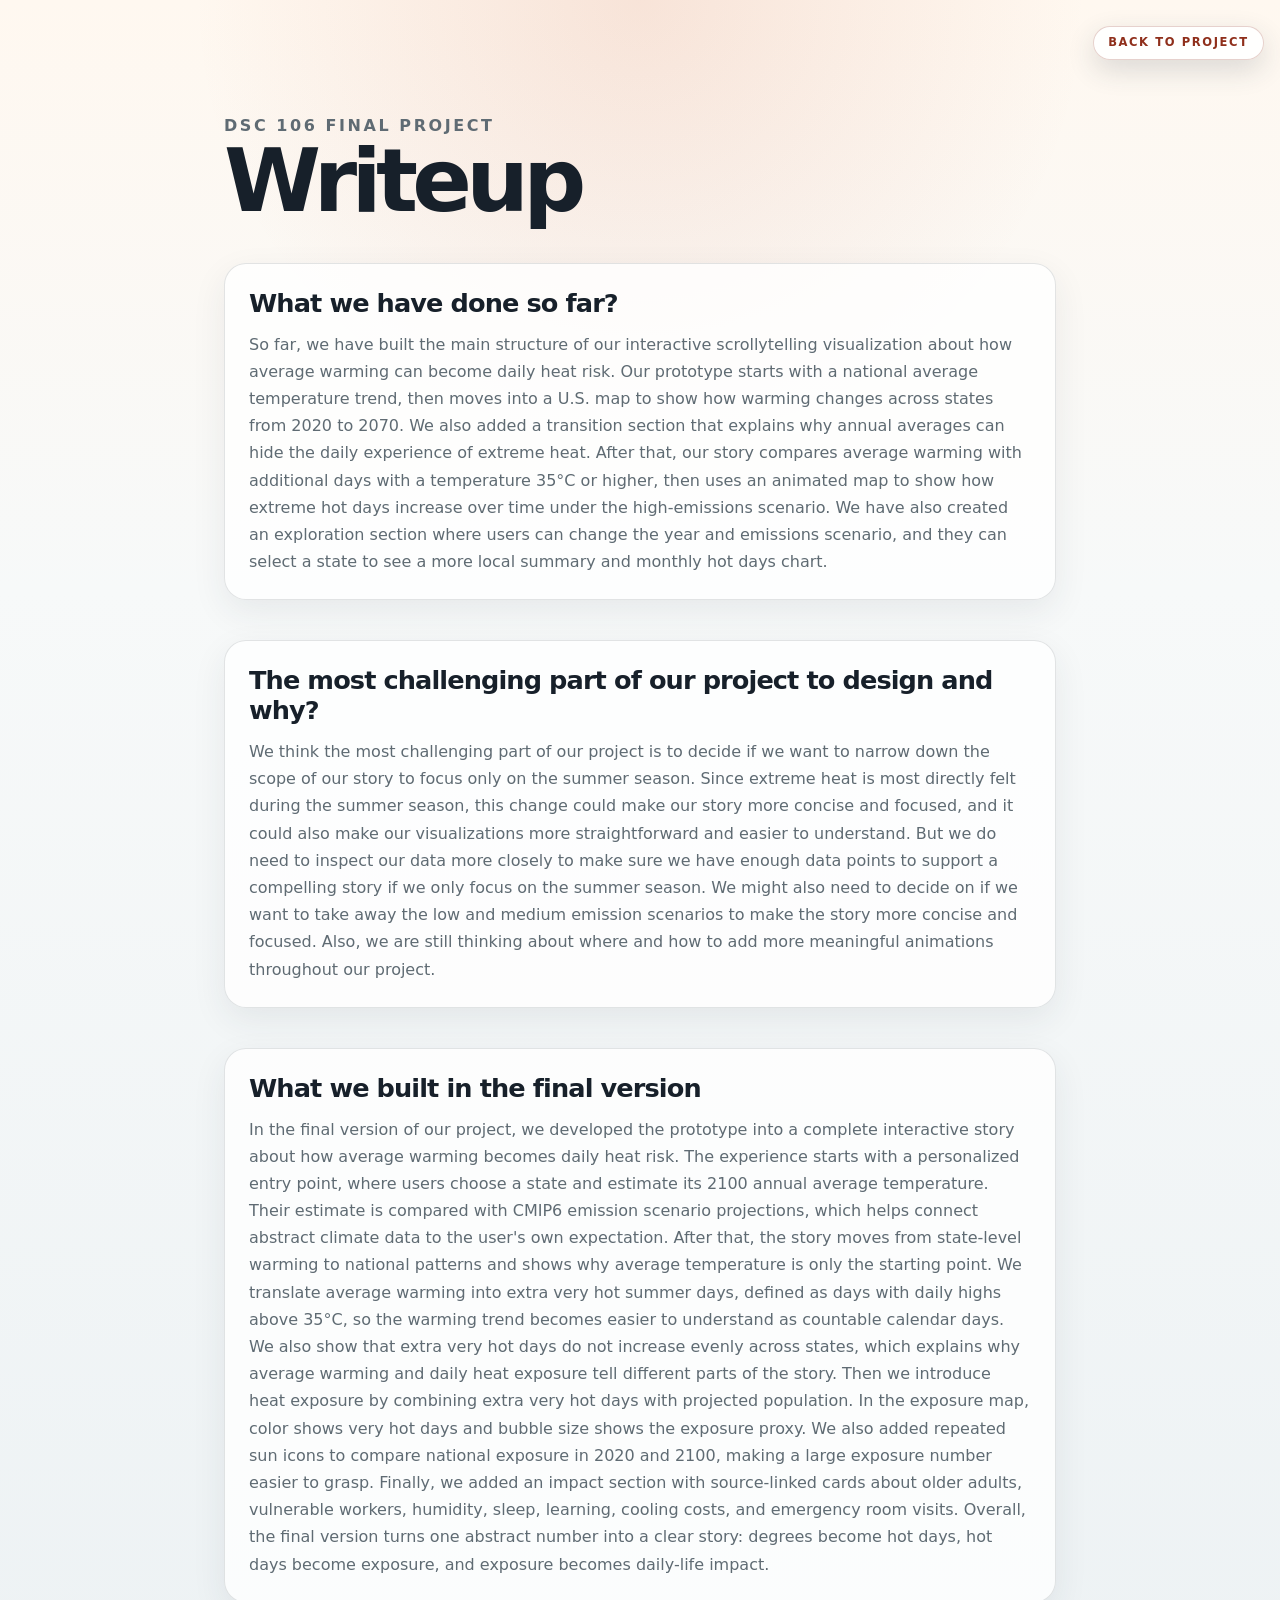
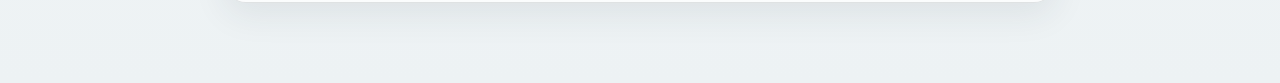
<file: writeup.html>
<!DOCTYPE html>
<html lang="en">
<head>
  <meta charset="UTF-8" />
  <meta name="viewport" content="width=device-width, initial-scale=1.0" />
  <title>Initial Prototype Writeup · When Average Warming Becomes Daily Risk</title>
  <link rel="stylesheet" href="style.css" />
</head>
<body class="writeup-page">
  <a class="writeup-link" href="index.html">Back to Project</a>

  <main class="writeup-container">
    <p class="eyebrow">DSC 106 Final Project</p>
    <h1>Writeup</h1>

    <section>
      <h2>What we have done so far?</h2>
      <p>
        So far, we have built the main structure of our interactive scrollytelling visualization about how average warming can become daily heat risk.
        Our prototype starts with a national average temperature trend, then moves into a U.S. map to show how warming changes across states from 2020 to 2070.
        We also added a transition section that explains why annual averages can hide the daily experience of extreme heat.
        After that, our story compares average warming with additional days with a temperature 35°C or higher, then uses an animated map to show how extreme hot days increase over time under the high-emissions scenario.
        We have also created an exploration section where users can change the year and emissions scenario, and they can select a state to see a more local summary and monthly hot days chart.
      </p>
    </section>

    <section>
      <h2>The most challenging part of our project to design and why?</h2>
      <p>
        We think the most challenging part of our project is to decide if we want to narrow down the scope of our story to focus only on the summer season.
        Since extreme heat is most directly felt during the summer season, this change could make our story more concise and focused, and it could also make our visualizations more straightforward and easier to understand.
        But we do need to inspect our data more closely to make sure we have enough data points to support a compelling story if we only focus on the summer season.
        We might also need to decide on if we want to take away the low and medium emission scenarios to make the story more concise and focused.
        Also, we are still thinking about where and how to add more meaningful animations throughout our project. 
      </p>
    </section>

    <section>
      <h2>What we built in the final version</h2>
      <p>
        In the final version of our project, we developed the prototype into a complete interactive story about how average warming becomes daily heat risk.
        The experience starts with a personalized entry point, where users choose a state and estimate its 2100 annual average temperature.
        Their estimate is compared with CMIP6 emission scenario projections, which helps connect abstract climate data to the user's own expectation.
        After that, the story moves from state-level warming to national patterns and shows why average temperature is only the starting point.
        We translate average warming into extra very hot summer days, defined as days with daily highs above 35°C, so the warming trend becomes easier to understand as countable calendar days.
        We also show that extra very hot days do not increase evenly across states, which explains why average warming and daily heat exposure tell different parts of the story.
        Then we introduce heat exposure by combining extra very hot days with projected population.
        In the exposure map, color shows very hot days and bubble size shows the exposure proxy.
        We also added repeated sun icons to compare national exposure in 2020 and 2100, making a large exposure number easier to grasp.
        Finally, we added an impact section with source-linked cards about older adults, vulnerable workers, humidity, sleep, learning, cooling costs, and emergency room visits.
        Overall, the final version turns one abstract number into a clear story: degrees become hot days, hot days become exposure, and exposure becomes daily-life impact.
      </p>
    </section>

  </main>
</body>
</html>
</file>
<file: style.css>
* {
  box-sizing: border-box;
}

:root {
  --bg: #edf2f4;
  --bg-soft: #f7f9f9;
  --card: rgba(255, 255, 255, 0.94);
  --text: #17202a;
  --muted: #5f6b73;
  --border: rgba(23, 32, 42, 0.12);
  --accent: #c4512c;
  --accent-dark: #8f2f1b;
  --accent-soft: rgba(196, 81, 44, 0.12);
  --heat-soft: #fff3df;
  --shadow: rgba(40, 55, 70, 0.12);
}

html {
  scroll-behavior: smooth;
}

body {
  margin: 0;
  font-family: system-ui, -apple-system, BlinkMacSystemFont, "Segoe UI", sans-serif;
  color: var(--text);
  background:
    radial-gradient(circle at 15% 10%, rgba(136, 178, 196, 0.18), transparent 30rem),
    linear-gradient(180deg, #fff8f0 0%, var(--bg-soft) 26%, var(--bg) 100%);
}

a {
  color: var(--accent-dark);
}

.writeup-link {
  position: fixed;
  top: 1.6rem;
  right: 2rem;
  z-index: 100;
  padding: 0.55rem 0.9rem;
  border: 1px solid rgba(143, 47, 27, 0.18);
  border-radius: 999px;
  background: rgba(255, 255, 255, 0.62);
  color: var(--accent-dark);
  font-size: 0.72rem;
  font-weight: 900;
  letter-spacing: 0.14em;
  text-transform: uppercase;
  text-decoration: none;
  backdrop-filter: blur(10px);
  box-shadow: 0 8px 24px rgba(40, 55, 70, 0.08);
  transition: background 0.2s ease, transform 0.2s ease, box-shadow 0.2s ease;
}

.writeup-link:hover {
  background: rgba(255, 255, 255, 0.9);
  transform: translateY(-1px);
  box-shadow: 0 12px 30px rgba(40, 55, 70, 0.12);
}

@media (max-width: 680px) {
  .writeup-link {
    top: 1rem;
    right: 1rem;
    padding: 0.45rem 0.75rem;
    font-size: 0.65rem;
  }
}

.hero-section {
  min-height: 100vh;
  display: grid;
  place-items: center;
  padding: 4rem 8vw;
  text-align: center;
  background:
    radial-gradient(circle at 50% 42%, rgba(196, 81, 44, 0.12), transparent 26rem),
    linear-gradient(180deg, #fff8f0 0%, #ffeadb 100%);
}

.hero-inner {
  max-width: 1050px;
}

.eyebrow {
  margin: 0 0 0.65rem;
  color: var(--accent-dark);
  font-size: 0.72rem;
  font-weight: 900;
  letter-spacing: 0.16em;
  text-transform: uppercase;
}

.hero-section h1 {
  margin: 0;
  color: var(--text);
  font-size: clamp(3rem, 7vw, 6rem);
  line-height: 0.98;
  letter-spacing: -0.065em;
}

.subtitle {
  max-width: 760px;
  margin: 1.6rem auto 0;
  color: var(--muted);
  font-size: clamp(1rem, 1.5vw, 1.35rem);
  line-height: 1.55;
}

.scroll-cue {
  margin-top: 4rem;
  color: #888;
  font-size: 0.85rem;
  letter-spacing: 0.25em;
  text-transform: uppercase;
}

.scrolly {
  display: grid;
  grid-template-columns: minmax(540px, 58%) minmax(360px, 42%);
  gap: 2rem;
  max-width: 1380px;
  margin: 0 auto;
  padding: 2rem 4vw 5rem;
  align-items: start;
}

.graphic {
  position: sticky;
  top: 1.25rem;
  height: calc(100vh - 2.5rem);
  align-self: start;
}

.sticky-viz {
  height: 100%;
  min-height: 0;
  display: grid;
  grid-template-rows: auto minmax(360px, 1fr) auto;
  gap: 0.55rem;
  overflow: hidden;
  padding: 0.85rem;
  border: 1px solid var(--border);
  border-radius: 24px;
  background: var(--card);
  box-shadow: 0 18px 48px var(--shadow);
  backdrop-filter: blur(12px);
}

.viz-header {
  display: flex;
  justify-content: space-between;
  gap: 1rem;
  align-items: flex-start;
}

.viz-title-block {
  min-width: 0;
}

.viz-header h2 {
  margin: 0;
  color: var(--text);
  font-size: clamp(1.05rem, 1.45vw, 1.45rem);
  line-height: 1.08;
  letter-spacing: -0.045em;
}

#chart-subtitle {
  max-width: 680px;
  margin: 0.3rem 0 0;
  color: var(--muted);
  font-size: 0.78rem;
  line-height: 1.32;
}

.chart-wrap {
  position: relative;
  min-height: 0;
  height: 100%;
  display: grid;
  place-items: stretch;
}

#main-chart {
  width: 100%;
  height: 100%;
  min-height: 420px;
  display: block;
}

.map-year-overlay {
  position: absolute;
  top: 0.8rem;
  right: 1.1rem;
  z-index: 5;
  padding: 0.2rem 0.55rem;
  border-radius: 12px;
  background: rgba(255, 255, 255, 0.78);
  color: var(--text);
  font-size: clamp(2rem, 4vw, 3.2rem);
  font-weight: 900;
  line-height: 1;
  letter-spacing: -0.06em;
  pointer-events: none;
  opacity: 0;
  transition: opacity 0.2s ease, transform 0.2s ease;
}

.map-year-overlay.is-visible {
  opacity: 0.92;
}

.map-year-overlay.is-animating {
  transform: scale(1.02);
}

.state {
  stroke: #ffffff;
  stroke-width: 0.8;
  cursor: pointer;
  transition: opacity 0.15s ease, stroke-width 0.15s ease;
}

.state:hover {
  stroke: #17202a;
  stroke-width: 1.6;
}

.state.highlighted {
  stroke: rgba(23, 32, 42, 0.38);
  stroke-width: 1.1;
}

.state.selected {
  stroke: #17202a;
  stroke-width: 2.4;
}

.axis path,
.axis line {
  stroke: rgba(23, 32, 42, 0.22);
}

.axis text {
  fill: var(--muted);
  font-size: 11px;
}

.grid-line {
  stroke: rgba(23, 32, 42, 0.08);
  shape-rendering: crispEdges;
}

.line-label {
  font-size: 12px;
  font-weight: 800;
  fill: var(--text);
}

.legend-row {
  display: flex;
  align-items: center;
  gap: 0.65rem;
  flex-wrap: wrap;
}

.placeholder-legend {
  min-width: 200px;
  padding: 0.38rem 0.6rem;
  border-radius: 999px;
  background: white;
  border: 1px solid var(--border);
  color: var(--muted);
  font-size: 0.72rem;
  font-family: ui-monospace, SFMono-Regular, Menlo, Monaco, Consolas, "Liberation Mono", monospace;
}

#legend svg {
  display: block;
}

.legend-caption {
  color: var(--muted);
  font-size: 0.78rem;
  font-weight: 700;
}

#map-note {
  margin: 0;
  color: var(--muted);
  font-size: 0.75rem;
}

.tooltip {
  position: fixed;
  z-index: 1000;
  max-width: 260px;
  padding: 0.75rem 0.85rem;
  border-radius: 14px;
  background: rgba(23, 32, 42, 0.94);
  color: white;
  box-shadow: 0 12px 32px rgba(23, 32, 42, 0.28);
  pointer-events: none;
  font-size: 0.82rem;
  line-height: 1.35;
}

.tooltip h3 {
  margin: 0 0 0.35rem;
  font-size: 0.95rem;
  color: white;
}

.tooltip p {
  margin: 0.16rem 0;
  color: rgba(255, 255, 255, 0.86);
}

.tooltip strong {
  color: #ffd0ba;
}

.controls {
  display: none;
  gap: 0.55rem;
  flex-wrap: wrap;
  justify-content: flex-end;
  min-width: 270px;
}

body.explore-mode .controls {
  display: grid;
  grid-template-columns: repeat(2, minmax(165px, 1fr));
  gap: 0.55rem 0.65rem;
  min-width: 410px;
  max-width: 440px;
  align-items: stretch;
}

body.explore-mode .controls label {
  display: grid;
  gap: 0.22rem;
  padding: 0.42rem 0.5rem;
  border: 1px solid rgba(196, 81, 44, 0.12);
  border-radius: 16px;
  background: rgba(255,255,255,0.82);
}

body.explore-mode .controls label:nth-child(2) {
  align-content: start;
}

body.explore-mode .controls select,
body.explore-mode .controls input[type="range"] {
  max-width: none;
  width: 100%;
}

body.explore-mode .controls #year-label {
  display: inline-block;
  margin-left: 0.18rem;
  font-size: 0.96rem;
  font-weight: 900;
}

body.explore-mode .bubble-toggle-label .bubble-toggle-control {
  min-height: 38px;
}

.controls label {
  display: grid;
  gap: 0.18rem;
  color: var(--muted);
  font-size: 0.68rem;
  font-weight: 800;
}

select,
input[type="range"] {
  max-width: 170px;
}

select {
  padding: 0.34rem 0.5rem;
  border: 1px solid var(--border);
  border-radius: 10px;
  background: white;
  color: var(--text);
  font: inherit;
}

input[type="range"] {
  accent-color: var(--accent);
}

#year-label {
  color: var(--text);
  font-size: 0.82rem;
}

.story {
  min-height: 100vh;
}

.step {
  min-height: 88vh;
  display: flex;
  flex-direction: column;
  justify-content: center;
  padding: 4vh 1rem;
  opacity: 0.25;
  transform: translateY(0.45rem);
  transition: opacity 0.35s ease, transform 0.35s ease;
}

.step.is-active {
  opacity: 1;
  transform: translateY(0);
}

.step-number {
  margin: 0 0 0.75rem;
  color: var(--accent-dark);
  font-size: 0.72rem;
  font-weight: 900;
  letter-spacing: 0.16em;
  text-transform: uppercase;
}

.step h2 {
  max-width: 560px;
  margin: 0 0 0.9rem;
  color: var(--text);
  font-size: clamp(2rem, 3.2vw, 3.15rem);
  line-height: 1.03;
  letter-spacing: -0.058em;
}

.step p:not(.step-number) {
  max-width: 510px;
  margin: 0;
  color: var(--muted);
  font-size: clamp(1rem, 1.08vw, 1.12rem);
  line-height: 1.65;
}

body.text-break-active .scrolly {
  display: block;
  max-width: none;
  padding: 0;
}

body.text-break-active .graphic {
  display: none;
}

body.text-break-active .story {
  width: 100%;
  min-height: 100vh;
}

body.text-break-active .story .step {
  visibility: hidden;
}

body.text-break-active .story .step.is-active.text-only-step {
  visibility: visible;
  min-height: 100vh;
  width: min(980px, 88vw);
  margin: 0 auto;
  padding: 0;
  display: flex;
  align-items: center;
  justify-content: center;
  text-align: center;
  opacity: 1;
  transform: none;
}

body.text-break-active .step.is-active.text-only-step .step-number {
  margin-bottom: 1rem;
}

body.text-break-active .step.is-active.text-only-step h2 {
  max-width: 920px;
  margin-left: auto;
  margin-right: auto;
  font-size: clamp(2.8rem, 6vw, 5.2rem);
  line-height: 1.02;
}

body.text-break-active .step.is-active.text-only-step p:not(.step-number) {
  max-width: 760px;
  margin-left: auto;
  margin-right: auto;
  font-size: clamp(1.05rem, 1.55vw, 1.35rem);
  line-height: 1.7;
}

.text-break-svg-title {
  fill: var(--text);
  font-weight: 900;
  letter-spacing: -0.055em;
}

.text-break-svg-body {
  fill: var(--muted);
  font-weight: 500;
}

.impact-placeholder-box {
  fill: rgba(255, 255, 255, 0.88);
  stroke: rgba(143, 47, 27, 0.25);
  stroke-width: 2;
  stroke-dasharray: 7 6;
}

.sticky-viz.step-pulse {
  animation: softPulse 0.55s ease;
}

@keyframes softPulse {
  0% {
    box-shadow: 0 18px 48px var(--shadow);
    transform: scale(1);
  }

  45% {
    box-shadow: 0 22px 58px rgba(196, 81, 44, 0.2);
    transform: scale(1.004);
  }

  100% {
    box-shadow: 0 18px 48px var(--shadow);
    transform: scale(1);
  }
}

.detail-section {
  max-width: 1320px;
  margin: 0 auto;
  padding: 4rem 4vw 5rem;
}

.section-header {
  max-width: 820px;
  margin: 0 auto 1.8rem;
  text-align: center;
}

.section-header h2 {
  margin: 0;
  color: var(--text);
  font-size: clamp(2.1rem, 4.4vw, 4rem);
  line-height: 0.98;
  letter-spacing: -0.06em;
}

.section-header p {
  margin: 1rem auto 0;
  color: var(--muted);
  font-size: 1.02rem;
  line-height: 1.55;
}

.state-picker-row {
  max-width: 420px;
  margin: -0.8rem auto 1.4rem;
  display: grid;
  gap: 0.4rem;
  text-align: left;
}

.state-picker-row label {
  color: var(--accent-dark);
  font-size: 0.72rem;
  font-weight: 900;
  letter-spacing: 0.14em;
  text-transform: uppercase;
}

#state-picker {
  width: 100%;
  max-width: none;
  padding: 0.75rem 0.85rem;
  border: 1px solid var(--border);
  border-radius: 14px;
  background: white;
  color: var(--text);
  font: inherit;
  font-weight: 700;
  box-shadow: 0 8px 24px rgba(40, 55, 70, 0.08);
}

.detail-grid {
  display: grid;
  grid-template-columns: minmax(0, 1.05fr) minmax(320px, 0.8fr);
  gap: 1rem;
  align-items: stretch;
}

.selected-state-panel {
  min-height: 360px;
  padding: 1.35rem;
  border-radius: 22px;
  background:
    radial-gradient(circle at 50% 20%, rgba(196, 81, 44, 0.12), transparent 18rem),
    white;
  border: 1px solid var(--border);
  box-shadow: 0 14px 38px var(--shadow);
  display: flex;
  flex-direction: column;
  justify-content: center;
}

.selected-state-panel h3 {
  margin: 0 0 0.75rem;
  font-size: clamp(2rem, 4vw, 4rem);
  line-height: 0.98;
  letter-spacing: -0.06em;
  color: var(--text);
}

.selected-state-panel p:not(.eyebrow) {
  max-width: 720px;
  color: var(--muted);
  font-size: 1.05rem;
  line-height: 1.65;
}

.snapshot-metrics {
  display: grid;
  grid-template-columns: repeat(3, minmax(0, 1fr));
  gap: 0.85rem;
  margin-top: 1.25rem;
}

.snapshot-metrics div {
  padding: 0.9rem;
  border-radius: 16px;
  background: var(--heat-soft);
  border: 1px solid rgba(196, 81, 44, 0.16);
}

.snapshot-metrics span {
  display: block;
  margin-bottom: 0.25rem;
  color: var(--muted);
  font-size: 0.72rem;
  font-weight: 800;
  text-transform: uppercase;
  letter-spacing: 0.08em;
}

.snapshot-metrics strong {
  color: var(--accent-dark);
  font-size: 0.95rem;
}

.daily-card {
  padding: 1.35rem;
  border-radius: 22px;
  background: white;
  border: 1px solid var(--border);
  box-shadow: 0 14px 38px var(--shadow);
}

.daily-card h3 {
  margin: 0 0 0.75rem;
  font-size: 1.55rem;
  line-height: 1.1;
  letter-spacing: -0.035em;
}

.daily-card p:not(.eyebrow) {
  color: var(--muted);
  line-height: 1.6;
}

.stat-row {
  display: flex;
  justify-content: space-between;
  gap: 1rem;
  padding: 0.85rem 0;
  border-top: 1px solid var(--border);
  color: var(--muted);
}

.stat-row strong {
  color: var(--accent-dark);
  text-align: right;
}

.monthly-panel {
  display: grid;
  grid-template-columns: minmax(260px, 0.62fr) minmax(0, 1.38fr);
  gap: 1rem;
  margin-top: 0.9rem;
  padding: 0.9rem;
  border: 1px solid var(--border);
  border-radius: 24px;
  background: rgba(255, 255, 255, 0.68);
}

.monthly-panel h3 {
  margin: 0 0 0.7rem;
  font-size: 1.45rem;
  line-height: 1.05;
  letter-spacing: -0.04em;
}

.monthly-panel p:not(.eyebrow) {
  color: var(--muted);
  line-height: 1.55;
}

.monthly-chart-card {
  min-height: 260px;
  padding: 0.75rem;
  border-radius: 22px;
  background: white;
  border: 1px solid var(--border);
  box-shadow: 0 10px 28px rgba(40, 55, 70, 0.08);
}

#monthly-chart {
  width: 100%;
  height: 100%;
  min-height: 240px;
  display: block;
}

.month-bar {
  fill: var(--accent);
  opacity: 0.82;
}

.month-bar:hover {
  opacity: 1;
}

.monthly-empty-text {
  fill: var(--muted);
  font-size: 14px;
  text-anchor: middle;
}

.closing {
  padding: 5rem 8vw 6rem;
  background: #17202a;
  color: white;
}

.closing .eyebrow {
  color: #ffb18f;
}

.closing h2 {
  max-width: 980px;
  margin: 0 0 1.2rem;
  font-size: clamp(2.2rem, 4.6vw, 4.5rem);
  line-height: 1.02;
  letter-spacing: -0.055em;
}

.closing p:not(.eyebrow) {
  max-width: 780px;
  color: #e8e8e8;
  font-size: 1.15rem;
  line-height: 1.6;
}

footer {
  padding: 2.4rem 8vw;
  text-align: center;
  color: var(--muted);
  font-size: 0.86rem;
  background: #f7f9f9;
}

footer p {
  margin: 0;
}

@media (max-width: 1050px) {
  .scrolly,
  .detail-grid,
  .monthly-panel {
    grid-template-columns: 1fr;
  }

  .graphic {
    position: relative;
    top: auto;
    height: auto;
  }

  .sticky-viz {
    min-height: 620px;
  }

  .step {
    min-height: 72vh;
  }

  .selected-state-panel {
    min-height: 280px;
  }
}

@media (max-width: 680px) {
  .hero-section {
    padding: 3rem 1.2rem;
  }

  .hero-section h1 {
    font-size: clamp(2.4rem, 13vw, 4.2rem);
  }

  .scrolly,
  .detail-section {
    padding-left: 1rem;
    padding-right: 1rem;
  }

  .viz-header {
    display: block;
  }

  .controls {
    margin-top: 0.9rem;
    justify-content: flex-start;
  }

  body.explore-mode .controls {
    display: grid;
    grid-template-columns: 1fr;
    min-width: 0;
    max-width: 100%;
  }

  .sticky-viz {
    min-height: 560px;
    padding: 0.75rem;
    border-radius: 18px;
  }

  #main-chart {
    min-height: 360px;
  }

  .state-picker-row {
    margin-top: 0;
  }

  .snapshot-metrics {
    grid-template-columns: 1fr;
  }

  .monthly-chart-card {
    min-height: 240px;
  }
}

/* add summary for line plots */
.trend-summary {
  position: absolute;         
  top: 0.5rem;
  left: 0.5rem;
  z-index: 4;
  display: none;               
  flex-direction: column;
  padding: 0.5rem 0.75rem;
  border-radius: 10px;
  background: var(--heat-soft);
  border: 1px solid rgba(196, 81, 44, 0.18);
  box-shadow: 0 4px 12px rgba(40, 55, 70, 0.08);
  opacity: 0;
  transform: translateY(4px);
  transition: opacity 0.4s ease, transform 0.4s ease;
  pointer-events: none;
}

.trend-summary.is-active {
  display: flex;             
}

.trend-summary.is-visible {
  opacity: 1;
  transform: translateY(0);
}

.trend-summary.is-active.is-visible {
  opacity: 1;
  transform: translateY(0);
}

.trend-summary-label {
  margin: 0 0 0.25rem;
  color: var(--accent-dark);
  font-size: 0.85rem;
  font-weight: 900;
  letter-spacing: 0.12em;
  text-transform: uppercase;
}

.trend-summary-rows {
  display: flex;
  flex-direction: column;
  gap: 0.1rem;
}

.trend-summary-row {
  display: flex;
  align-items: center;
  gap: 0.45rem;
  font-size: 0.8rem;
  line-height: 1.3;
  white-space: nowrap;        
}

.trend-summary-row .dot {
  width: 7px;
  height: 7px;
  border-radius: 50%;
  flex-shrink: 0;
}

.trend-summary-row .name {
  color: var(--text);
  font-weight: 600;
}

.trend-summary-row .value {
  font-weight: 800;
  font-variant-numeric: tabular-nums;
}


.hover-line {
  stroke: rgba(23, 32, 42, 0.4);
  stroke-width: 1;
  stroke-dasharray: 3 3;
  pointer-events: none;
}

.hover-dot {
  stroke: white;
  stroke-width: 2;
  pointer-events: none;
}

body.no-tooltip .tooltip {
  display: none !important;
}

body.no-tooltip:not(.explore-mode) .state {
  pointer-events: none;        
}

/* step8impact */
.impact-fill {
  position: absolute;
  inset: 0;
  display: flex;
  padding: 0.5rem;
  box-sizing: border-box;
}
 
.impact-viz-content {
  width: 100%;
  height: 100%;
  font-family: system-ui, -apple-system, sans-serif;
  color: var(--text);
  display: flex;
  flex-direction: column;
  gap: 0.6rem;
  box-sizing: border-box;
}
 
/* ---------- Rows container ---------- */
.impact-viz-rows {
  flex: 1 1 auto;
  display: flex;
  flex-direction: column;
  justify-content: space-between;
  gap: 0.22rem;
  min-height: 0;
}

/* ---------- One row per impact ---------- */
.impact-viz-row {
  display: grid;
  grid-template-columns: 34px 1fr;
  gap: 0.72rem;
  padding: 0.38rem 0;
  border-top: 1px solid var(--border);
}

.impact-viz-row:first-child {
  border-top: none;
  padding-top: 0.15rem;
}

.ivr-head {
  display: flex;
  align-items: baseline;
  gap: 0.65rem;
  margin-bottom: 0.12rem;
  flex-wrap: wrap;
}

.ivr-label {
  font-size: 0.64rem;
  letter-spacing: 0.16em;
  font-weight: 800;
  color: var(--muted);
  min-width: 100px;
}

.ivr-stat {
  font-size: 1.05rem;
  font-weight: 800;
  color: var(--text);
  letter-spacing: -0.02em;
}

.ivr-unit {
  font-size: 0.7rem;
  font-weight: 500;
  color: var(--muted);
  margin-left: 0.15rem;
}

.ivr-desc {
  margin: 0.1rem 0 0.18rem;
  font-size: 0.78rem;
  line-height: 1.32;
  color: var(--muted);
}

.ivr-cite {
  margin: 0;
  font-size: 0.64rem;
  font-style: italic;
  color: #a0a8ad;
}

/* ---------- Equity kicker ---------- */
.impact-viz-equity {
  flex: 0 0 auto;
  padding: 0.5rem 0.75rem;
  background: #fbf7f4;
  border-left: 3px solid var(--accent-dark);
  border-radius: 0 8px 8px 0;
}

.ive-tag {
  display: block;
  font-size: 0.58rem;
  letter-spacing: 0.16em;
  font-weight: 800;
  color: var(--accent-dark);
  margin-bottom: 0.22rem;
}

.impact-viz-equity p {
  margin: 0;
  font-size: 0.72rem;
  line-height: 1.35;
  color: var(--text);
  font-weight: 500;
}





.writeup-page {
  background:
    radial-gradient(circle at 50% 0%, rgba(196, 81, 44, 0.12), transparent 28rem),
    linear-gradient(180deg, #fff8f0 0%, var(--bg-soft) 35%, var(--bg) 100%);
}

.writeup-container {
  max-width: 880px;
  margin: 0 auto;
  padding: 7rem 1.5rem 5rem;
}

.writeup-container h1 {
  margin: 0 0 2rem;
  color: var(--text);
  font-size: clamp(3rem, 7vw, 5.5rem);
  line-height: 0.95;
  letter-spacing: -0.065em;
}

.writeup-container section {
  margin-top: 2.5rem;
  padding: 1.5rem;
  border: 1px solid var(--border);
  border-radius: 22px;
  background: rgba(255, 255, 255, 0.78);
  box-shadow: 0 12px 34px rgba(40, 55, 70, 0.08);
}

.writeup-container h2 {
  margin: 0 0 0.8rem;
  color: var(--text);
  font-size: 1.6rem;
  letter-spacing: -0.035em;
}

.writeup-container p {
  margin: 0;
  color: var(--muted);
  font-size: 1rem;
  line-height: 1.7;
}
.line-annotation-label {
  paint-order: stroke;
  stroke: rgba(255, 255, 255, 0.82);
  stroke-width: 3px;
  stroke-linejoin: round;
}

.baseline-label {
  paint-order: stroke;
  stroke: rgba(255, 255, 255, 0.85);
  stroke-width: 3px;
  stroke-linejoin: round;
}

.tooltip .tooltip-muted {
  color: rgba(255, 255, 255, 0.68);
  font-size: 0.74rem;
}

/* Plot 01 polish: compact card + cleaner caption */
.trend-summary {
  top: 0.75rem;
  left: 0.85rem;
  width: min(310px, calc(100% - 1.7rem));
  padding: 0.62rem 0.78rem;
  border-radius: 16px;
  background: rgba(255, 247, 235, 0.92);
  border: 1px solid rgba(196, 81, 44, 0.16);
  box-shadow: 0 10px 24px rgba(40, 55, 70, 0.10);
  backdrop-filter: blur(8px);
}
.trend-summary-label {
  margin-bottom: 0.32rem;
  font-size: 0.72rem;
  letter-spacing: 0.13em;
}
.trend-summary-rows {
  gap: 0.02rem;
}
.trend-summary-row {
  display: grid;
  grid-template-columns: 9px 1fr auto;
  gap: 0.42rem;
  font-size: 0.75rem;
  line-height: 1.25;
}
.trend-summary-row .dot {
  width: 7px;
  height: 7px;
  align-self: center;
}
.trend-summary-row .name {
  overflow: hidden;
  text-overflow: ellipsis;
  white-space: nowrap;
}
.trend-summary-row .value {
  font-weight: 900;
  white-space: nowrap;
}

.line-caption {
  width: 100%;
  padding: 0.55rem 0.75rem;
  border-radius: 999px;
  background: rgba(255, 255, 255, 0.78);
  border: 1px solid rgba(23, 32, 42, 0.10);
  color: var(--muted);
  box-shadow: 0 6px 18px rgba(40,55,70,0.06);
}
.line-caption .legend-caption {
  font-family: system-ui, -apple-system, BlinkMacSystemFont, "Segoe UI", sans-serif;
  font-size: 0.72rem;
  line-height: 1.3;
  font-weight: 700;
  color: #65717a;
}

.animated-exposure-legend {
  display: flex;
  flex-direction: column;
  gap: 0.32rem;
  border-radius: 20px;
  padding: 0.62rem 0.82rem;
}

.animated-exposure-legend svg {
  width: 320px;
  max-width: 100%;
  height: 52px;
}

.animated-exposure-legend .legend-caption {
  font-size: 0.72rem;
}


/* Intro expectation gate */
body.intro-locked {
  overflow: hidden;
  height: 100vh;
  overscroll-behavior: none;
}

.hero-section {
  padding-top: 2.2rem;
  padding-bottom: 2rem;
}

.hero-inner {
  max-width: 1120px;
}

.hero-section h1 {
  font-size: clamp(2.65rem, 6.1vw, 5.45rem);
}

.hero-section .subtitle {
  margin-top: 1.05rem;
}

.expectation-intro {
  width: min(980px, 92vw);
  margin: 1.6rem auto 0;
  padding: 1rem;
  border: 1px solid rgba(143, 47, 27, 0.16);
  border-radius: 26px;
  background: rgba(255, 255, 255, 0.62);
  box-shadow: 0 14px 36px rgba(40, 55, 70, 0.10);
  backdrop-filter: blur(12px);
}

.expectation-prompt {
  margin: 0 0 0.85rem;
  color: var(--text);
  font-size: clamp(1rem, 1.3vw, 1.2rem);
  font-weight: 800;
  letter-spacing: -0.02em;
}

.expectation-form {
  display: grid;
  grid-template-columns: repeat(2, minmax(220px, 1fr));
  gap: 0.85rem;
}

.expectation-field {
  position: relative;
  display: grid;
  gap: 0.35rem;
  text-align: left;
}

.expectation-field span {
  color: var(--accent-dark);
  font-size: 0.72rem;
  font-weight: 900;
  letter-spacing: 0.12em;
  text-transform: uppercase;
}

.expectation-field input {
  width: 100%;
  min-height: 3.25rem;
  padding: 0.85rem 1rem;
  border: 1px solid rgba(23, 32, 42, 0.16);
  border-radius: 16px;
  background: rgba(255, 255, 255, 0.92);
  color: var(--text);
  font: inherit;
  font-size: 1rem;
  box-shadow: inset 0 1px 0 rgba(255, 255, 255, 0.8);
  outline: none;
  transition: border-color 0.18s ease, box-shadow 0.18s ease, transform 0.18s ease;
}

.expectation-field input:focus {
  border-color: rgba(196, 81, 44, 0.46);
  box-shadow: 0 0 0 4px rgba(196, 81, 44, 0.11);
}

.expectation-field input.is-invalid {
  border-color: rgba(143, 47, 27, 0.65);
  box-shadow: 0 0 0 4px rgba(196, 81, 44, 0.13);
}

.state-suggestions {
  position: absolute;
  left: 0;
  right: 0;
  top: calc(100% + 0.35rem);
  z-index: 30;
  display: none;
  max-height: 15.5rem;
  overflow-y: auto;
  overflow-x: hidden;
  overscroll-behavior: contain;
  -webkit-overflow-scrolling: touch;
  padding: 0.35rem;
  border: 1px solid rgba(23, 32, 42, 0.14);
  border-radius: 16px;
  background: rgba(255, 255, 255, 0.98);
  box-shadow: 0 18px 34px rgba(40, 55, 70, 0.16);
}

.state-suggestions::-webkit-scrollbar {
  width: 8px;
}

.state-suggestions::-webkit-scrollbar-thumb {
  background: rgba(143, 47, 27, 0.28);
  border-radius: 999px;
}

.state-suggestions.is-open {
  display: grid;
  gap: 0.18rem;
}

.state-suggestion-item {
  width: 100%;
  padding: 0.72rem 0.85rem;
  border: 0;
  border-radius: 12px;
  background: transparent;
  color: var(--text);
  font: inherit;
  font-size: 0.95rem;
  font-weight: 750;
  text-align: left;
  cursor: pointer;
}

.state-suggestion-item:hover,
.state-suggestion-item:focus-visible {
  background: rgba(196, 81, 44, 0.10);
  outline: none;
}

.intro-form-note {
  min-height: 1.1rem;
  margin: 0.72rem 0 0;
  color: #7e878d;
  font-size: 0.88rem;
}

.intro-locked-cue {
  margin-top: 1.55rem;
}

body.intro-complete .intro-locked-cue {
  color: #888;
}

.expectation-result {
  min-height: 100vh;
  max-width: 1380px;
  margin: 0 auto;
  padding: clamp(2rem, 5vh, 4rem) 4vw;
  box-sizing: border-box;
  display: flex;
  align-items: center;
  justify-content: center;
}

.expectation-result[hidden] {
  display: none;
}

.expectation-result-card {
  width: 100%;
  display: grid;
  grid-template-columns: minmax(360px, 1.08fr) minmax(380px, 0.92fr);
  gap: 1.2rem;
  align-items: stretch;
  padding: clamp(1.6rem, 3vw, 2.4rem);
  border: 1px solid rgba(143, 47, 27, 0.16);
  border-radius: 28px;
  background: rgba(255, 255, 255, 0.9);
  box-shadow: 0 18px 46px rgba(40, 55, 70, 0.11);
}

.expectation-result-copy {
  display: flex;
  flex-direction: column;
  justify-content: center;
  min-height: min(54vh, 520px);
}

.expectation-result-copy h2 {
  max-width: 780px;
  margin: 0;
  color: var(--text);
  font-size: clamp(2rem, 3.2vw, 3.2rem);
  line-height: 1.03;
  letter-spacing: -0.058em;
}

.expectation-result-copy p:not(.eyebrow) {
  max-width: 760px;
  margin: 1rem 0 0;
  color: var(--muted);
  font-size: 1.02rem;
  line-height: 1.62;
}

.expectation-result-values {
  display: grid;
  grid-template-columns: repeat(2, minmax(0, 1fr));
  gap: 0.75rem;
}

.expectation-value-card {
  display: grid;
  align-content: center;
  min-height: 96px;
  padding: 0.85rem;
  border: 1px solid rgba(23, 32, 42, 0.10);
  border-radius: 20px;
  background: rgba(247, 249, 249, 0.86);
}

.expectation-value-card.is-closest {
  border-color: rgba(196, 81, 44, 0.35);
  background: rgba(255, 243, 223, 0.95);
  box-shadow: inset 0 0 0 1px rgba(196, 81, 44, 0.08);
}

.expectation-value-card span {
  color: var(--muted);
  font-size: 0.7rem;
  font-weight: 900;
  letter-spacing: 0.12em;
  text-transform: uppercase;
}

.expectation-value-card strong {
  margin-top: 0.22rem;
  color: var(--text);
  font-size: clamp(1.35rem, 2vw, 2rem);
  letter-spacing: -0.04em;
}

.expectation-value-card small {
  margin-top: 0.2rem;
  color: var(--muted);
  font-size: 0.78rem;
  line-height: 1.25;
}

@media (max-width: 860px) {
  .expectation-form,
  .expectation-result-card,
  .expectation-result-values {
    grid-template-columns: 1fr;
  }

  .hero-section {
    min-height: auto;
    padding-top: 4.5rem;
    padding-bottom: 3rem;
  }
}

/* State change expectation follow-up */
.state-change-result {
  min-height: 100vh;
  display: grid;
  place-items: center;
  padding: clamp(2.5rem, 6vw, 5rem) clamp(1.2rem, 4vw, 4rem);
  background:
    radial-gradient(circle at 18% 15%, rgba(255, 229, 205, 0.62), transparent 32%),
    linear-gradient(180deg, #fffaf5 0%, #f5efe7 100%);
}

.state-change-result[hidden] {
  display: none;
}

.state-change-card {
  width: min(1160px, 100%);
  min-height: min(760px, calc(100vh - 5rem));
  display: grid;
  grid-template-rows: auto 1fr auto;
  gap: clamp(1rem, 2.2vw, 1.8rem);
  padding: clamp(1.4rem, 3vw, 2.4rem);
  border: 1px solid rgba(23, 32, 42, 0.11);
  border-radius: 34px;
  background: rgba(255, 255, 255, 0.80);
  box-shadow: 0 28px 90px rgba(86, 55, 32, 0.12);
}

.state-change-copy {
  max-width: 980px;
}

.state-change-copy h2 {
  margin: 0.25rem 0 0.65rem;
  font-size: clamp(2rem, 4.6vw, 4.4rem);
  line-height: 0.97;
  letter-spacing: -0.06em;
  color: #17202a;
}

.state-change-copy p:not(.eyebrow) {
  max-width: 850px;
  margin: 0;
  color: #5f6b73;
  font-size: clamp(1rem, 1.55vw, 1.22rem);
  line-height: 1.55;
}

.state-change-blocks {
  display: grid;
  grid-template-columns: repeat(2, minmax(0, 1fr));
  gap: clamp(1rem, 2vw, 1.6rem);
  align-items: stretch;
}

.state-change-state-card {
  position: relative;
  display: grid;
  grid-template-rows: auto auto 1fr;
  min-height: 355px;
  padding: clamp(1.1rem, 2vw, 1.65rem);
  border-radius: 28px;
  border: 1px solid rgba(23, 32, 42, 0.10);
  background: rgba(255, 255, 255, 0.78);
  overflow: hidden;
}

.state-change-state-card.is-top {
  border-color: rgba(196, 81, 44, 0.34);
  box-shadow: inset 0 0 0 1px rgba(196, 81, 44, 0.14);
}

.state-change-state-card.is-selected {
  border-color: rgba(79, 143, 192, 0.30);
}

.state-change-card-header {
  display: flex;
  align-items: flex-start;
  justify-content: space-between;
  gap: 1rem;
}

.state-change-card-header span {
  display: inline-flex;
  padding: 0.35rem 0.62rem;
  border-radius: 999px;
  background: rgba(23, 32, 42, 0.07);
  color: #5f6b73;
  font-size: 0.72rem;
  font-weight: 900;
  letter-spacing: 0.07em;
  text-transform: uppercase;
}

.state-change-card-header h3 {
  margin: 0.45rem 0 0;
  color: #17202a;
  font-size: clamp(1.55rem, 3vw, 2.65rem);
  line-height: 1;
  letter-spacing: -0.055em;
}

.state-change-year-pill {
  flex: 0 0 auto;
  min-width: 72px;
  padding: 0.55rem 0.7rem;
  border-radius: 18px;
  background: #17202a;
  color: #fffaf5;
  text-align: center;
  font-size: 1.1rem;
  font-weight: 900;
}

.state-change-value-row {
  display: flex;
  align-items: baseline;
  gap: 0.4rem;
  margin-top: 1.05rem;
}

.state-change-value-row strong {
  color: #c4512c;
  font-size: clamp(2.5rem, 5.2vw, 4.8rem);
  line-height: 0.9;
  letter-spacing: -0.07em;
}

.state-change-value-row small {
  color: #5f6b73;
  font-weight: 800;
}

.state-change-tiles {
  align-self: end;
  display: grid;
  grid-template-columns: repeat(10, 1fr);
  gap: 7px;
  margin-top: 1.1rem;
}

.state-change-tiles span {
  aspect-ratio: 1;
  border-radius: 6px;
  background: #f0e8df;
  border: 1px solid rgba(23, 32, 42, 0.06);
  transition: background-color 220ms ease, opacity 220ms ease, transform 220ms ease;
}

.state-change-tiles span.is-filled {
  background: #c4512c;
  opacity: 0.88;
  transform: translateY(-1px);
}

.state-change-state-note {
  margin-top: 0.75rem;
  color: #6d767d;
  font-size: 0.88rem;
  line-height: 1.45;
}

.state-change-note {
  margin: 0;
  color: #7a858d;
  font-size: 0.9rem;
  font-style: italic;
  text-align: center;
}

@media (max-width: 860px) {
  .state-change-blocks {
    grid-template-columns: 1fr;
  }

  .state-change-card {
    min-height: auto;
  }
}

/* State-change follow-up: state-shape map cards */
.state-change-blocks {
  display: grid;
  grid-template-columns: 1fr;
  gap: clamp(0.9rem, 1.8vw, 1.35rem);
  align-items: stretch;
}

.state-change-controls {
  display: flex;
  align-items: center;
  gap: 1rem;
  padding: 0.75rem 0.9rem;
  border-radius: 22px;
  background: rgba(255, 255, 255, 0.70);
  border: 1px solid rgba(23, 32, 42, 0.10);
}

.state-change-play-toggle {
  appearance: none;
  border: 0;
  border-radius: 999px;
  padding: 0.72rem 1.15rem;
  background: #17202a;
  color: #fffaf5;
  font-weight: 900;
  letter-spacing: 0.02em;
  cursor: pointer;
  min-width: 92px;
}

.state-change-slider-wrap {
  display: grid;
  grid-template-columns: 1fr;
  gap: 0.42rem;
  flex: 1;
  min-width: 280px;
  color: #5f6b73;
  font-size: 0.9rem;
  font-weight: 900;
}

.state-change-slider-top {
  display: flex;
  align-items: center;
  justify-content: space-between;
  gap: 0.9rem;
}

.state-change-slider-label {
  letter-spacing: 0.04em;
  text-transform: uppercase;
}

.state-change-year-output {
  min-width: 4.4rem;
  padding: 0.28rem 0.72rem;
  border-radius: 999px;
  background: rgba(196, 81, 44, 0.12);
  color: #8f2f1b;
  font-size: 0.95rem;
  font-weight: 950;
  text-align: center;
}

.state-change-slider-wrap input[type="range"] {
  width: 100%;
  height: 0.55rem;
  accent-color: #c4512c;
  cursor: pointer;
}

.state-change-slider-wrap input[type="range"]:disabled {
  opacity: 0.42;
  cursor: not-allowed;
}

.state-change-slider-ticks {
  display: flex;
  justify-content: space-between;
  color: #9a8b7a;
  font-size: 0.72rem;
  font-weight: 800;
  padding: 0 0.1rem;
}

.state-change-slider-help {
  color: #7a858d;
  font-size: 0.86rem;
  font-style: italic;
  white-space: nowrap;
}

.state-change-map-cards {
  display: grid;
  grid-template-columns: repeat(2, minmax(0, 1fr));
  gap: clamp(1rem, 2vw, 1.6rem);
  align-items: stretch;
}

.state-change-state-card.state-shape-card {
  min-height: 430px;
  grid-template-rows: auto minmax(190px, 1fr) auto auto;
}

.state-shape-stage {
  position: relative;
  display: grid;
  place-items: center;
  margin: 0.8rem 0 0.6rem;
  min-height: 205px;
  border-radius: 24px;
  background:
    radial-gradient(circle at 40% 35%, rgba(255,255,255,0.90), transparent 35%),
    rgba(245, 239, 231, 0.72);
  border: 1px solid rgba(23, 32, 42, 0.08);
  overflow: hidden;
}

.state-shape-svg {
  width: 100%;
  height: 100%;
  min-height: 190px;
}

.state-shape-path {
  filter: drop-shadow(0 14px 22px rgba(86, 55, 32, 0.16));
  transition: fill 260ms ease;
}

.state-shape-card .state-change-value-row {
  margin-top: 0.35rem;
}

@media (max-width: 860px) {
  .state-change-map-cards {
    grid-template-columns: 1fr;
  }

  .state-change-controls {
    flex-wrap: wrap;
  }

  .state-change-slider-wrap {
    width: 100%;
    min-width: 0;
  }

  .state-change-slider-help {
    white-space: normal;
  }
}

/* Transition from personalized state check to national Plot 01 */
.us-transition {
  min-height: 62vh;
  display: grid;
  place-items: center;
  padding: clamp(3.2rem, 7vw, 6rem) 8vw;
  background:
    radial-gradient(circle at 50% 48%, rgba(196, 81, 44, 0.12), transparent 24rem),
    linear-gradient(180deg, #f5efe7 0%, #fff8f0 62%, rgba(247, 249, 249, 0.98) 100%);
  text-align: center;
}

.us-transition-inner {
  width: min(960px, 100%);
}

.us-transition h2 {
  margin: 0;
  color: #17202a;
  font-size: clamp(2.4rem, 6vw, 5.8rem);
  line-height: 0.95;
  letter-spacing: -0.07em;
}

.us-transition p:not(.eyebrow) {
  max-width: 760px;
  margin: 1.05rem auto 0;
  color: #5f6b73;
  font-size: clamp(1rem, 1.55vw, 1.28rem);
  line-height: 1.55;
}

.state-change-continue {
  justify-self: center;
  appearance: none;
  margin-top: 0.25rem;
  border: 0;
  border-radius: 999px;
  padding: 0.82rem 1.35rem;
  background: #17202a;
  color: #fffaf5;
  font: inherit;
  font-size: 0.82rem;
  font-weight: 950;
  letter-spacing: 0.14em;
  text-transform: uppercase;
  cursor: pointer;
  box-shadow: 0 14px 28px rgba(23, 32, 42, 0.16);
  transition: transform 0.18s ease, box-shadow 0.18s ease, background 0.18s ease;
}

.state-change-continue:hover,
.state-change-continue:focus-visible {
  transform: translateY(-1px);
  background: #243241;
  box-shadow: 0 18px 34px rgba(23, 32, 42, 0.20);
  outline: none;
}

@media (max-width: 860px) {
  .us-transition {
    min-height: 54vh;
    padding-inline: 1.4rem;
  }
}


/* Immersive intro/results refinement: reduce heavy card surfaces */
.expectation-result {
  max-width: none;
  padding: clamp(2rem, 5vh, 4rem) 7vw;
  background:
    radial-gradient(circle at 75% 20%, rgba(196, 81, 44, 0.10), transparent 30rem),
    linear-gradient(180deg, #ffeadb 0%, #fff8f0 56%, #f5efe7 100%);
}

.expectation-result-card {
  width: min(1260px, 100%);
  padding: 0;
  border: 0;
  border-radius: 0;
  background: transparent;
  box-shadow: none;
  align-items: center;
}

.expectation-result-copy {
  min-height: auto;
  padding: clamp(1.25rem, 2.4vw, 2rem);
  border-radius: 28px;
  background: rgba(255, 248, 240, 0.58);
  border: 1px solid rgba(143, 47, 27, 0.12);
  backdrop-filter: blur(12px);
}

.expectation-result-values {
  align-content: center;
}

.expectation-value-card {
  background: rgba(255, 248, 240, 0.48);
  border-color: rgba(143, 47, 27, 0.10);
  box-shadow: none;
  backdrop-filter: blur(10px);
}

.expectation-value-card.is-closest {
  background: rgba(255, 234, 219, 0.66);
  border-color: rgba(196, 81, 44, 0.32);
}

.state-change-result {
  background:
    radial-gradient(circle at 22% 20%, rgba(196, 81, 44, 0.12), transparent 32rem),
    radial-gradient(circle at 82% 72%, rgba(136, 178, 196, 0.14), transparent 28rem),
    linear-gradient(180deg, #f5efe7 0%, #fff8f0 72%, #f7f9f9 100%);
}

.state-change-card {
  width: min(1240px, 100%);
  min-height: min(820px, calc(100vh - 4rem));
  padding: clamp(1rem, 2.4vw, 2rem) 0;
  border: 0;
  border-radius: 0;
  background: transparent;
  box-shadow: none;
}

.state-change-copy {
  max-width: 980px;
  padding: clamp(1.15rem, 2.2vw, 1.75rem);
  border-radius: 28px;
  background: rgba(255, 248, 240, 0.56);
  border: 1px solid rgba(143, 47, 27, 0.12);
  backdrop-filter: blur(12px);
}

.state-change-controls {
  justify-self: start;
  background: rgba(255, 248, 240, 0.54);
  border-color: rgba(143, 47, 27, 0.10);
  backdrop-filter: blur(10px);
}

.state-change-state-card.state-shape-card {
  background: rgba(255, 248, 240, 0.42);
  border-color: rgba(143, 47, 27, 0.10);
  box-shadow: none;
  backdrop-filter: blur(10px);
}

.state-shape-stage {
  background:
    radial-gradient(circle at 40% 35%, rgba(255,248,240,0.86), transparent 35%),
    rgba(245, 239, 231, 0.42);
}

.state-change-note {
  padding: 0.25rem 0.5rem;
}

.state-change-continue {
  display: none !important;
}

.us-transition {
  min-height: 58vh;
  background:
    radial-gradient(circle at 50% 48%, rgba(196, 81, 44, 0.12), transparent 24rem),
    linear-gradient(180deg, #fff8f0 0%, rgba(247, 249, 249, 0.98) 100%);
}

.us-transition-inner {
  width: min(980px, 100%);
}

.us-transition p:not(.eyebrow) {
  background: rgba(255, 248, 240, 0.52);
  border: 1px solid rgba(143, 47, 27, 0.10);
  border-radius: 999px;
  padding: 0.9rem 1.15rem;
  backdrop-filter: blur(10px);
}

/* Improved state-change playback slider */
.state-change-slider-wrap input[type="range"] {
  appearance: none;
  -webkit-appearance: none;
  height: 0.75rem;
  border-radius: 999px;
  background: linear-gradient(90deg, rgba(196,81,44,0.28), rgba(196,81,44,0.10));
  border: 1px solid rgba(143,47,27,0.16);
  padding: 0;
}

.state-change-slider-wrap input[type="range"]::-webkit-slider-thumb {
  -webkit-appearance: none;
  appearance: none;
  width: 1.15rem;
  height: 1.15rem;
  border-radius: 50%;
  background: #c4512c;
  border: 3px solid #fff8f0;
  box-shadow: 0 0.18rem 0.6rem rgba(143,47,27,0.28);
}

.state-change-slider-wrap input[type="range"]::-moz-range-thumb {
  width: 1.15rem;
  height: 1.15rem;
  border-radius: 50%;
  background: #c4512c;
  border: 3px solid #fff8f0;
  box-shadow: 0 0.18rem 0.6rem rgba(143,47,27,0.28);
}

.state-change-slider-wrap input[type="range"]:disabled {
  opacity: 0.55;
  cursor: not-allowed;
}

.state-change-slider-wrap input[type="range"]:disabled::-webkit-slider-thumb {
  background: #9a8b7a;
}

.state-change-slider-wrap input[type="range"]:disabled::-moz-range-thumb {
  background: #9a8b7a;
}

/* Align the state-change year pill, slider thumb, and tick labels. */
.state-change-slider-wrap {
  position: relative;
  --state-year-progress-ratio: 0;
}

.state-change-slider-top {
  min-height: 1.6rem;
}

.state-change-year-output {
  position: absolute;
  top: 1.55rem;
  left: calc(0.575rem + (100% - 1.15rem) * var(--state-year-progress-ratio));
  transform: translateX(-50%);
  pointer-events: none;
  z-index: 2;
}

.state-change-slider-wrap input[type="range"] {
  width: calc(100% - 1.15rem);
  margin: 1.55rem 0.575rem 0;
  box-sizing: border-box;
}

.state-change-slider-ticks {
  width: calc(100% - 1.15rem);
  margin: 0.28rem 0.575rem 0;
  padding: 0;
}

/* Final fix: make the state-change slider, year pill, and tick labels share one real width. */
.state-change-controls {
  align-items: center;
}

.state-change-slider-wrap {
  flex: 1 1 560px;
  min-width: 420px;
  display: grid;
  grid-template-columns: 1fr;
  gap: 0.38rem;
  position: relative;
  --state-year-progress-ratio: 0;
}

.state-change-slider-label {
  display: block;
  color: #5f6b73;
  font-size: 0.88rem;
  font-weight: 950;
  letter-spacing: 0.08em;
  text-transform: uppercase;
}

.state-change-slider-body {
  position: relative;
  width: 100%;
  padding-top: 2.05rem;
}

.state-change-year-output {
  position: absolute;
  top: 0;
  left: calc(var(--state-year-progress-ratio) * 100%);
  transform: translateX(-50%);
  min-width: 4.4rem;
  padding: 0.28rem 0.72rem;
  border-radius: 999px;
  background: rgba(196, 81, 44, 0.12);
  color: #8f2f1b;
  font-size: 0.95rem;
  font-weight: 950;
  text-align: center;
  pointer-events: none;
  z-index: 2;
}

.state-change-year-output:first-child {
  transform: translateX(0);
}

.state-change-slider-wrap input[type="range"] {
  display: block;
  width: 100%;
  margin: 0;
  box-sizing: border-box;
}

.state-change-slider-ticks {
  width: 100%;
  display: grid;
  grid-template-columns: repeat(5, 1fr);
  margin: 0.45rem 0 0;
  padding: 0;
  color: #9a8b7a;
  font-size: 0.72rem;
  font-weight: 850;
}

.state-change-slider-ticks span {
  text-align: center;
}

.state-change-slider-ticks span:first-child {
  text-align: left;
}

.state-change-slider-ticks span:last-child {
  text-align: right;
}

.state-change-slider-help {
  color: #7a858d;
  font-size: 0.86rem;
  font-style: italic;
  white-space: normal;
}

@media (max-width: 760px) {
  .state-change-controls {
    align-items: stretch;
    flex-direction: column;
  }
  .state-change-slider-wrap {
    min-width: 0;
    width: 100%;
  }
}

/* Slider alignment final override: remove global input max-width and align pill/ticks to the real range track. */
.state-change-slider-wrap input[type="range"] {
  max-width: none !important;
}

.state-change-slider-body {
  --state-thumb-size: 1.15rem;
  position: relative;
  width: 100%;
  padding-top: 2.15rem;
}

.state-change-slider-body .state-change-year-output {
  position: absolute;
  top: 0;
  left: calc((var(--state-thumb-size) / 2) + (100% - var(--state-thumb-size)) * var(--state-year-progress-ratio));
  transform: translateX(-50%);
  z-index: 3;
}

.state-change-slider-body .state-change-year-output:first-child {
  transform: translateX(-50%);
}

.state-change-slider-body input[type="range"] {
  display: block;
  width: 100% !important;
  max-width: none !important;
  margin: 0 !important;
  box-sizing: border-box;
}

.state-change-slider-body .state-change-slider-ticks {
  width: 100%;
  display: grid;
  grid-template-columns: repeat(5, 1fr);
  margin: 0.55rem 0 0;
  padding: 0 calc(var(--state-thumb-size) / 2);
  box-sizing: border-box;
}

.state-change-slider-body .state-change-slider-ticks span {
  text-align: center;
}

.state-change-slider-body .state-change-slider-ticks span:first-child,
.state-change-slider-body .state-change-slider-ticks span:last-child {
  text-align: center;
}

/* Place the active year beside the YEAR label instead of floating above the slider. */
.state-change-slider-top {
  display: flex !important;
  align-items: center !important;
  gap: 0.75rem !important;
  min-height: 2rem;
}

.state-change-slider-top .state-change-slider-label {
  display: inline-flex !important;
  margin: 0 !important;
}

.state-change-slider-top .state-change-year-output {
  position: static !important;
  left: auto !important;
  top: auto !important;
  transform: none !important;
  min-width: 4.2rem;
  padding: 0.28rem 0.72rem;
  border-radius: 999px;
  background: rgba(196, 81, 44, 0.12);
  color: #8f2f1b;
  font-size: 0.95rem;
  font-weight: 950;
  text-align: center;
}

.state-change-slider-body {
  padding-top: 0 !important;
}

.state-change-slider-body .state-change-year-output {
  display: none !important;
}

/* Final slider alignment: tick labels use the same visual track width as the range input. */
.state-change-slider-wrap input[type="range"] {
  width: 100% !important;
  max-width: none !important;
  margin: 0 !important;
}
.state-change-slider-body {
  width: 100% !important;
  padding-top: 0 !important;
}
.state-change-slider-ticks,
.state-change-slider-body .state-change-slider-ticks {
  display: flex !important;
  justify-content: space-between !important;
  width: 100% !important;
  padding: 0 !important;
  margin: 0.55rem 0 0 !important;
  box-sizing: border-box !important;
}
.state-change-slider-ticks span,
.state-change-slider-body .state-change-slider-ticks span {
  flex: 0 0 auto !important;
  text-align: center !important;
  transform: none !important;
}
.state-change-slider-ticks span:first-child,
.state-change-slider-body .state-change-slider-ticks span:first-child {
  text-align: left !important;
}
.state-change-slider-ticks span:last-child,
.state-change-slider-body .state-change-slider-ticks span:last-child {
  text-align: right !important;
}

/* Keep newly added explanation steps immersive instead of card-like. */
.state-temperature-small-multiples text,
.threshold-explanation-viz text {
  paint-order: stroke;
  stroke: rgba(250, 244, 236, 0.55);
  stroke-width: 2px;
  stroke-linejoin: round;
}
.temp-state-panel path {
  filter: drop-shadow(0 10px 18px rgba(42, 27, 18, 0.10));
}

/* Immersive layout pass: reduce PPT/card feel and let visuals live on the page. */
:root {
  --glass-bg: rgba(255, 248, 240, 0.48);
  --glass-bg-soft: rgba(255, 248, 240, 0.30);
  --glass-border: rgba(143, 47, 27, 0.10);
}

body {
  background:
    radial-gradient(circle at 12% 8%, rgba(196, 81, 44, 0.10), transparent 34rem),
    radial-gradient(circle at 90% 36%, rgba(136, 178, 196, 0.16), transparent 30rem),
    linear-gradient(180deg, #fff8f0 0%, #f7f1ea 36%, #edf2f4 100%);
}

/* Main scrollytelling no longer sits inside a heavy card. */
.scrolly {
  max-width: none;
  width: 100%;
  grid-template-columns: minmax(560px, 61vw) minmax(340px, 39vw);
  gap: clamp(1rem, 2vw, 2rem);
  padding: 0 clamp(1.1rem, 3vw, 3rem) 5rem;
}

.graphic {
  top: 0;
  height: 100vh;
}

.sticky-viz {
  height: 100vh;
  padding: clamp(0.8rem, 1.4vw, 1.35rem);
  border: 0;
  border-radius: 0;
  background: transparent;
  box-shadow: none;
  backdrop-filter: none;
  grid-template-rows: auto minmax(460px, 1fr) auto;
}

.viz-header,
.legend-row {
  width: fit-content;
  max-width: min(980px, 100%);
  padding: 0.82rem 1rem;
  border: 1px solid var(--glass-border);
  border-radius: 22px;
  background: var(--glass-bg);
  backdrop-filter: blur(12px);
  box-shadow: none;
}

.viz-header {
  align-items: flex-start;
}

.chart-wrap {
  border: 0;
  border-radius: 0;
  background: transparent;
  overflow: visible;
}

#main-chart {
  min-height: 520px;
}

.placeholder-legend,
.trend-summary,
.map-year-overlay {
  background: var(--glass-bg);
  border: 1px solid var(--glass-border);
  box-shadow: none;
  backdrop-filter: blur(10px);
}

.placeholder-legend {
  font-family: inherit;
  border-radius: 999px;
}

.trend-summary {
  border-radius: 22px;
}

.story {
  position: relative;
}

.step {
  min-height: 96vh;
  padding: 8vh 0 8vh clamp(0.4rem, 1vw, 1rem);
  opacity: 0.18;
}

.step.is-active {
  opacity: 1;
}

.step-number {
  width: fit-content;
  padding: 0.38rem 0.64rem;
  border-radius: 999px;
  background: rgba(255, 248, 240, 0.34);
  border: 1px solid rgba(143, 47, 27, 0.08);
  backdrop-filter: blur(8px);
}

.step h2 {
  max-width: 620px;
}

.step p:not(.step-number) {
  width: fit-content;
  max-width: 560px;
  padding: 0.9rem 1rem;
  border-radius: 20px;
  background: var(--glass-bg-soft);
  border: 1px solid rgba(143, 47, 27, 0.08);
  backdrop-filter: blur(10px);
}

.step.is-active h2 {
  text-shadow: 0 1px 0 rgba(255, 248, 240, 0.42);
}

/* Intro and personalized sections: keep explanatory text translucent, not boxed like slides. */
.expectation-intro,
.expectation-result-copy,
.state-change-copy,
.us-transition p:not(.eyebrow) {
  background: var(--glass-bg);
  border: 1px solid var(--glass-border);
  box-shadow: none;
  backdrop-filter: blur(12px);
}

.expectation-intro {
  padding: 0.95rem 1rem;
}

.expectation-result-card,
.state-change-card {
  background: transparent !important;
  border: 0 !important;
  box-shadow: none !important;
}

.expectation-value-card {
  min-height: 86px;
  border: 0;
  border-left: 3px solid rgba(143, 47, 27, 0.16);
  border-radius: 0;
  background: transparent;
  backdrop-filter: none;
}

.expectation-value-card.is-closest {
  border-left-color: var(--accent);
  background: rgba(255, 234, 219, 0.36);
  border-radius: 16px;
}

.state-change-state-card.state-shape-card,
.state-shape-stage {
  background: transparent !important;
  border: 0 !important;
  box-shadow: none !important;
  backdrop-filter: none !important;
}

.state-change-map-cards {
  gap: clamp(0.5rem, 1vw, 1rem);
}

.state-change-controls {
  border-radius: 999px;
  background: var(--glass-bg);
  border-color: var(--glass-border);
}

.state-change-play-toggle {
  transition: transform 0.16s ease, background 0.16s ease;
}
.state-change-play-toggle:hover,
.state-change-play-toggle:focus-visible {
  transform: translateY(-1px);
  background: #243241;
}

/* Detail/explore area flatter and more web-like. */
.daily-card,
.monthly-chart-card,
.detail-card,
.explore-card {
  background: var(--glass-bg-soft) !important;
  border-color: var(--glass-border) !important;
  box-shadow: none !important;
  backdrop-filter: blur(10px);
}

/* SVG labels should feel integrated, not boxed. */
.translation-card-viz > rect:first-child {
  opacity: 0.22;
}
.hotday-state-panel text,
.threshold-state-panel text,
.threshold-explanation-viz text,
.state-hotday-small-multiples text {
  paint-order: stroke;
  stroke: rgba(255, 248, 240, 0.62);
  stroke-width: 2.5px;
  stroke-linejoin: round;
}
.hotday-state-panel .mini-state-shape,
.threshold-state-panel path,
.temp-state-panel path {
  filter: drop-shadow(0 12px 20px rgba(42, 27, 18, 0.11));
}

/* Keep controls interactive without dominating the page. */
.controls label,
select {
  background: rgba(255, 248, 240, 0.42);
  border-radius: 12px;
}
select {
  border-color: rgba(143, 47, 27, 0.12);
}
input[type="range"] {
  cursor: pointer;
}

@media (max-width: 980px) {
  .scrolly {
    display: block;
    padding: 0 1rem 4rem;
  }
  .graphic {
    position: sticky;
    top: 0;
    height: 62vh;
    z-index: 1;
  }
  .sticky-viz {
    height: 62vh;
    grid-template-rows: auto 1fr auto;
  }
  .story {
    position: relative;
    z-index: 2;
  }
  .step {
    min-height: 68vh;
  }
}

/* Final state-change slider tick alignment: tick labels line up with the thumb centers. */
.state-change-slider-body {
  --state-thumb-size: 1.15rem;
}
.state-change-slider-body .state-change-slider-ticks {
  display: grid !important;
  grid-template-columns: repeat(5, 1fr) !important;
  width: 100% !important;
  padding: 0 calc(var(--state-thumb-size) / 2) !important;
  margin: 0.55rem 0 0 !important;
  box-sizing: border-box !important;
}
.state-change-slider-body .state-change-slider-ticks span,
.state-change-slider-body .state-change-slider-ticks span:first-child,
.state-change-slider-body .state-change-slider-ticks span:last-child {
  text-align: center !important;
  transform: none !important;
}

/* Final refinement: align state-change slider ticks to the actual range track. */
.state-change-slider-wrap input[type="range"] {
  width: 100% !important;
  max-width: none !important;
  display: block !important;
  margin: 0 !important;
}
.state-change-slider-body {
  position: relative !important;
  width: 100% !important;
  padding-top: 0 !important;
}
.state-change-slider-body .state-change-slider-ticks {
  position: relative !important;
  display: block !important;
  width: 100% !important;
  height: 1.15rem !important;
  padding: 0 !important;
  margin: 0.55rem 0 0 !important;
}
.state-change-slider-body .state-change-slider-ticks span {
  position: absolute !important;
  top: 0 !important;
  width: max-content !important;
  text-align: center !important;
  transform: translateX(-50%) !important;
  font-size: 0.72rem !important;
}
.state-change-slider-body .state-change-slider-ticks span:nth-child(1) { left: 0% !important; transform: translateX(0) !important; }
.state-change-slider-body .state-change-slider-ticks span:nth-child(2) { left: 25% !important; }
.state-change-slider-body .state-change-slider-ticks span:nth-child(3) { left: 50% !important; }
.state-change-slider-body .state-change-slider-ticks span:nth-child(4) { left: 75% !important; }
.state-change-slider-body .state-change-slider-ticks span:nth-child(5) { left: 100% !important; transform: translateX(-100%) !important; }

/* Fine tune: lift Plot 01 legend/notes slightly to reduce crowding. */
.legend-row {
  transform: translateY(-0.45rem);
}

/* Precise state-change slider tick alignment: labels use the same usable track width as the thumb center. */
.state-change-slider-body {
  --state-slider-thumb: 1.15rem;
  position: relative;
}

.state-change-slider-body input[type="range"] {
  width: calc(100% - var(--state-slider-thumb)) !important;
  margin-left: calc(var(--state-slider-thumb) / 2) !important;
  margin-right: calc(var(--state-slider-thumb) / 2) !important;
}

.state-change-slider-body .state-change-slider-ticks {
  position: relative !important;
  display: block !important;
  width: calc(100% - var(--state-slider-thumb)) !important;
  height: 1.1rem !important;
  margin: 0.45rem calc(var(--state-slider-thumb) / 2) 0 !important;
  padding: 0 !important;
}

.state-change-slider-body .state-change-slider-ticks span {
  position: absolute !important;
  top: 0 !important;
  transform: translateX(-50%) !important;
  text-align: center !important;
  white-space: nowrap !important;
}

.state-change-slider-body .state-change-slider-ticks span:nth-child(1) { left: 0% !important; transform: translateX(0) !important; }
.state-change-slider-body .state-change-slider-ticks span:nth-child(2) { left: 25% !important; }
.state-change-slider-body .state-change-slider-ticks span:nth-child(3) { left: 50% !important; }
.state-change-slider-body .state-change-slider-ticks span:nth-child(4) { left: 75% !important; }
.state-change-slider-body .state-change-slider-ticks span:nth-child(5) { left: 100% !important; transform: translateX(-100%) !important; }

/* FINAL: center tick labels exactly under the state-change slider thumb positions. */
.state-change-slider-body {
  width: 100% !important;
  position: relative !important;
  overflow: visible !important;
  --state-slider-thumb: 18px;
}

.state-change-slider-body input#state-change-year-slider[type="range"] {
  width: 100% !important;
  max-width: none !important;
  margin: 0 !important;
  padding: 0 !important;
  box-sizing: border-box !important;
  display: block !important;
}

.state-change-slider-body .state-change-slider-ticks {
  position: relative !important;
  display: block !important;
  width: 100% !important;
  height: 1.25rem !important;
  margin: 0.52rem 0 0 !important;
  padding: 0 !important;
  overflow: visible !important;
  box-sizing: border-box !important;
}

.state-change-slider-body .state-change-slider-ticks span {
  position: absolute !important;
  top: 0 !important;
  width: 3.2rem !important;
  margin-left: -1.6rem !important;
  text-align: center !important;
  transform: none !important;
  white-space: nowrap !important;
  font-variant-numeric: tabular-nums !important;
}

.state-change-slider-body .state-change-slider-ticks span:nth-child(1) { left: 0% !important; }
.state-change-slider-body .state-change-slider-ticks span:nth-child(2) { left: 25% !important; }
.state-change-slider-body .state-change-slider-ticks span:nth-child(3) { left: 50% !important; }
.state-change-slider-body .state-change-slider-ticks span:nth-child(4) { left: 75% !important; }
.state-change-slider-body .state-change-slider-ticks span:nth-child(5) { left: 100% !important; }

/* Robust custom state-change slider: no native range alignment drift. */
.state-change-slider-body {
  position: relative !important;
  width: 100% !important;
  overflow: visible !important;
  padding: 0.15rem 0 0 !important;
}

.state-change-custom-slider {
  --track-h: 0.62rem;
  --thumb: 1.18rem;
  position: relative;
  width: 100%;
  height: 1.35rem;
  cursor: pointer;
  touch-action: none;
  outline: none;
  margin: 0.05rem 0 0;
}

.state-change-custom-slider.is-disabled {
  cursor: default;
  opacity: 0.96;
}

.state-change-custom-track,
.state-change-custom-fill {
  position: absolute;
  left: 0;
  top: 50%;
  height: var(--track-h);
  transform: translateY(-50%);
  border-radius: 999px;
}

.state-change-custom-track {
  width: 100%;
  background: rgba(196, 81, 44, 0.18);
  border: 1px solid rgba(196, 81, 44, 0.18);
}

.state-change-custom-fill {
  width: calc(var(--state-year-progress-ratio, 0) * 100%);
  background: rgba(196, 81, 44, 0.35);
}

.state-change-custom-thumb {
  position: absolute;
  left: calc(var(--state-year-progress-ratio, 0) * 100%);
  top: 50%;
  width: var(--thumb);
  height: var(--thumb);
  border-radius: 999px;
  background: #c4512c;
  border: 3px solid rgba(255, 255, 255, 0.95);
  box-shadow: 0 2px 10px rgba(143, 47, 27, 0.28);
  transform: translate(-50%, -50%);
  transition: left 180ms ease;
}

.state-change-custom-slider:focus-visible .state-change-custom-thumb {
  box-shadow: 0 0 0 4px rgba(196, 81, 44, 0.18), 0 2px 10px rgba(143, 47, 27, 0.28);
}

.state-change-slider-body .state-change-slider-ticks {
  position: relative !important;
  display: block !important;
  width: 100% !important;
  height: 1.25rem !important;
  margin: 0.45rem 0 0 !important;
  padding: 0 !important;
  overflow: visible !important;
}

.state-change-slider-body .state-change-slider-ticks button {
  position: absolute !important;
  top: 0 !important;
  width: 3.4rem !important;
  margin-left: -1.7rem !important;
  padding: 0 !important;
  border: 0 !important;
  background: transparent !important;
  color: #9a8b7f !important;
  font: inherit !important;
  font-size: 0.76rem !important;
  font-weight: 800 !important;
  text-align: center !important;
  cursor: pointer !important;
  white-space: nowrap !important;
  font-variant-numeric: tabular-nums !important;
}

.state-change-slider-body .state-change-slider-ticks button:nth-child(1) { left: 0% !important; }
.state-change-slider-body .state-change-slider-ticks button:nth-child(2) { left: 25% !important; }
.state-change-slider-body .state-change-slider-ticks button:nth-child(3) { left: 50% !important; }
.state-change-slider-body .state-change-slider-ticks button:nth-child(4) { left: 75% !important; }
.state-change-slider-body .state-change-slider-ticks button:nth-child(5) { left: 100% !important; }

.state-change-slider-body .state-change-slider-ticks button:hover,
.state-change-slider-body .state-change-slider-ticks button:focus-visible {
  color: #8f2f1b !important;
  outline: none;
}

/* Move the oval slider control group slightly to the right. */
.state-change-controls {
  transform: translateX(3rem) !important;
}

@media (max-width: 980px) {
  .state-change-controls {
    transform: none !important;
  }
}

/* Fix slider oval positioning: move by layout, not visual transform. */
.state-change-controls {
  transform: none !important;
  margin-left: 3rem !important;
  margin-right: auto !important;
}

@media (max-width: 980px) {
  .state-change-controls {
    transform: none !important;
    margin-left: auto !important;
    margin-right: auto !important;
  }
}

/* Final placement fix: move the slider oval to the right using layout, while keeping 2100 inside the oval. */
.state-change-controls {
  transform: none !important;
  margin-left: clamp(5.5rem, 11vw, 8rem) !important;
  margin-right: auto !important;
  max-width: min(780px, calc(100vw - 3rem)) !important;
  padding: 0.85rem 2.35rem 0.9rem 1rem !important;
  box-sizing: border-box !important;
}

.state-change-slider-wrap {
  flex: 1 1 560px !important;
  min-width: 500px !important;
}

.state-change-slider-body {
  box-sizing: border-box !important;
  padding: 0.15rem 1.8rem 0 !important;
  overflow: visible !important;
}

.state-change-custom-slider,
.state-change-slider-body .state-change-slider-ticks {
  width: 100% !important;
}

@media (max-width: 980px) {
  .state-change-controls {
    margin-left: auto !important;
    margin-right: auto !important;
    padding: 0.85rem 1.35rem 0.9rem 1rem !important;
  }
  .state-change-slider-wrap {
    min-width: 0 !important;
  }
  .state-change-slider-body {
    padding-left: 1.2rem !important;
    padding-right: 1.2rem !important;
  }
}

/* Final slider-oval fix: do not shift it right; make the oval longer so 2100 stays inside. */
.state-change-controls {
  transform: none !important;
  width: min(900px, calc(100vw - 10rem)) !important;
  max-width: 900px !important;
  margin-left: 3rem !important;
  margin-right: auto !important;
  padding: 0.85rem 1.75rem 0.9rem 1rem !important;
  box-sizing: border-box !important;
}

.state-change-slider-wrap {
  flex: 1 1 auto !important;
  min-width: 0 !important;
}

.state-change-slider-body {
  padding: 0.15rem 1.05rem 0 !important;
}

@media (max-width: 980px) {
  .state-change-controls {
    width: calc(100vw - 2rem) !important;
    max-width: calc(100vw - 2rem) !important;
    margin-left: auto !important;
    margin-right: auto !important;
    padding: 0.85rem 1.25rem 0.9rem 1rem !important;
  }
}

/* Final state-change page layout: return slider position and fit the section into one viewport. */
.state-change-result {
  min-height: 100vh !important;
  padding: clamp(1.1rem, 2.2vw, 2rem) clamp(1.2rem, 4vw, 4rem) !important;
  display: grid !important;
  place-items: center !important;
}

.state-change-card {
  width: min(1180px, 100%) !important;
  min-height: auto !important;
  max-height: calc(100vh - 2.2rem) !important;
  display: grid !important;
  grid-template-rows: auto auto 1fr auto !important;
  gap: clamp(0.55rem, 1vw, 0.9rem) !important;
  padding: clamp(1rem, 1.8vw, 1.45rem) clamp(1.1rem, 2.4vw, 2rem) !important;
  overflow: hidden !important;
}

.state-change-copy {
  max-width: 1000px !important;
  padding: 0.65rem 0.85rem !important;
  border-radius: 22px !important;
}

.state-change-copy .eyebrow {
  margin-bottom: 0.4rem !important;
}

.state-change-copy h2 {
  margin: 0.1rem 0 0.45rem !important;
  font-size: clamp(2.35rem, 4.2vw, 4.25rem) !important;
  line-height: 0.96 !important;
}

.state-change-copy p:not(.eyebrow) {
  max-width: 880px !important;
  font-size: clamp(0.96rem, 1.35vw, 1.12rem) !important;
  line-height: 1.42 !important;
}

.state-change-blocks {
  display: grid !important;
  grid-template-columns: 1fr !important;
  grid-template-rows: auto 1fr !important;
  gap: clamp(0.55rem, 1vw, 0.85rem) !important;
  min-height: 0 !important;
}

.state-change-controls {
  width: min(760px, 100%) !important;
  max-width: 760px !important;
  margin: 0 auto !important;
  transform: none !important;
  padding: 0.65rem 1.25rem 0.68rem 0.8rem !important;
  align-self: center !important;
  box-sizing: border-box !important;
}

.state-change-slider-wrap {
  flex: 1 1 auto !important;
  min-width: 0 !important;
}

.state-change-slider-body {
  padding: 0.05rem 0.65rem 0 !important;
}

.state-change-map-cards {
  min-height: 0 !important;
  display: grid !important;
  grid-template-columns: repeat(2, minmax(0, 1fr)) !important;
  gap: clamp(0.75rem, 1.3vw, 1.05rem) !important;
  align-items: stretch !important;
}

.state-change-state-card.state-shape-card {
  min-height: 0 !important;
  grid-template-rows: auto minmax(145px, 1fr) auto auto !important;
  padding: clamp(0.85rem, 1.4vw, 1.15rem) !important;
}

.state-change-card-header h3 {
  font-size: clamp(1.35rem, 2.4vw, 2.1rem) !important;
}

.state-change-card-header span {
  font-size: 0.64rem !important;
  padding: 0.28rem 0.52rem !important;
}

.state-change-year-pill {
  min-width: 58px !important;
  padding: 0.42rem 0.54rem !important;
  font-size: 0.95rem !important;
}

.state-shape-stage {
  min-height: 150px !important;
  margin: 0.45rem 0 0.35rem !important;
}

.state-shape-svg {
  min-height: 145px !important;
}

.state-change-value-row strong {
  font-size: clamp(2rem, 4.1vw, 3.6rem) !important;
}

.state-change-value-row small,
.state-change-state-note,
.state-change-note {
  font-size: 0.76rem !important;
  line-height: 1.28 !important;
}

.state-change-state-note {
  margin-top: 0.4rem !important;
}

.state-change-note {
  margin-top: 0.1rem !important;
}

@media (max-width: 900px), (max-height: 760px) {
  .state-change-card {
    max-height: none !important;
    overflow: visible !important;
  }
  .state-change-result {
    min-height: auto !important;
    padding-top: 1.2rem !important;
    padding-bottom: 1.2rem !important;
  }
  .state-change-map-cards {
    grid-template-columns: 1fr !important;
  }
  .state-change-controls {
    width: min(720px, 100%) !important;
  }
}

/* Final state-change control alignment: keep the oval left-aligned with the page content
   and keep the active year directly beside the YEAR label. */
.state-change-card .state-change-controls {
  width: min(900px, 100%) !important;
  max-width: 900px !important;
  margin-left: 0 !important;
  margin-right: auto !important;
  transform: none !important;
  align-self: start !important;
  justify-self: start !important;
  padding: 0.72rem 1.35rem 0.78rem 0.85rem !important;
}

.state-change-card .state-change-slider-top {
  justify-content: flex-start !important;
  align-items: center !important;
  gap: 0.55rem !important;
  min-height: 1.6rem !important;
  margin-bottom: 0.2rem !important;
}

.state-change-card .state-change-slider-label {
  margin: 0 !important;
  letter-spacing: 0.08em !important;
}

.state-change-card #state-change-year-output,
.state-change-card .state-change-year-output {
  position: static !important;
  left: auto !important;
  right: auto !important;
  top: auto !important;
  transform: none !important;
  min-width: 4.25rem !important;
  padding: 0.26rem 0.72rem !important;
  text-align: center !important;
}

.state-change-card .state-change-slider-body {
  padding: 0.06rem 0.75rem 0 !important;
}

@media (max-width: 900px), (max-height: 760px) {
  .state-change-card .state-change-controls {
    width: 100% !important;
    max-width: 100% !important;
    margin-left: 0 !important;
    margin-right: 0 !important;
  }
}




/* Hero factory-smoke background — toned down so it does not cover the title */
.hero-section {
  position: relative;
  overflow: hidden;
  isolation: isolate;
  background:
    linear-gradient(180deg, #fff8f0 0%, #f6e3d1 58%, #e9c7a3 100%);
}

.hero-emissions-bg {
  position: absolute;
  top: -2.5rem;
  left: -2px;
  right: -2px;
  bottom: -10rem;
  z-index: 0;
  pointer-events: none;
  opacity: 0.16;
  transform: scale(1.08);
  transform-origin: center top;
}

.hero-emissions-bg svg {
  width: 100%;
  height: 100%;
  display: block;
}

.hero-inner {
  position: relative;
  z-index: 2;
}

.hero-section h1,
.hero-section .subtitle,
.hero-section .eyebrow {
  position: relative;
  z-index: 3;
}

.expectation-intro {
  position: relative;
  z-index: 4;
  background: rgba(255, 248, 240, 0.82);
  backdrop-filter: blur(14px);
}

.hero-smoke-canopy,
.hero-plumes,
.hero-factory-silhouette {
  fill: #050606;
}

.hero-smoke-canopy {
  opacity: 0.88;
}

.hero-plumes {
  opacity: 0.78;
}

.hero-factory-silhouette {
  opacity: 0.95;
}

.hero-horizon-lines line {
  stroke: #050606;
  stroke-width: 3;
}

.hero-smoke-contours,
.hero-plume-contours {
  fill: none;
  stroke: rgba(255, 248, 240, 0.95);
  stroke-width: 4.5;
  stroke-linecap: round;
  stroke-linejoin: round;
  opacity: 0.9;
}

.hero-plume-contours {
  stroke-width: 3.5;
  opacity: 0.75;
}

@media (max-width: 860px) {
  .hero-emissions-bg {
    top: -1.5rem;
    left: -2px;
    right: -2px;
    bottom: -7rem;
    opacity: 0.14;
    transform: scale(1.05);
  }
}

/* =========================================================
   FINAL HERO + INTRO DROPDOWN OVERRIDES
   Added after factory-smoke background refinement.
   ========================================================= */

/* Keep the factory/smoke SVG as a soft background layer. */
.hero-section {
  position: relative;
  overflow: hidden;
  isolation: isolate;
  background:
    linear-gradient(180deg, #fff8f0 0%, #f6e3d1 58%, #e9c7a3 100%);
}

.hero-emissions-bg {
  position: absolute;
  top: -2.5rem;
  left: -2px;
  right: -2px;
  bottom: -10rem;
  z-index: 0;
  pointer-events: none;
  opacity: 0.16;
  transform: scale(1.08);
  transform-origin: center top;
}

.hero-emissions-bg svg {
  width: 100%;
  height: 100%;
  display: block;
}

.hero-inner {
  position: relative;
  z-index: 2;
}

.hero-section h1,
.hero-section .subtitle,
.hero-section .eyebrow {
  position: relative;
  z-index: 3;
}

/* Slightly stronger text contrast now that the hero has a background illustration. */
.hero-section .eyebrow {
  color: #9a321e;
  text-shadow: 0 1px 10px rgba(255, 248, 240, 0.75);
}

.hero-section h1 {
  color: #14202c;
  text-shadow: 0 2px 18px rgba(255, 248, 240, 0.72);
}

.hero-section .subtitle {
  color: #53616c;
  text-shadow: 0 1px 10px rgba(255, 248, 240, 0.78);
}

.expectation-intro {
  position: relative;
  z-index: 4;
  overflow: visible;
  background: rgba(255, 248, 240, 0.88);
  border: 1px solid rgba(143, 47, 27, 0.10);
  box-shadow: 0 24px 70px rgba(80, 52, 35, 0.12);
  backdrop-filter: blur(16px);
}

.expectation-form,
.expectation-field {
  overflow: visible;
}

.expectation-prompt {
  color: #17202b;
}

.expectation-field span {
  color: #9a321e;
}

.intro-form-note {
  color: #68747b;
}

.intro-locked-cue,
.scroll-cue {
  color: rgba(70, 78, 84, 0.72);
  text-shadow: 0 1px 8px rgba(255, 248, 240, 0.65);
}

/* State suggestions dropdown with vertical scrollbar */
.state-suggestions {
  position: absolute;
  left: 0;
  right: 0;
  top: calc(100% + 0.35rem);
  z-index: 1000;

  display: none;
  max-height: 230px;
  overflow-y: scroll;
  overflow-x: hidden;

  padding: 0.35rem;
  border: 1px solid rgba(143, 47, 27, 0.14);
  border-radius: 16px;
  background: rgba(255, 255, 255, 0.98);
  box-shadow: 0 18px 34px rgba(40, 55, 70, 0.16);
  backdrop-filter: blur(12px);
}

.state-suggestions.is-open {
  display: block;
}

.state-suggestion-item {
  display: block;
  width: 100%;
  padding: 0.72rem 0.85rem;
  border: 0;
  border-radius: 12px;
  background: transparent;
  color: var(--text);
  font: inherit;
  font-size: 0.95rem;
  font-weight: 750;
  text-align: left;
  cursor: pointer;
}

.state-suggestion-item:hover,
.state-suggestion-item:focus-visible {
  background: rgba(196, 81, 44, 0.10);
  color: var(--accent-dark);
  outline: none;
}

/* Visible scrollbar styling */
.state-suggestions::-webkit-scrollbar {
  width: 8px;
}

.state-suggestions::-webkit-scrollbar-track {
  background: rgba(244, 226, 209, 0.7);
  border-radius: 999px;
}

.state-suggestions::-webkit-scrollbar-thumb {
  background: rgba(143, 47, 27, 0.42);
  border-radius: 999px;
}

.state-suggestions::-webkit-scrollbar-thumb:hover {
  background: rgba(143, 47, 27, 0.65);
}

/* Firefox scrollbar */
.state-suggestions {
  scrollbar-width: thin;
  scrollbar-color: rgba(143, 47, 27, 0.5) rgba(244, 226, 209, 0.7);
}

/* Make sure dropdown is not clipped by parent containers */
.expectation-intro,
.expectation-form,
.expectation-field {
  overflow: visible;
}

.expectation-field {
  position: relative;
}


.state-suggestions {
  overscroll-behavior: contain;
  touch-action: pan-y;
}


/* Forecast check SVG sun decoration */
#expectation-result,
.expectation-result {
  position: relative;
  overflow: hidden;
  isolation: isolate;
}

.forecast-svg-decor {
  position: absolute;
  inset: 0;
  z-index: 0;
  pointer-events: none;
  overflow: hidden;
}

.forecast-svg-decor svg {
  width: 100%;
  height: 100%;
  display: block;
}

#expectation-result > *:not(.forecast-svg-decor),
.expectation-result > *:not(.forecast-svg-decor) {
  position: relative;
  z-index: 1;
}

.forecast-sun-svg {
  opacity: 0.58;
  transform-origin: 1115px 155px;
  animation: forecastSunFloat 9s ease-in-out infinite alternate,
             forecastSunGlow 6s ease-in-out infinite;
}

.forecast-sun-ring-svg {
  fill: none;
  stroke: rgba(196, 81, 44, 0.11);
  stroke-width: 2.2;
  stroke-dasharray: 10 14;
  stroke-linecap: round;
  animation: forecastRingPulse 8s ease-in-out infinite;
}

.forecast-sun-ring-svg.ring-soft {
  stroke: rgba(196, 81, 44, 0.08);
  stroke-width: 1.8;
  stroke-dasharray: 8 18;
}

.forecast-sun-ring-svg.ring-softer {
  stroke: rgba(196, 81, 44, 0.05);
  stroke-width: 1.5;
  stroke-dasharray: 6 20;
}

.forecast-sun-ray-svg {
  stroke: rgba(196, 81, 44, 0.10);
  stroke-width: 2.5;
  stroke-linecap: round;
  animation: forecastRayPulse 7s ease-in-out infinite;
}

.forecast-heat-waves-svg {
  fill: none;
  stroke: rgba(196, 81, 44, 0.08);
  stroke-width: 2.5;
  stroke-linecap: round;
  opacity: 0.42;
  animation: forecastHeatDrift 8s ease-in-out infinite alternate;
}

.forecast-heat-dots-svg {
  fill: rgba(196, 81, 44, 0.16);
  animation: forecastDotFloat 7s ease-in-out infinite alternate;
}

.forecast-lower-glow-svg {
  opacity: 0.7;
}

@keyframes forecastSunFloat {
  from {
    transform: translateX(-860px) translateY(-78px) scale(0.94);
  }

  to {
    transform: translateX(-845px) translateY(-66px) scale(0.98);
  }
}

@keyframes forecastSunGlow {
  0% {
    opacity: 0.50;
    filter: brightness(0.98);
  }

  50% {
    opacity: 0.66;
    filter: brightness(1.05);
  }

  100% {
    opacity: 0.54;
    filter: brightness(1);
  }
}

@keyframes forecastRingPulse {
  0% {
    opacity: 0.45;
    transform: scale(0.985);
  }

  50% {
    opacity: 0.72;
    transform: scale(1.01);
  }

  100% {
    opacity: 0.5;
    transform: scale(0.992);
  }
}

@keyframes forecastRayPulse {
  0% {
    opacity: 0.30;
  }

  50% {
    opacity: 0.55;
  }

  100% {
    opacity: 0.34;
  }
}

@keyframes forecastHeatDrift {
  from {
    transform: translateY(0);
    opacity: 0.48;
  }

  to {
    transform: translateY(-12px);
    opacity: 0.76;
  }
}

@keyframes forecastDotFloat {
  from {
    transform: translateY(0);
    opacity: 0.10;
  }

  to {
    transform: translateY(-10px);
    opacity: 0.22;
  }
}

@media (max-width: 900px) {
  .forecast-sun-svg {
    opacity: 0.55;
    transform: translateX(80px) scale(0.82);
  }

  .forecast-heat-waves-svg,
  .forecast-heat-dots-svg {
    opacity: 0.35;
  }
}

/* =========================
   Expectation result - thermometer version
   ========================= */

.expectation-result-card {
  grid-template-columns: minmax(360px, 1.02fr) minmax(430px, 0.98fr);
  gap: 1.3rem;
}

.expectation-result-values {
  display: block;
}

.thermometer-panel {
  width: 100%;
  height: 100%;
  display: flex;
  flex-direction: column;
  gap: 1rem;
  padding: 0.35rem 0.2rem 0.4rem;
  border: none;
  border-radius: 0;
  background: transparent;
  box-shadow: none;
}

.thermometer-panel-heading {
  color: #5f7284;
  font-size: 0.84rem;
  font-weight: 800;
  letter-spacing: 0.14em;
  text-transform: uppercase;
}

.thermometer-wrap {
  display: grid;
  grid-template-columns: 200px minmax(0, 1fr);
  gap: 1.2rem;
  align-items: center;
}

.thermometer-figure {
  position: relative;
  height: 420px;
  display: flex;
  justify-content: center;
  align-items: flex-end;
}

.thermometer-scale-label {
  position: absolute;
  left: 50%;
  transform: translateX(-50%);
  color: #6a7c8f;
  font-size: 0.8rem;
  font-weight: 800;
  letter-spacing: 0.03em;
}

.thermometer-scale-top {
  top: 0;
}

.thermometer-scale-bottom {
  bottom: 0;
}

.thermometer-meter {
  position: relative;
  width: 120px;
  height: 100%;
}

.thermometer-track {
  position: absolute;
  left: 50%;
  bottom: 46px;
  transform: translateX(-50%);
  width: 30px;
  height: 320px;
  border-radius: 999px;
  border: 2px solid rgba(196, 81, 44, 0.18);
  background: linear-gradient(
    180deg,
    rgba(246, 237, 226, 0.92) 0%,
    rgba(239, 226, 208, 0.96) 100%
  );
  overflow: hidden;
  box-shadow: inset 0 0 0 1px rgba(255, 255, 255, 0.36);
}

.thermometer-projection-band {
  position: absolute;
  left: 4px;
  right: 4px;
  border-radius: 999px;
  background: linear-gradient(
    180deg,
    rgba(132, 177, 82, 0.25) 0%,
    rgba(240, 183, 60, 0.26) 52%,
    rgba(216, 107, 66, 0.26) 100%
  );
}

.thermometer-liquid {
  position: absolute;
  left: 5px;
  right: 5px;
  bottom: 5px;
  min-height: 10px;
  border-radius: 999px;
  background: linear-gradient(
    180deg,
    #ffd96a 0%,
    #ef9b42 55%,
    #cf5a36 100%
  );
}

.thermometer-bulb {
  position: absolute;
  left: 50%;
  bottom: 0;
  width: 78px;
  height: 78px;
  transform: translateX(-50%);
  border-radius: 50%;
  background: rgba(255, 243, 223, 0.98);
  border: 2px solid rgba(196, 81, 44, 0.18);
  box-shadow: 0 8px 20px rgba(40, 55, 70, 0.08);
}

.thermometer-bulb::after {
  content: "";
  position: absolute;
  inset: 12px;
  border-radius: 50%;
  background: radial-gradient(
    circle at 36% 30%,
    #ffe18d 0%,
    #ef9b42 62%,
    #cf5a36 100%
  );
}

.thermometer-projection-tick {
  position: absolute;
  left: 50%;
  width: 44px;
  height: 2px;
  transform: translateX(-50%);
  background: rgba(23, 32, 42, 0.32);
  border-radius: 999px;
  z-index: 3;
}

.thermometer-projection-tick.is-closest {
  width: 52px;
  height: 3px;
  background: #c4512c;
}

.thermometer-user-marker {
  position: absolute;
  right: calc(50% + 20px);
  left: auto;
  transform: translateY(50%);
  display: flex;
  flex-direction: row-reverse;
  align-items: center;
  gap: 0.55rem;
  z-index: 4;
}

.thermometer-user-line {
  display: block;
  width: 24px;
  height: 3px;
  border-radius: 999px;
  background: #17202a;
}

.thermometer-user-bubble {
  min-width: 144px;
  padding: 0.55rem 0.7rem;
  border-radius: 16px;
  background: #fffdf8;
  border: 1px solid rgba(23, 32, 42, 0.10);
  box-shadow: 0 8px 20px rgba(40, 55, 70, 0.08);
  text-align: right;
}

.thermometer-user-bubble span {
  display: block;
  color: #6b7d90;
  font-size: 0.68rem;
  font-weight: 900;
  letter-spacing: 0.11em;
  text-transform: uppercase;
}

.thermometer-user-bubble strong {
  display: block;
  margin-top: 0.12rem;
  color: #17202a;
  font-size: 1.15rem;
  letter-spacing: -0.03em;
}

.thermometer-side {
  display: flex;
  flex-direction: column;
  gap: 0.95rem;
}

.thermometer-you-card {
  padding: 0.15rem 0 0.4rem;
  border-radius: 0;
  border: none;
  background: transparent;
  box-shadow: none;
}

.thermometer-you-card span {
  display: block;
  color: #6b7d90;
  font-size: 0.72rem;
  font-weight: 900;
  letter-spacing: 0.12em;
  text-transform: uppercase;
}

.thermometer-you-card strong {
  display: block;
  margin-top: 0.22rem;
  color: #17202a;
  font-size: 1.9rem;
  letter-spacing: -0.05em;
}

.thermometer-you-card small {
  display: block;
  margin-top: 0.28rem;
  color: #708191;
  font-size: 0.82rem;
  line-height: 1.35;
}

.thermometer-range-note {
  color: #5c6e80;
  font-size: 0.92rem;
  line-height: 1.45;
}

.thermometer-range-note strong {
  color: #17202a;
}

.thermometer-legend {
  display: grid;
  gap: 0.7rem;
}

.thermometer-legend-row {
  display: grid;
  grid-template-columns: 14px minmax(0, 1fr);
  gap: 0.75rem;
  align-items: start;
  padding: 0.62rem 0;
  border-radius: 0;
  background: transparent;
  border: none;
  border-bottom: 1px solid rgba(23, 32, 42, 0.08);
}

.thermometer-legend-row.is-closest {
  padding: 0.7rem 0.8rem;
  border-radius: 14px;
  background: rgba(255, 244, 230, 0.45);
  border: 1px solid rgba(196, 81, 44, 0.18);
}

.thermometer-legend-row:last-child {
  border-bottom: none;
}

.thermometer-swatch {
  width: 14px;
  height: 14px;
  margin-top: 0.18rem;
  border-radius: 50%;
}

.thermometer-swatch.swatch-ssp126 {
  background: #8ab454;
}

.thermometer-swatch.swatch-ssp245 {
  background: #efb23d;
}

.thermometer-swatch.swatch-ssp585 {
  background: #d86b42;
}

.thermometer-legend-copy strong {
  display: block;
  color: #17202a;
  font-size: 0.98rem;
  line-height: 1.2;
}

.thermometer-legend-copy small {
  display: block;
  margin-top: 0.12rem;
  color: #6d7f91;
  font-size: 0.82rem;
  line-height: 1.35;
}

.thermometer-summary {
  margin: 0;
  color: #5d7083;
  font-size: 0.94rem;
  line-height: 1.55;
}

.thermometer-summary strong {
  color: #17202a;
}

/* mobile */
@media (max-width: 980px) {
  .thermometer-wrap {
    grid-template-columns: 1fr;
  }

  .thermometer-figure {
    height: 360px;
  }

  .thermometer-meter {
    width: 150px;
  }

  .thermometer-user-bubble {
    min-width: 132px;
  }
}

@media (max-width: 860px) {
  .expectation-result-card {
    grid-template-columns: 1fr;
  }

  .thermometer-figure {
    height: 330px;
  }

  .thermometer-track {
    height: 250px;
  }

  .thermometer-user-marker {
    right: calc(50% + 14px);
    left: auto;
  }

  .thermometer-user-line {
    width: 18px;
  }

  .thermometer-user-bubble {
    padding: 0.5rem 0.62rem;
  }

  .thermometer-you-card strong {
    font-size: 1.7rem;
  }
}


/* State comparison diverging color legend */
.state-change-footer {
  width: min(980px, 88vw);
  margin: 1.2rem auto 0;
  display: grid;
  grid-template-columns: 1fr;
  justify-items: center;
  align-items: center;
  gap: 0.65rem;
  text-align: center;
}

.state-change-footer .state-change-note {
  margin: 0;
  width: auto;
  text-align: center;
}

.state-change-color-legend {
  display: grid;
  justify-items: center;
  gap: 0.38rem;
  color: #6a7580;
  font-size: 0.78rem;
  font-weight: 750;
}

.state-change-color-legend .legend-title {
  color: #5f6e7b;
  font-size: 0.72rem;
  font-weight: 900;
  letter-spacing: 0.12em;
  text-transform: uppercase;
}

.legend-scale-row {
  display: grid;
  grid-template-columns: auto 340px auto;
  gap: 0.65rem;
  align-items: center;
  white-space: nowrap;
}

.legend-gradient {
  width: 340px;
  height: 12px;
  border-radius: 999px;
  background: linear-gradient(
    90deg,
    #3b6ea8 0%,
    #d8e7f2 28%,
    #fff8f0 50%,
    #f2b18a 72%,
    #b3161b 100%
  );
  box-shadow: inset 0 0 0 1px rgba(23, 32, 42, 0.10);
}

.legend-midpoint {
  text-align: center;
  color: #7a8792;
  font-size: 0.72rem;
  font-weight: 700;
  font-style: italic;
}

@media (max-width: 760px) {
  .state-change-footer {
    align-items: flex-start;
    gap: 0.9rem;
  }

  .legend-scale-row {
    grid-template-columns: 1fr;
    gap: 0.35rem;
  }

  .legend-gradient {
    width: 160px;
  }
}



/* =========================
   State comparison layout fix
   Keep two states side-by-side + prevent map clipping
   ========================= */

/* Make this section slightly more compact so the maps are not pushed into the footer */
.state-change-result {
  min-height: 100vh;
  padding-top: clamp(1.2rem, 2.2vh, 2.2rem);
  padding-bottom: clamp(1.4rem, 2.5vh, 2.4rem);
  overflow: visible;
}

.state-change-card {
  width: min(1120px, 88vw);
  margin-inline: auto;
  overflow: visible;
}

/* Reduce the top card height a little */
.state-change-copy {
  padding: clamp(1rem, 1.8vw, 1.35rem);
  margin-bottom: clamp(0.8rem, 1.6vh, 1.2rem);
}

.state-change-copy h2 {
  font-size: clamp(3rem, 5.8vw, 5.9rem);
  line-height: 0.98;
}

.state-change-copy p {
  max-width: 980px;
  font-size: clamp(1rem, 1.2vw, 1.22rem);
}

/* Make the slider a little more compact */
.state-change-controls {
  width: min(980px, 82vw);
  margin: 0 auto clamp(1.05rem, 2vh, 1.45rem);
  padding: clamp(0.75rem, 1.3vw, 1rem);
  overflow: visible;
}

/* Force the two state cards to stay left-right instead of stacking */
.state-change-map-cards {
  width: min(1040px, 88vw);
  margin: 0 auto;
  display: grid !important;
  grid-template-columns: minmax(0, 1fr) minmax(0, 1fr) !important;
  gap: clamp(1.4rem, 5vw, 4.5rem);
  align-items: start;
  overflow: visible;
}

/* Make each card flexible and prevent internal clipping */
.state-change-state-card,
.state-shape-card {
  min-width: 0;
  overflow: visible;
}

/* Give map shapes enough vertical room */
.state-shape-stage {
  height: clamp(180px, 22vh, 245px);
  min-height: 180px;
  display: flex;
  align-items: center;
  justify-content: center;
  overflow: visible;
}

.state-shape-svg {
  width: min(100%, 340px);
  height: 100%;
  overflow: visible;
  display: block;
}

/* Make the year pill stay near the state card, not too far outside */
.state-change-year-pill {
  transform: none;
}

/* Keep values visible below the shapes */
.state-change-value-row {
  margin-top: clamp(0.25rem, 0.8vh, 0.7rem);
}

/* Put the legend clearly below both state maps */
.state-change-footer {
  width: min(1040px, 88vw);
  margin: clamp(1rem, 2vh, 1.5rem) auto 0;
  display: grid;
  grid-template-columns: 1fr;
  justify-items: center;
  align-items: center;
  gap: 0.65rem;
  text-align: center;
  position: relative;
  z-index: 3;
}

/* Longer legend */
.legend-scale-row {
  display: grid;
  grid-template-columns: auto minmax(260px, 360px) auto;
  gap: 0.7rem;
  align-items: center;
  white-space: nowrap;
}

.legend-gradient {
  width: 100%;
  height: 12px;
  border-radius: 999px;
}

/* Important: override any earlier mobile rule that stacks the cards */
@media (max-width: 900px) {
  .state-change-map-cards {
    grid-template-columns: minmax(0, 1fr) minmax(0, 1fr) !important;
    gap: 1.2rem;
  }

  .state-change-copy h2 {
    font-size: clamp(2.35rem, 8vw, 4.6rem);
  }

  .state-shape-stage {
    height: 175px;
    min-height: 175px;
  }

  .state-change-state-card h3 {
    font-size: clamp(1.4rem, 4vw, 2rem);
  }

  .legend-scale-row {
    grid-template-columns: auto minmax(200px, 280px) auto;
  }
}

@media (max-width: 620px) {
  .state-change-card {
    width: 94vw;
  }

  .state-change-map-cards {
    width: 94vw;
    gap: 0.8rem;
  }

  .state-shape-stage {
    height: 155px;
    min-height: 155px;
  }

  .state-change-value-row strong {
    font-size: clamp(2rem, 9vw, 3rem);
  }

  .state-change-state-note {
    display: none;
  }

  .legend-scale-row {
    grid-template-columns: 1fr;
    justify-items: center;
  }

  .legend-gradient {
    width: 240px;
  }
}
/* =========================================================
   FINAL FIX — state comparison layout
   Fixes map/value clipping and keeps the two state maps side-by-side.
   Add this at the very end of style.css.
   ========================================================= */

.state-change-result {
  min-height: 100vh !important;
  height: auto !important;
  padding: clamp(1.4rem, 3vh, 2.6rem) clamp(1.2rem, 4vw, 4rem) clamp(2rem, 4vh, 3rem) !important;
  display: block !important;
  overflow: visible !important;
}

.state-change-card {
  width: min(1180px, 90vw) !important;
  max-width: 1180px !important;
  min-height: auto !important;
  max-height: none !important;
  height: auto !important;
  margin: 0 auto !important;
  padding: 0 !important;
  display: flex !important;
  flex-direction: column !important;
  gap: clamp(0.95rem, 1.8vh, 1.35rem) !important;
  overflow: visible !important;
  background: transparent !important;
  border: 0 !important;
  box-shadow: none !important;
}

.state-change-copy {
  width: min(1000px, 100%) !important;
  max-width: 1000px !important;
  margin: 0 !important;
  padding: clamp(0.9rem, 1.6vw, 1.25rem) clamp(1rem, 2vw, 1.35rem) !important;
  border-radius: 24px !important;
}

.state-change-copy h2 {
  margin: 0.1rem 0 0.45rem !important;
  font-size: clamp(2.6rem, 4.8vw, 4.7rem) !important;
  line-height: 0.98 !important;
}

.state-change-copy p:not(.eyebrow) {
  max-width: 980px !important;
  font-size: clamp(0.98rem, 1.25vw, 1.12rem) !important;
  line-height: 1.45 !important;
}

.state-change-blocks {
  width: 100% !important;
  min-height: 0 !important;
  display: flex !important;
  flex-direction: column !important;
  gap: clamp(0.9rem, 1.7vh, 1.25rem) !important;
  overflow: visible !important;
}

.state-change-controls {
  width: min(900px, 100%) !important;
  max-width: 900px !important;
  margin: 0 auto !important;
  padding: 0.72rem 1.35rem 0.78rem 0.85rem !important;
  align-self: center !important;
  justify-self: center !important;
  overflow: visible !important;
  transform: none !important;
}

.state-change-map-cards {
  width: min(1080px, 100%) !important;
  margin: 0 auto !important;
  display: grid !important;
  grid-template-columns: minmax(0, 1fr) minmax(0, 1fr) !important;
  gap: clamp(1.4rem, 5vw, 4.6rem) !important;
  align-items: start !important;
  overflow: visible !important;
}

.state-change-state-card,
.state-change-state-card.state-shape-card,
.state-shape-card {
  min-width: 0 !important;
  min-height: 0 !important;
  height: auto !important;
  padding: clamp(0.9rem, 1.5vw, 1.2rem) !important;
  display: grid !important;
  grid-template-rows: auto clamp(210px, 26vh, 285px) auto auto !important;
  overflow: visible !important;
  background: transparent !important;
  border: 0 !important;
  box-shadow: none !important;
  backdrop-filter: none !important;
}

.state-change-card-header {
  position: relative !important;
  z-index: 2 !important;
}

.state-change-card-header h3 {
  font-size: clamp(1.65rem, 2.7vw, 2.5rem) !important;
  line-height: 1 !important;
}

.state-change-year-pill {
  position: relative !important;
  z-index: 2 !important;
  min-width: 60px !important;
  padding: 0.42rem 0.58rem !important;
  font-size: 0.98rem !important;
  transform: none !important;
}

.state-shape-stage {
  position: relative !important;
  height: auto !important;
  min-height: 0 !important;
  margin: 0.45rem 0 0.25rem !important;
  display: grid !important;
  place-items: center !important;
  overflow: visible !important;
  background: transparent !important;
  border: 0 !important;
  box-shadow: none !important;
}

.state-shape-svg {
  width: min(100%, 360px) !important;
  height: 100% !important;
  min-height: 0 !important;
  max-height: 285px !important;
  display: block !important;
  overflow: visible !important;
}

.state-change-value-row {
  position: relative !important;
  z-index: 2 !important;
  margin: 0.15rem 0 0 !important;
  display: flex !important;
  align-items: baseline !important;
  gap: 0.4rem !important;
}

.state-change-value-row strong {
  font-size: clamp(2.7rem, 5.3vw, 4.7rem) !important;
  line-height: 0.9 !important;
}

.state-change-value-row small {
  font-size: clamp(0.68rem, 1vw, 0.86rem) !important;
  white-space: nowrap !important;
}

.state-change-state-note {
  margin: 0.35rem 0 0 !important;
  font-size: 0.78rem !important;
  line-height: 1.28 !important;
}

.state-change-footer {
  width: min(1080px, 100%) !important;
  margin: clamp(1.25rem, 2vh, 1.8rem) auto 0 !important;
  display: grid !important;
  justify-items: center !important;
  gap: 0.55rem !important;
  text-align: center !important;
  position: relative !important;
  z-index: 5 !important;
  clear: both !important;
}

.state-change-footer .state-change-note {
  margin: 0 !important;
  padding: 0 !important;
  font-size: 0.78rem !important;
  line-height: 1.25 !important;
}

.state-change-color-legend {
  justify-items: center !important;
}

.legend-scale-row {
  display: grid !important;
  grid-template-columns: auto minmax(300px, 420px) auto !important;
  gap: 0.7rem !important;
  align-items: center !important;
  white-space: nowrap !important;
}

.legend-gradient {
  width: 100% !important;
  height: 12px !important;
  border-radius: 999px !important;
}

.legend-midpoint {
  margin-top: 0.05rem !important;
}

/* Keep side-by-side even at browser zoom / narrower widths. */
@media (max-width: 900px), (max-height: 760px) {
  .state-change-result {
    min-height: auto !important;
    padding-top: 1.2rem !important;
    padding-bottom: 1.7rem !important;
    overflow: visible !important;
  }

  .state-change-card {
    width: min(1180px, 94vw) !important;
    max-height: none !important;
    overflow: visible !important;
  }

  .state-change-copy h2 {
    font-size: clamp(2.25rem, 6vw, 4rem) !important;
  }

  .state-change-map-cards {
    grid-template-columns: minmax(0, 1fr) minmax(0, 1fr) !important;
    gap: clamp(0.9rem, 3vw, 2rem) !important;
  }

  .state-change-state-card,
  .state-change-state-card.state-shape-card {
    grid-template-rows: auto clamp(165px, 24vh, 235px) auto auto !important;
    padding: 0.75rem !important;
  }

  .state-shape-svg {
    max-height: 235px !important;
  }

  .state-change-value-row strong {
    font-size: clamp(2.1rem, 6vw, 3.5rem) !important;
  }

  .state-change-state-note {
    display: none !important;
  }

  .legend-scale-row {
    grid-template-columns: auto minmax(220px, 330px) auto !important;
  }
}

@media (max-width: 620px) {
  .state-change-card {
    width: 96vw !important;
  }

  .state-change-map-cards {
    width: 100% !important;
    gap: 0.65rem !important;
  }

  .state-change-card-header span {
    font-size: 0.55rem !important;
  }

  .state-change-card-header h3 {
    font-size: clamp(1.2rem, 5vw, 1.65rem) !important;
  }

  .state-change-state-card,
  .state-change-state-card.state-shape-card {
    grid-template-rows: auto 145px auto !important;
  }

  .state-change-state-note {
    display: none !important;
  }

  .legend-scale-row {
    grid-template-columns: 1fr !important;
    justify-items: center !important;
    gap: 0.35rem !important;
  }

  .legend-gradient {
    width: 250px !important;
  }
}

/* =========================================================
   CLEAN THERMOMETER FINAL OVERRIDES
   Use only one main liquid fill for user's expectation.
   Low / Medium / High projections are shown as colored ticks.
   ========================================================= */

/* Remove the added scale title that made the thermometer crowded. */
.thermometer-figure::before {
  content: none !important;
}

/* Make top/bottom numbers read as quiet axis labels. */
.thermometer-scale-label {
  color: rgba(95, 114, 132, 0.62) !important;
  font-size: 0.70rem !important;
  font-weight: 850 !important;
  letter-spacing: 0.035em !important;
  z-index: 6 !important;
}

.thermometer-scale-label::after {
  content: none !important;
}

.thermometer-scale-top {
  top: 0.10rem !important;
}

.thermometer-scale-bottom {
  bottom: 0.12rem !important;
}

/* Clean neutral thermometer tube. */
.thermometer-track {
  left: 50% !important;
  bottom: 46px !important;
  transform: translateX(-50%) !important;
  width: 30px !important;
  border-radius: 999px !important;
  border: 2px solid rgba(225, 182, 155, 0.56) !important;
  background: rgba(255, 250, 245, 0.68) !important;
  box-shadow: inset 0 0 0 1px rgba(255, 255, 255, 0.35) !important;
  overflow: hidden !important;
}

/* Remove the second projection color block inside the tube. */
.thermometer-projection-band {
  opacity: 0 !important;
  background: transparent !important;
  box-shadow: none !important;
}

/* One main liquid fill = user expectation. */
.thermometer-liquid {
  left: 7px !important;
  right: 7px !important;
  bottom: 5px !important;
  min-height: 9px !important;
  border-radius: 999px !important;
  opacity: 0.95 !important;
  background: linear-gradient(
    0deg,
    #ffd96a 0%,
    #f0a545 52%,
    #da6c3e 100%
  ) !important;
  box-shadow: 0 0 10px rgba(230, 142, 62, 0.18) !important;
}

/* Keep bulb as the same single user-expectation encoding. */
.thermometer-bulb {
  border: 2px solid rgba(225, 182, 155, 0.56) !important;
  background: rgba(255, 243, 223, 0.98) !important;
  box-shadow: 0 6px 18px rgba(240, 168, 70, 0.16) !important;
}

.thermometer-bulb::after {
  inset: 12px !important;
  background: radial-gradient(
    circle at 35% 30%,
    #ffd971 0%,
    #f0a846 55%,
    #da6d3f 100%
  ) !important;
}

/* Projection ticks: low lower, medium middle, high upper.
   Supports both possible JS class styles: tick-ssp126 and plain ordered ticks. */
.thermometer-projection-tick {
  width: 42px !important;
  height: 3px !important;
  border-radius: 999px !important;
  opacity: 0.95 !important;
  box-shadow: none !important;
  z-index: 5 !important;
}

.thermometer-projection-tick.tick-ssp126,
.thermometer-meter > .thermometer-projection-tick:nth-of-type(2) {
  background: #8ab454 !important;
}

.thermometer-projection-tick.tick-ssp245,
.thermometer-meter > .thermometer-projection-tick:nth-of-type(3) {
  background: #efb23d !important;
}

.thermometer-projection-tick.tick-ssp585,
.thermometer-meter > .thermometer-projection-tick:nth-of-type(4) {
  background: #d86b42 !important;
}

.thermometer-projection-tick.is-closest {
  width: 54px !important;
  height: 5px !important;
  opacity: 1 !important;
  box-shadow: 0 0 0 3px rgba(216, 107, 66, 0.10) !important;
}

/* Keep the user marker visually separate from scenario ticks. */
.thermometer-user-marker {
  z-index: 7 !important;
}

.thermometer-user-line {
  width: 28px !important;
  height: 3px !important;
  border-radius: 999px !important;
  background: #17202a !important;
}

.thermometer-user-bubble {
  background: rgba(255, 255, 255, 0.86) !important;
  border: 1px solid rgba(223, 214, 202, 0.95) !important;
  box-shadow: 0 8px 20px rgba(20, 27, 35, 0.06) !important;
}

/* Reduce visual crowding on the forecast comparison page. */
.thermometer-panel {
  background: transparent !important;
  border: none !important;
  box-shadow: none !important;
}

.thermometer-panel-heading {
  margin-bottom: 0.35rem !important;
}

.thermometer-summary {
  margin-top: 0.35rem !important;
  line-height: 1.55 !important;
}


/* =========================================================
   Transition page typography fix
   Fix crowded large headline spacing
   ========================================================= */

.us-transition h2,
.transition-panel h2,
section.us-transition h2 {
  max-width: 1120px !important;
  margin: 0 auto 1.25rem !important;
  font-size: clamp(4rem, 6.4vw, 6.6rem) !important;
  line-height: 1.12 !important;
  letter-spacing: -0.055em !important;
  text-wrap: balance;
}

.us-transition p:not(.eyebrow),
.transition-panel p:not(.eyebrow),
section.us-transition p:not(.eyebrow) {
  max-width: 980px !important;
  margin: 0 auto !important;
  padding: 1rem 1.45rem !important;
  line-height: 1.6 !important;
}

.us-transition .eyebrow,
.transition-panel .eyebrow,
section.us-transition .eyebrow {
  margin-bottom: 0.9rem !important;
}

@media (max-width: 900px) {
  .us-transition h2,
  .transition-panel h2,
  section.us-transition h2 {
    font-size: clamp(3.1rem, 8vw, 5rem) !important;
    line-height: 1.14 !important;
    letter-spacing: -0.045em !important;
  }
}

/* =========================================================
   Plot 01 summary fix — keep the original card style, just smaller
   This restores the "Aligned baseline temperature" box as a compact
   floating card instead of a horizontal strip.
   ========================================================= */

.chart-wrap {
  position: relative !important;
  padding-top: 0 !important;
}

.trend-summary {
  position: absolute !important;
  top: 0.62rem !important;
  left: 0.72rem !important;
  right: auto !important;
  bottom: auto !important;
  z-index: 8 !important;

  width: min(250px, calc(100% - 1.5rem)) !important;
  max-width: 250px !important;
  min-width: 0 !important;

  display: none !important;
  flex-direction: column !important;
  align-items: stretch !important;
  gap: 0.18rem !important;

  padding: 0.48rem 0.62rem !important;
  border-radius: 15px !important;
  background: rgba(255, 247, 235, 0.90) !important;
  border: 1px solid rgba(196, 81, 44, 0.14) !important;
  box-shadow: 0 8px 20px rgba(40, 55, 70, 0.08) !important;
  backdrop-filter: blur(8px) !important;

  opacity: 0 !important;
  transform: translateY(4px) !important;
  pointer-events: none !important;
}

.trend-summary.is-active {
  display: flex !important;
}

.trend-summary.is-visible,
.trend-summary.is-active.is-visible {
  opacity: 1 !important;
  transform: translateY(0) !important;
}

.trend-summary-label {
  margin: 0 0 0.18rem !important;
  color: var(--accent-dark) !important;
  font-size: 0.62rem !important;
  line-height: 1.1 !important;
  font-weight: 950 !important;
  letter-spacing: 0.13em !important;
  text-transform: uppercase !important;
  white-space: normal !important;
}

.trend-summary-rows {
  display: grid !important;
  grid-template-columns: 1fr !important;
  gap: 0.06rem !important;
}

.trend-summary-row {
  display: grid !important;
  grid-template-columns: 8px minmax(0, 1fr) auto !important;
  align-items: center !important;
  gap: 0.36rem !important;
  padding: 0 !important;
  font-size: 0.66rem !important;
  line-height: 1.18 !important;
  white-space: nowrap !important;
}

.trend-summary-row .dot {
  width: 6px !important;
  height: 6px !important;
  margin: 0 !important;
  border-radius: 50% !important;
  align-self: center !important;
}

.trend-summary-row .name {
  color: var(--text) !important;
  font-weight: 750 !important;
  overflow: hidden !important;
  text-overflow: ellipsis !important;
  white-space: nowrap !important;
}

.trend-summary-row .value {
  color: inherit !important;
  font-weight: 950 !important;
  font-size: 0.66rem !important;
  font-variant-numeric: tabular-nums !important;
  white-space: nowrap !important;
}

@media (max-width: 760px) {
  .trend-summary {
    width: min(220px, calc(100% - 1.2rem)) !important;
    max-width: 220px !important;
    top: 0.5rem !important;
    left: 0.55rem !important;
    padding: 0.42rem 0.52rem !important;
  }

  .trend-summary-row {
    font-size: 0.62rem !important;
  }
}


.impact-viz-content--sources {
  width: min(1380px, 94vw);
  margin: 0 auto;
}

.impact-viz-main {
  display: grid;
  grid-template-columns: minmax(560px, 1.08fr) minmax(360px, 0.82fr);
  gap: clamp(2rem, 5vw, 5.5rem);
  align-items: center;
}

.impact-viz-left {
  min-width: 0;
}

.impact-viz-right {
  min-width: 0;
}

.impact-list-title {
  margin: 0.35rem 0 0.35rem;
  font-size: clamp(1.7rem, 3vw, 2.45rem);
  line-height: 0.98;
  letter-spacing: -0.055em;
  color: var(--ink);
}

.impact-list-subtitle {
  margin: 0;
  color: var(--muted);
  font-size: 1rem;
}

.impact-right-title {
  margin: 1rem 0 1rem;
  font-size: clamp(2.4rem, 5vw, 4.7rem);
  line-height: 0.96;
  letter-spacing: -0.065em;
  color: var(--ink);
}

.impact-right-copy {
  margin: 0 0 1.25rem;
  padding: 1.15rem 1.25rem;
  border: 1px solid rgba(143, 47, 27, 0.12);
  border-radius: 1.25rem;
  background: rgba(255, 248, 240, 0.58);
  color: var(--muted);
  font-size: 1.05rem;
  line-height: 1.55;
}

.impact-source-links {
  display: grid;
  gap: 0.85rem;
}

.impact-source-card {
  display: block;
  padding: 1rem 1.1rem;
  border: 1px solid rgba(143, 47, 27, 0.14);
  border-radius: 1rem;
  background: rgba(255, 255, 255, 0.62);
  color: var(--ink);
  text-decoration: none;
  box-shadow: 0 12px 34px rgba(23, 32, 42, 0.045);
  transition: transform 160ms ease, border-color 160ms ease, background 160ms ease;
}

.impact-source-card:hover {
  transform: translateY(-2px);
  border-color: rgba(196, 81, 44, 0.42);
  background: rgba(255, 248, 240, 0.92);
}

.impact-source-kicker {
  display: block;
  margin-bottom: 0.35rem;
  color: var(--rust);
  font-size: 0.72rem;
  font-weight: 900;
  letter-spacing: 0.16em;
}

.impact-source-card strong {
  display: block;
  font-size: 1.05rem;
  line-height: 1.2;
}

.impact-source-card small {
  display: block;
  margin-top: 0.28rem;
  color: var(--muted);
  font-size: 0.82rem;
  line-height: 1.35;
}

@media (max-width: 980px) {
  .impact-viz-main {
    grid-template-columns: 1fr;
  }

  .impact-viz-right {
    margin-top: 1.5rem;
  }
}


/* =========================================================
   Impact step source cards on right story panel
   ========================================================= */

.step--impact-sources {
  padding-bottom: 2rem;
}

.step--impact-sources h2 {
  margin-bottom: 0.95rem;
}

.step--impact-sources > p {
  margin-bottom: 1.35rem;
}

.impact-source-links {
  display: grid;
  gap: 0.75rem;
  margin-top: 1rem;
}

.impact-source-card {
  display: block;
  padding: 0.95rem 1.05rem;
  border-radius: 1rem;
  border: 1px solid rgba(143, 47, 27, 0.14);
  background: rgba(255, 255, 255, 0.68);
  color: var(--ink);
  text-decoration: none;
  box-shadow: 0 12px 32px rgba(23, 32, 42, 0.045);
  transition:
    transform 160ms ease,
    border-color 160ms ease,
    background 160ms ease,
    box-shadow 160ms ease;
}

.impact-source-card:hover {
  transform: translateY(-2px);
  border-color: rgba(196, 81, 44, 0.42);
  background: rgba(255, 248, 240, 0.94);
  box-shadow: 0 16px 38px rgba(23, 32, 42, 0.07);
}

.impact-source-card span {
  display: block;
  margin-bottom: 0.35rem;
  color: var(--rust);
  font-size: 0.72rem;
  font-weight: 900;
  letter-spacing: 0.15em;
  text-transform: uppercase;
}

.impact-source-card strong {
  display: block;
  color: var(--ink);
  font-size: 1.05rem;
  line-height: 1.2;
}

.impact-source-card small {
  display: block;
  margin-top: 0.3rem;
  color: var(--muted);
  font-size: 0.82rem;
  line-height: 1.35;
}

/* Keep the impact left-side list compact and inside the chart area. */
.impact-fill--clean {
  width: 100%;
  height: 100%;
  display: block;
}

.impact-clean-content {
  width: min(780px, 92%);
  margin: 0 auto;
  padding: clamp(1rem, 2.4vh, 2rem) 0;
}

.impact-clean-rows {
  display: grid;
  gap: 0;
}

.impact-clean-rows .impact-viz-row {
  display: grid;
  grid-template-columns: 2.7rem 1fr;
  gap: 1.15rem;
  padding: 0.95rem 0;
  border-bottom: 1px solid rgba(23, 32, 42, 0.11);
}

.impact-clean-rows .ivr-num {
  color: var(--ink);
  font-size: 1.05rem;
  font-weight: 500;
}

.impact-clean-rows .ivr-head {
  display: flex;
  align-items: baseline;
  gap: 1.25rem;
  flex-wrap: wrap;
}

.impact-clean-rows .ivr-label {
  min-width: 8.5rem;
  color: var(--muted);
  font-size: 0.78rem;
  font-weight: 900;
  letter-spacing: 0.18em;
}

.impact-clean-rows .ivr-stat {
  color: var(--ink);
  font-size: 1.28rem;
  font-weight: 900;
}

.impact-clean-rows .ivr-unit {
  color: var(--muted);
  font-size: 0.82rem;
  font-weight: 800;
}

.impact-clean-rows .ivr-desc {
  margin: 0.38rem 0 0;
  color: var(--muted);
  font-size: 0.95rem;
  line-height: 1.5;
}

.impact-clean-rows .ivr-cite {
  margin: 0.38rem 0 0;
  color: rgba(95, 107, 115, 0.72);
  font-size: 0.78rem;
  font-style: italic;
}



/* =========================================================
   STEP 08 — impact page sizing fix
   Make both left impact list and right source cards smaller
   ========================================================= */


.impact-fill--clean {
  width: 100%;
  height: 100%;
  display: block;
}

.impact-clean-content {
  width: min(700px, 90%);
  margin: 0 auto;
  padding: 0.75rem 0 1.1rem;
}


.chart-wrap .title-block {
  max-width: 520px;
}

.chart-wrap .title-block .kicker {
  font-size: 0.78rem;
  letter-spacing: 0.16em;
}

.chart-wrap .title-block h3,
.chart-wrap .title-block h2 {
  font-size: clamp(1.7rem, 2.1vw, 2.35rem);
  line-height: 1.08;
  margin-bottom: 0.35rem;
}

.chart-wrap .title-block p {
  font-size: 0.96rem;
  line-height: 1.45;
}


.impact-clean-rows {
  display: grid;
  gap: 0;
}

.impact-clean-rows .impact-viz-row {
  display: grid;
  grid-template-columns: 2.35rem 1fr;
  gap: 0.95rem;
  padding: 0.82rem 0;
  border-bottom: 1px solid rgba(23, 32, 42, 0.11);
}

.impact-clean-rows .ivr-num {
  color: var(--ink);
  font-size: 0.98rem;
  font-weight: 600;
}

.impact-clean-rows .ivr-head {
  display: flex;
  align-items: baseline;
  gap: 1rem;
  flex-wrap: wrap;
}

.impact-clean-rows .ivr-label {
  min-width: 7.5rem;
  color: var(--muted);
  font-size: 0.76rem;
  font-weight: 900;
  letter-spacing: 0.16em;
}

.impact-clean-rows .ivr-stat {
  color: var(--ink);
  font-size: 1.05rem;
  font-weight: 900;
}

.impact-clean-rows .ivr-unit {
  color: var(--muted);
  font-size: 0.78rem;
  font-weight: 800;
}

.impact-clean-rows .ivr-desc {
  margin: 0.28rem 0 0;
  color: var(--muted);
  font-size: 0.9rem;
  line-height: 1.5;
  max-width: 94%;
}

.impact-clean-rows .ivr-cite {
  margin: 0.28rem 0 0;
  color: rgba(95, 107, 115, 0.72);
  font-size: 0.74rem;
  line-height: 1.35;
  font-style: italic;
}


.impact-equity-callout {
  margin-top: 1rem;
  padding: 0.95rem 1rem;
  border-left: 3px solid rgba(143, 47, 27, 0.9);
  background: rgba(255, 248, 240, 0.72);
  border-radius: 0.8rem;
}

.impact-equity-title {
  font-size: 0.76rem;
  letter-spacing: 0.16em;
  font-weight: 900;
  color: var(--rust);
  margin-bottom: 0.45rem;
}

.impact-equity-body {
  margin: 0;
  font-size: 0.92rem;
  line-height: 1.5;
  color: var(--ink);
}


.impact-chip-row {
  display: flex;
  align-items: center;
  gap: 0.7rem;
  flex-wrap: wrap;
  margin-top: 0.95rem;
}

.impact-chip {
  padding: 0.58rem 0.95rem;
  border-radius: 999px;
  border: 1px solid rgba(143, 47, 27, 0.14);
  background: rgba(255, 255, 255, 0.58);
  font-size: 0.88rem;
  font-weight: 700;
  color: var(--muted);
}

.impact-list-subtitle {
  font-size: 0.88rem;
  color: var(--muted);
}


.step--impact-sources {
  padding-bottom: 1.5rem;
}

.step--impact-sources .step-number {
  font-size: 0.8rem;
  letter-spacing: 0.16em;
  margin-bottom: 0.7rem;
}

.step--impact-sources h2 {
  font-size: clamp(2rem, 3.2vw, 3.05rem);
  line-height: 0.98;
  max-width: 520px;
  margin-bottom: 0.85rem;
}

.step--impact-sources > p {
  font-size: 0.98rem;
  line-height: 1.5;
  max-width: 530px;
  margin-bottom: 1rem;
}


.impact-source-links {
  display: grid;
  gap: 0.72rem;
  max-width: 560px;
}

.impact-source-card {
  display: block;
  padding: 0.9rem 1rem;
  border-radius: 1rem;
  border: 1px solid rgba(143, 47, 27, 0.12);
  background: rgba(255, 255, 255, 0.7);
  color: var(--ink);
  text-decoration: none;
  box-shadow: 0 10px 26px rgba(23, 32, 42, 0.04);
  transition:
    transform 160ms ease,
    border-color 160ms ease,
    background 160ms ease,
    box-shadow 160ms ease;
}

.impact-source-card:hover {
  transform: translateY(-2px);
  border-color: rgba(196, 81, 44, 0.35);
  background: rgba(255, 248, 240, 0.95);
  box-shadow: 0 14px 32px rgba(23, 32, 42, 0.06);
}

.impact-source-card span {
  display: block;
  margin-bottom: 0.28rem;
  color: var(--rust);
  font-size: 0.7rem;
  font-weight: 900;
  letter-spacing: 0.15em;
  text-transform: uppercase;
}

.impact-source-card strong {
  display: block;
  color: var(--ink);
  font-size: 0.98rem;
  line-height: 1.2;
}

.impact-source-card small {
  display: block;
  margin-top: 0.24rem;
  color: var(--muted);
  font-size: 0.8rem;
  line-height: 1.35;
}


@media (min-width: 1400px) {
  .impact-clean-content {
    width: min(660px, 88%);
  }

  .step--impact-sources h2 {
    font-size: 2.75rem;
    max-width: 500px;
  }

  .impact-source-links {
    max-width: 520px;
  }
}


@media (max-width: 1280px) {
  .impact-clean-content {
    width: min(640px, 88%);
  }

  .impact-clean-rows .ivr-desc {
    max-width: 100%;
  }

  .step--impact-sources h2 {
    font-size: 2.45rem;
    max-width: 470px;
  }

  .impact-source-links {
    max-width: 500px;
  }
}


/* =========================================================
   Final Step 08 impact layout and source-card sizing overrides
   ========================================================= */

/* Keep the impact visualization inside the left chart area. */
.impact-fill,
.impact-fill--clean {
  position: absolute !important;
  inset: 0 !important;
  display: block !important;
  width: 100% !important;
  height: 100% !important;
  padding: 0 !important;
  overflow: hidden !important;
  box-sizing: border-box !important;
}

.impact-viz-content,
.impact-clean-content {
  width: min(660px, 90%) !important;
  height: 100% !important;
  margin: 0 auto !important;
  padding: clamp(0.45rem, 1.2vh, 0.9rem) 0 0.8rem !important;
  display: flex !important;
  flex-direction: column !important;
  justify-content: center !important;
  gap: clamp(0.45rem, 1vh, 0.75rem) !important;
  box-sizing: border-box !important;
}

/* Compact the left-side title card for the impact step. */
.viz-header:has(+ .chart-wrap .impact-fill),
.viz-header:has(+ .chart-wrap .impact-fill--clean) {
  max-width: min(560px, 95%) !important;
  padding: 0.65rem 0.85rem !important;
  border-radius: 18px !important;
}

.viz-header:has(+ .chart-wrap .impact-fill) h2,
.viz-header:has(+ .chart-wrap .impact-fill--clean) h2 {
  font-size: clamp(1.05rem, 1.45vw, 1.55rem) !important;
  line-height: 1.08 !important;
  letter-spacing: -0.045em !important;
}

.viz-header:has(+ .chart-wrap .impact-fill) #chart-subtitle,
.viz-header:has(+ .chart-wrap .impact-fill--clean) #chart-subtitle {
  font-size: 0.76rem !important;
  line-height: 1.25 !important;
  margin-top: 0.22rem !important;
}

/* Compact the four impact rows. */
.impact-viz-rows,
.impact-clean-rows {
  display: flex !important;
  flex-direction: column !important;
  justify-content: center !important;
  gap: 0 !important;
  min-height: 0 !important;
  flex: 0 1 auto !important;
}

.impact-viz-row,
.impact-clean-rows .impact-viz-row {
  display: grid !important;
  grid-template-columns: 2.05rem minmax(0, 1fr) !important;
  gap: 0.75rem !important;
  padding: clamp(0.45rem, 1vh, 0.72rem) 0 !important;
  border-top: 0 !important;
  border-bottom: 1px solid rgba(23, 32, 42, 0.11) !important;
}

.impact-viz-row:first-child,
.impact-clean-rows .impact-viz-row:first-child {
  padding-top: 0 !important;
}

.impact-viz-row:last-child,
.impact-clean-rows .impact-viz-row:last-child {
  border-bottom: 0 !important;
}

.ivr-num,
.impact-clean-rows .ivr-num {
  color: var(--text) !important;
  font-size: 0.82rem !important;
  line-height: 1.2 !important;
  font-weight: 600 !important;
}

.ivr-head,
.impact-clean-rows .ivr-head {
  display: flex !important;
  align-items: baseline !important;
  gap: 0.72rem !important;
  margin: 0 0 0.18rem !important;
  flex-wrap: wrap !important;
}

.ivr-label,
.impact-clean-rows .ivr-label {
  min-width: 7.2rem !important;
  color: var(--muted) !important;
  font-size: 0.62rem !important;
  line-height: 1.2 !important;
  font-weight: 900 !important;
  letter-spacing: 0.16em !important;
}

.ivr-stat,
.impact-clean-rows .ivr-stat {
  color: var(--text) !important;
  font-size: clamp(0.9rem, 1.25vw, 1.1rem) !important;
  line-height: 1.1 !important;
  font-weight: 900 !important;
  letter-spacing: -0.035em !important;
}

.ivr-unit,
.impact-clean-rows .ivr-unit {
  color: var(--muted) !important;
  font-size: 0.64rem !important;
  line-height: 1.2 !important;
  font-weight: 800 !important;
}

.ivr-desc,
.impact-clean-rows .ivr-desc {
  max-width: 96% !important;
  margin: 0 !important;
  color: var(--muted) !important;
  font-size: clamp(0.72rem, 0.95vw, 0.84rem) !important;
  line-height: 1.38 !important;
}

.ivr-cite,
.impact-clean-rows .ivr-cite {
  margin: 0.18rem 0 0 !important;
  color: rgba(95, 107, 115, 0.72) !important;
  font-size: 0.64rem !important;
  line-height: 1.25 !important;
  font-style: italic !important;
}

.impact-viz-equity,
.impact-equity-callout {
  flex: 0 0 auto !important;
  margin-top: 0.45rem !important;
  padding: 0.62rem 0.8rem !important;
  border-left: 3px solid rgba(143, 47, 27, 0.9) !important;
  border-radius: 0 12px 12px 0 !important;
  background: rgba(255, 248, 240, 0.72) !important;
}

.ive-tag,
.impact-equity-title {
  display: block !important;
  margin: 0 0 0.28rem !important;
  color: var(--accent-dark) !important;
  font-size: 0.62rem !important;
  line-height: 1.2 !important;
  font-weight: 900 !important;
  letter-spacing: 0.15em !important;
  text-transform: uppercase !important;
}

.impact-viz-equity p,
.impact-equity-body {
  margin: 0 !important;
  color: var(--text) !important;
  font-size: 0.72rem !important;
  line-height: 1.35 !important;
  font-weight: 600 !important;
}

.impact-chip-row {
  margin-top: 0.55rem !important;
  display: flex !important;
  align-items: center !important;
  flex-wrap: wrap !important;
  gap: 0.45rem !important;
}

.impact-chip {
  padding: 0.45rem 0.75rem !important;
  border-radius: 999px !important;
  border: 1px solid rgba(143, 47, 27, 0.14) !important;
  background: rgba(255, 255, 255, 0.62) !important;
  color: var(--muted) !important;
  font-size: 0.72rem !important;
  line-height: 1.2 !important;
  font-weight: 800 !important;
}

/* Right-side source cards in the story column. */
.step--impact-sources {
  min-height: 96vh !important;
  justify-content: center !important;
  padding-top: 5vh !important;
  padding-bottom: 5vh !important;
}

.step--impact-sources .step-number {
  margin-bottom: 0.55rem !important;
  font-size: 0.68rem !important;
  letter-spacing: 0.15em !important;
}

.step--impact-sources h2 {
  max-width: 500px !important;
  margin-bottom: 0.7rem !important;
  font-size: clamp(1.95rem, 3vw, 2.85rem) !important;
  line-height: 0.98 !important;
  letter-spacing: -0.06em !important;
}

.step--impact-sources > p:not(.step-number) {
  max-width: 500px !important;
  width: auto !important;
  margin-bottom: 0.85rem !important;
  padding: 0.75rem 0.9rem !important;
  border-radius: 16px !important;
  font-size: 0.88rem !important;
  line-height: 1.45 !important;
}

.impact-source-links {
  display: grid !important;
  gap: 0.55rem !important;
  width: min(500px, 100%) !important;
  max-width: 500px !important;
  margin-top: 0.7rem !important;
}

.impact-source-card {
  display: block !important;
  padding: 0.68rem 0.82rem !important;
  border-radius: 0.82rem !important;
  border: 1px solid rgba(143, 47, 27, 0.12) !important;
  background: rgba(255, 255, 255, 0.72) !important;
  color: var(--text) !important;
  text-decoration: none !important;
  box-shadow: 0 8px 20px rgba(23, 32, 42, 0.035) !important;
  transition: transform 160ms ease, border-color 160ms ease, background 160ms ease, box-shadow 160ms ease !important;
}

.impact-source-card:hover,
.impact-source-card:focus-visible {
  transform: translateY(-1px) !important;
  border-color: rgba(196, 81, 44, 0.36) !important;
  background: rgba(255, 248, 240, 0.94) !important;
  box-shadow: 0 12px 26px rgba(23, 32, 42, 0.055) !important;
  outline: none !important;
}

.impact-source-card span {
  display: block !important;
  margin-bottom: 0.2rem !important;
  color: var(--accent-dark) !important;
  font-size: 0.58rem !important;
  line-height: 1.2 !important;
  font-weight: 900 !important;
  letter-spacing: 0.16em !important;
  text-transform: uppercase !important;
}

.impact-source-card strong {
  display: block !important;
  color: var(--text) !important;
  font-size: 0.86rem !important;
  line-height: 1.18 !important;
  font-weight: 900 !important;
}

.impact-source-card small {
  display: block !important;
  margin-top: 0.2rem !important;
  color: var(--muted) !important;
  font-size: 0.7rem !important;
  line-height: 1.25 !important;
}

/* White-to-red heat scale for summer 35C+ day maps. */
.hotday-legend-gradient,
.legend-gradient.hotday-legend-gradient,
#legend .hotday-legend-gradient,
.state-hotday-legend .legend-gradient {
  background: linear-gradient(90deg, #fffaf2 0%, #f9d29d 35%, #ef7f4f 70%, #990026 100%) !important;
}

@media (min-width: 1400px) {
  .impact-viz-content,
  .impact-clean-content {
    width: min(620px, 88%) !important;
  }

  .step--impact-sources h2 {
    font-size: 2.55rem !important;
    max-width: 460px !important;
  }

  .impact-source-links {
    max-width: 460px !important;
  }
}

@media (max-width: 1280px) {
  .impact-viz-content,
  .impact-clean-content {
    width: min(620px, 90%) !important;
  }

  .step--impact-sources h2 {
    font-size: 2.25rem !important;
    max-width: 440px !important;
  }

  .impact-source-links {
    max-width: 440px !important;
  }

  .impact-source-card {
    padding: 0.6rem 0.72rem !important;
  }
}

@media (max-height: 760px) {
  .viz-header:has(+ .chart-wrap .impact-fill),
  .viz-header:has(+ .chart-wrap .impact-fill--clean) {
    padding: 0.5rem 0.72rem !important;
  }

  .impact-viz-content,
  .impact-clean-content {
    justify-content: flex-start !important;
    padding-top: 0.25rem !important;
  }

  .impact-viz-row,
  .impact-clean-rows .impact-viz-row {
    padding: 0.38rem 0 !important;
  }

  .ivr-desc,
  .impact-clean-rows .ivr-desc {
    font-size: 0.7rem !important;
    line-height: 1.3 !important;
  }

  .ivr-cite,
  .impact-clean-rows .ivr-cite {
    font-size: 0.6rem !important;
  }

  .impact-source-links {
    gap: 0.45rem !important;
  }

  .impact-source-card {
    padding: 0.54rem 0.68rem !important;
  }
}

@media (max-width: 980px) {
  .impact-viz-content,
  .impact-clean-content {
    width: min(680px, 94%) !important;
    height: auto !important;
  }

  .step--impact-sources h2,
  .step--impact-sources > p:not(.step-number),
  .impact-source-links {
    max-width: 100% !important;
  }
}


/* Final Step 08 source-card design */
.impact-chip-row {
  display: none !important;
}

.step--impact-sources {
  min-height: 96vh !important;
  justify-content: center !important;
  padding-top: 4vh !important;
  padding-bottom: 4vh !important;
}

.step--impact-sources .step-number {
  width: fit-content !important;
  margin: 0 0 0.65rem !important;
  padding: 0.32rem 0.68rem !important;
  border: 1px solid rgba(143, 47, 27, 0.12) !important;
  border-radius: 999px !important;
  background: rgba(255, 248, 240, 0.68) !important;
  color: var(--accent-dark) !important;
  font-size: 0.66rem !important;
  font-weight: 950 !important;
  letter-spacing: 0.16em !important;
}

.step--impact-sources h2 {
  max-width: 500px !important;
  margin: 0 0 0.8rem !important;
  font-size: clamp(2.05rem, 3vw, 3rem) !important;
  line-height: 0.98 !important;
  letter-spacing: -0.06em !important;
}

.step--impact-sources .impact-source-intro {
  max-width: 500px !important;
  margin: 0 0 0.95rem !important;
  padding: 0.78rem 0.95rem !important;
  border: 1px solid rgba(143, 47, 27, 0.10) !important;
  border-radius: 16px !important;
  background: rgba(255, 248, 240, 0.56) !important;
  color: var(--muted) !important;
  font-size: 0.88rem !important;
  line-height: 1.45 !important;
}

.impact-source-links {
  display: grid !important;
  width: min(500px, 100%) !important;
  max-width: 500px !important;
  gap: 0.62rem !important;
  margin-top: 0 !important;
}

.impact-source-card {
  --source-color: #8f2f1b;
  --source-soft: rgba(143, 47, 27, 0.08);
  --source-logo: "SOURCE";
  position: relative !important;
  isolation: isolate !important;
  display: block !important;
  min-height: 4.75rem !important;
  padding: 0.68rem 7.4rem 0.68rem 0.86rem !important;
  overflow: hidden !important;
  border-radius: 1rem !important;
  border: 1px solid color-mix(in srgb, var(--source-color) 28%, transparent) !important;
  background:
    linear-gradient(90deg, rgba(255,255,255,0.92) 0%, rgba(255,255,255,0.78) 62%, var(--source-soft) 100%) !important;
  color: var(--text) !important;
  text-decoration: none !important;
  box-shadow: 0 8px 22px rgba(23, 32, 42, 0.045) !important;
  transition: transform 160ms ease, border-color 160ms ease, box-shadow 160ms ease, background 160ms ease !important;
}

.impact-source-card::before {
  content: "";
  position: absolute;
  top: 0;
  bottom: 0;
  right: 0;
  width: 34%;
  z-index: -1;
  background:
    radial-gradient(circle at 70% 50%, color-mix(in srgb, var(--source-color) 20%, transparent), transparent 62%);
}

.impact-source-card::after {
  content: var(--source-logo);
  position: absolute;
  right: 0.8rem;
  top: 50%;
  transform: translateY(-50%);
  max-width: 6.1rem;
  color: color-mix(in srgb, var(--source-color) 72%, white 12%);
  font-size: 1.05rem;
  line-height: 0.9;
  font-weight: 950;
  letter-spacing: -0.04em;
  text-align: right;
  opacity: 0.34;
  pointer-events: none;
}

.impact-source-card:hover,
.impact-source-card:focus-visible {
  transform: translateY(-1px) !important;
  border-color: color-mix(in srgb, var(--source-color) 48%, transparent) !important;
  box-shadow: 0 14px 28px rgba(23, 32, 42, 0.075) !important;
  outline: none !important;
}

.impact-source-card span {
  display: block !important;
  margin-bottom: 0.22rem !important;
  color: var(--source-color) !important;
  font-size: 0.58rem !important;
  line-height: 1.2 !important;
  font-weight: 950 !important;
  letter-spacing: 0.16em !important;
  text-transform: uppercase !important;
}

.impact-source-card strong {
  display: block !important;
  color: var(--text) !important;
  font-size: 0.9rem !important;
  line-height: 1.16 !important;
  font-weight: 950 !important;
}

.impact-source-card small {
  display: block !important;
  max-width: 100% !important;
  margin-top: 0.24rem !important;
  color: var(--muted) !important;
  font-size: 0.69rem !important;
  line-height: 1.25 !important;
}

.source-oneearth {
  --source-color: #007ca8;
  --source-soft: rgba(0, 124, 168, 0.11);
  --source-logo: "One\A Earth";
}

.source-aea {
  --source-color: #8f3342;
  --source-soft: rgba(143, 51, 66, 0.11);
  --source-logo: "AEA";
}

.source-eia {
  --source-color: #0076a8;
  --source-soft: rgba(0, 118, 168, 0.11);
  --source-logo: "eia";
}

.source-ucsd {
  --source-color: #182b49;
  --source-soft: rgba(24, 43, 73, 0.10);
  --source-logo: "UCSD\A Today";
}

.source-who {
  --source-color: #1d5fae;
  --source-soft: rgba(29, 95, 174, 0.11);
  --source-logo: "WHO";
}

.chart-wrap:has(.impact-fill--clean) + #legend,
.sticky-viz:has(.impact-fill--clean) #legend {
  display: none !important;
}

@media (max-width: 1280px) {
  .step--impact-sources h2 {
    max-width: 440px !important;
    font-size: 2.35rem !important;
  }

  .step--impact-sources .impact-source-intro,
  .impact-source-links {
    max-width: 440px !important;
  }

  .impact-source-card {
    padding-right: 6.4rem !important;
  }

  .impact-source-card::after {
    max-width: 5.2rem;
    font-size: 0.95rem;
  }
}

@media (max-height: 760px) {
  .impact-source-links {
    gap: 0.44rem !important;
  }

  .impact-source-card {
    min-height: 4.1rem !important;
    padding-top: 0.5rem !important;
    padding-bottom: 0.5rem !important;
  }

  .impact-source-card strong {
    font-size: 0.82rem !important;
  }

  .impact-source-card small {
    font-size: 0.64rem !important;
  }
}

@media (max-width: 980px) {
  .step--impact-sources h2,
  .step--impact-sources .impact-source-intro,
  .impact-source-links {
    max-width: 100% !important;
  }
}

/* =========================================================
   Final Step 08 impact layout refinement
   ========================================================= */

.chart-wrap:has(.impact-fill--clean) .legend-row,
.sticky-viz:has(.impact-fill--clean) .legend-row,
.chart-wrap:has(.impact-fill--clean) #map-note,
.sticky-viz:has(.impact-fill--clean) #map-note {
  display: none !important;
}

.impact-clean-content {
  width: min(840px, 94%) !important;
  padding: 0.9rem 0 1.25rem !important;
}

.impact-clean-rows .impact-viz-row {
  grid-template-columns: 2.6rem 1fr !important;
  gap: 1.15rem !important;
  padding: 0.92rem 0 !important;
}

.impact-clean-rows .ivr-num {
  font-size: 1.05rem !important;
}

.impact-clean-rows .ivr-label {
  min-width: 9.1rem !important;
  font-size: 0.82rem !important;
  letter-spacing: 0.17em !important;
}

.impact-clean-rows .ivr-stat {
  font-size: 1.34rem !important;
  line-height: 1.05 !important;
}

.impact-clean-rows .ivr-unit {
  font-size: 0.82rem !important;
}

.impact-clean-rows .ivr-desc {
  max-width: 96% !important;
  font-size: 0.96rem !important;
  line-height: 1.46 !important;
}

.impact-clean-rows .ivr-cite {
  font-size: 0.78rem !important;
}

.impact-equity-callout {
  margin-top: 1.15rem !important;
  padding: 1.05rem 1.15rem !important;
}

.impact-equity-title {
  font-size: 0.82rem !important;
}

.impact-equity-body {
  font-size: 0.98rem !important;
  line-height: 1.5 !important;
}

.step--impact-sources {
  padding-top: 3.2vh !important;
  padding-bottom: 3.2vh !important;
}

.step--impact-sources h2 {
  max-width: 520px !important;
  font-size: clamp(2.35rem, 3.35vw, 3.25rem) !important;
}

.step--impact-sources .impact-source-intro {
  max-width: 520px !important;
}

.impact-source-links {
  width: min(520px, 100%) !important;
  max-width: 520px !important;
}

@media (max-width: 1280px) {
  .impact-clean-content {
    width: min(780px, 94%) !important;
  }

  .impact-clean-rows .ivr-desc {
    font-size: 0.92rem !important;
  }

  .step--impact-sources h2 {
    max-width: 470px !important;
    font-size: 2.55rem !important;
  }

  .step--impact-sources .impact-source-intro,
  .impact-source-links {
    max-width: 470px !important;
  }
}

@media (max-height: 760px) {
  .impact-clean-rows .impact-viz-row {
    padding: 0.72rem 0 !important;
  }

  .impact-clean-rows .ivr-desc {
    font-size: 0.86rem !important;
    line-height: 1.38 !important;
  }

  .impact-clean-rows .ivr-stat {
    font-size: 1.16rem !important;
  }

  .impact-equity-callout {
    padding: 0.85rem 1rem !important;
  }

  .impact-equity-body {
    font-size: 0.9rem !important;
  }
}


/* Step 08: combined impact view (common-knowledge + sourced examples) */
.impact-fill--dual {
  padding: 0.62rem;
}

.impact-dual {
  width: 100%;
  height: 100%;
  display: grid;
  grid-template-rows: auto 1fr auto;
  gap: 0.65rem;
  color: var(--text);
}

.impact-dual-head {
  display: grid;
  grid-template-columns: minmax(0, 1fr) minmax(260px, 0.85fr);
  gap: 0.8rem;
  align-items: end;
  padding: 0.78rem 0.85rem;
  border: 1px solid rgba(143, 47, 27, 0.14);
  border-radius: 20px;
  background: rgba(255, 248, 240, 0.88);
}

.impact-dual-kicker {
  margin: 0 0 0.28rem;
  color: var(--accent-dark);
  font-size: 0.66rem;
  font-weight: 950;
  letter-spacing: 0.16em;
  text-transform: uppercase;
}

.impact-dual-head h3 {
  margin: 0;
  color: var(--text);
  font-size: clamp(1.05rem, 1.7vw, 1.5rem);
  line-height: 1.06;
  letter-spacing: -0.04em;
}

.impact-dual-head p:not(.impact-dual-kicker) {
  margin: 0;
  color: var(--muted);
  font-size: 0.74rem;
  line-height: 1.38;
}

.impact-dual-grid {
  min-height: 0;
  display: grid;
  grid-template-columns: repeat(2, minmax(0, 1fr));
  gap: 0.68rem;
}

.impact-dual-panel {
  min-height: 0;
  display: grid;
  grid-template-rows: auto 1fr;
  gap: 0.48rem;
  padding: 0.7rem;
  border: 1px solid rgba(23, 32, 42, 0.10);
  border-radius: 20px;
  background: rgba(255, 255, 255, 0.84);
  box-shadow: 0 8px 24px rgba(40, 55, 70, 0.06);
}

.impact-section-head {
  display: grid;
  gap: 0.16rem;
}

.impact-section-kicker {
  color: var(--accent-dark);
  font-size: 0.6rem;
  font-weight: 950;
  letter-spacing: 0.14em;
  text-transform: uppercase;
}

.impact-section-head h4 {
  margin: 0;
  font-size: 1rem;
  line-height: 1.04;
  letter-spacing: -0.03em;
}

.impact-section-head p {
  margin: 0;
  color: var(--muted);
  font-size: 0.69rem;
  line-height: 1.34;
}

.impact-context-list,
.impact-source-list {
  min-height: 0;
  display: grid;
  gap: 0.42rem;
}

.impact-context-list {
  grid-template-rows: repeat(4, minmax(0, 1fr));
}

.impact-source-list {
  grid-template-rows: repeat(4, minmax(0, 1fr));
}

.impact-context-row,
.impact-source-row {
  min-height: 0;
  display: grid;
  gap: 0.48rem;
  padding: 0.48rem 0.52rem;
  border-radius: 16px;
  border: 1px solid rgba(23, 32, 42, 0.08);
  background: rgba(247, 249, 249, 0.78);
}

.impact-context-row {
  grid-template-columns: 28px minmax(0, 1fr);
  align-items: start;
}

.impact-context-num {
  color: var(--text);
  font-size: 0.68rem;
  font-weight: 900;
  line-height: 1.25;
  padding-top: 0.05rem;
}

.impact-context-body,
.impact-source-main {
  min-width: 0;
}

.impact-context-head,
.impact-source-head {
  display: flex;
  align-items: baseline;
  justify-content: space-between;
  gap: 0.55rem;
  flex-wrap: wrap;
}

.impact-context-head span,
.impact-source-head span {
  color: var(--muted);
  font-size: 0.6rem;
  font-weight: 950;
  letter-spacing: 0.14em;
  text-transform: uppercase;
}

.impact-context-head strong,
.impact-source-head strong {
  color: var(--text);
  font-size: 0.88rem;
  line-height: 1;
  letter-spacing: -0.03em;
}

.impact-context-head small,
.impact-source-head small {
  color: var(--muted);
  font-size: 0.6rem;
  font-weight: 850;
}

.impact-context-desc,
.impact-source-desc {
  margin: 0.16rem 0 0;
  color: var(--muted);
  font-size: 0.68rem;
  line-height: 1.3;
}

.impact-context-cite,
.impact-source-cite {
  margin: 0.14rem 0 0;
  color: #8b959b;
  font-size: 0.58rem;
  font-style: italic;
  line-height: 1.22;
}

.impact-source-row {
  grid-template-columns: minmax(0, 1fr) minmax(138px, 0.52fr);
  align-items: stretch;
}

.impact-source-link {
  display: grid;
  align-content: center;
  gap: 0.08rem;
  padding: 0.45rem 0.55rem;
  border-radius: 14px;
  border: 1px solid rgba(196, 81, 44, 0.14);
  background: linear-gradient(90deg, rgba(255,255,255,0.96), rgba(196,81,44,0.08));
  color: var(--text);
  text-decoration: none;
  transition: transform 0.18s ease, box-shadow 0.18s ease, border-color 0.18s ease;
}

.impact-source-link:hover,
.impact-source-link:focus-visible {
  transform: translateY(-1px);
  border-color: rgba(196, 81, 44, 0.30);
  box-shadow: 0 10px 22px rgba(40, 55, 70, 0.10);
  outline: none;
}

.impact-source-link span {
  color: var(--accent-dark);
  font-size: 0.56rem;
  font-weight: 950;
  letter-spacing: 0.12em;
  text-transform: uppercase;
}

.impact-source-link strong {
  color: var(--text);
  font-size: 0.74rem;
  line-height: 1.08;
}

.impact-source-link small {
  color: var(--muted);
  font-size: 0.58rem;
  line-height: 1.18;
}

.impact-dual-note {
  padding: 0.62rem 0.8rem;
  border-radius: 18px;
  background: #fbf7f4;
  border-left: 3px solid var(--accent-dark);
}

.impact-dual-note span {
  display: block;
  margin-bottom: 0.22rem;
  color: var(--accent-dark);
  font-size: 0.58rem;
  font-weight: 950;
  letter-spacing: 0.16em;
  text-transform: uppercase;
}

.impact-dual-note p {
  margin: 0;
  color: var(--text);
  font-size: 0.72rem;
  line-height: 1.36;
}

@media (max-width: 1100px) {
  .impact-dual-grid,
  .impact-dual-head {
    grid-template-columns: 1fr;
  }
}

@media (max-height: 860px) {
  .impact-fill--dual {
    padding: 0.52rem;
  }

  .impact-dual {
    gap: 0.52rem;
  }

  .impact-dual-head {
    padding: 0.68rem 0.75rem;
  }

  .impact-dual-panel {
    padding: 0.58rem;
  }

  .impact-context-row,
  .impact-source-row {
    padding: 0.42rem 0.46rem;
  }

  .impact-context-desc,
  .impact-source-desc {
    font-size: 0.65rem;
    line-height: 1.24;
  }

  .impact-context-cite,
  .impact-source-cite,
  .impact-source-link small {
    font-size: 0.55rem;
  }

  .impact-dual-note p {
    font-size: 0.68rem;
  }
}


/* Step 08 compact two-column impact layout */
.impact-fill--color-columns {
  padding: 0.62rem;
}

.impact-columns-viz {
  width: 100%;
  height: 100%;
  min-height: 0;
  display: grid;
  grid-template-columns: repeat(2, minmax(0, 1fr));
  grid-template-rows: minmax(0, 1fr) auto;
  gap: 0.68rem;
  color: var(--text);
}

.impact-column {
  min-height: 0;
  display: grid;
  grid-template-rows: auto minmax(0, 1fr);
  gap: 0.58rem;
  padding: 0.72rem;
  border-radius: 22px;
  border: 1px solid rgba(23, 32, 42, 0.10);
  box-shadow: 0 10px 28px rgba(40, 55, 70, 0.07);
  overflow: hidden;
}

.impact-column--context {
  background:
    linear-gradient(180deg, rgba(255, 246, 235, 0.98), rgba(255, 255, 255, 0.88));
  border-color: rgba(196, 81, 44, 0.20);
}

.impact-column--source {
  background:
    linear-gradient(180deg, rgba(235, 247, 252, 0.98), rgba(255, 255, 255, 0.88));
  border-color: rgba(79, 143, 192, 0.22);
}

.impact-column-head span {
  display: inline-flex;
  margin-bottom: 0.22rem;
  padding: 0.22rem 0.48rem;
  border-radius: 999px;
  font-size: 0.56rem;
  font-weight: 950;
  letter-spacing: 0.14em;
  text-transform: uppercase;
}

.impact-column--context .impact-column-head span {
  color: #8f2f1b;
  background: rgba(196, 81, 44, 0.11);
}

.impact-column--source .impact-column-head span {
  color: #176f9f;
  background: rgba(79, 143, 192, 0.13);
}

.impact-column-head h3 {
  margin: 0;
  font-size: clamp(1rem, 1.6vw, 1.35rem);
  line-height: 1.02;
  letter-spacing: -0.04em;
}

.impact-column-head p {
  margin: 0.24rem 0 0;
  color: var(--muted);
  font-size: 0.68rem;
  line-height: 1.32;
}

.impact-column-list {
  min-height: 0;
  display: grid;
  grid-template-rows: repeat(4, minmax(0, 1fr));
  gap: 0.42rem;
}

.impact-mini-card {
  min-height: 0;
  display: grid;
  grid-template-columns: 28px minmax(0, 1fr);
  gap: 0.48rem;
  align-items: start;
  padding: 0.48rem 0.54rem;
  border-radius: 16px;
  text-decoration: none;
  color: var(--text);
  overflow: hidden;
  transition: transform 0.16s ease, box-shadow 0.16s ease, border-color 0.16s ease;
}

.impact-mini-card--context {
  background: rgba(255, 255, 255, 0.72);
  border: 1px solid rgba(196, 81, 44, 0.15);
}

.impact-mini-card--source {
  background: rgba(255, 255, 255, 0.78);
  border: 1px solid rgba(79, 143, 192, 0.18);
}

.impact-mini-card--source:hover,
.impact-mini-card--source:focus-visible {
  transform: translateY(-1px);
  border-color: rgba(79, 143, 192, 0.38);
  box-shadow: 0 9px 20px rgba(40, 55, 70, 0.10);
  outline: none;
}

.impact-mini-num {
  width: 1.45rem;
  height: 1.45rem;
  display: grid;
  place-items: center;
  border-radius: 999px;
  font-size: 0.62rem;
  font-weight: 950;
}

.impact-mini-card--context .impact-mini-num {
  color: #8f2f1b;
  background: rgba(196, 81, 44, 0.12);
}

.impact-mini-card--source .impact-mini-num {
  color: #176f9f;
  background: rgba(79, 143, 192, 0.13);
}

.impact-mini-copy {
  min-width: 0;
}

.impact-mini-top {
  display: flex;
  align-items: baseline;
  justify-content: space-between;
  gap: 0.5rem;
  flex-wrap: wrap;
}

.impact-mini-top strong {
  color: var(--text);
  font-size: 0.74rem;
  line-height: 1.08;
  letter-spacing: -0.01em;
}

.impact-mini-top em {
  font-style: normal;
  font-size: 0.62rem;
  font-weight: 900;
  line-height: 1.1;
}

.impact-mini-card--context .impact-mini-top em {
  color: #8f2f1b;
}

.impact-mini-card--source .impact-mini-top em {
  color: #176f9f;
}

.impact-mini-top small {
  color: var(--muted);
  font-size: 0.54rem;
  font-weight: 850;
}

.impact-mini-copy p {
  margin: 0.15rem 0 0;
  color: var(--muted);
  font-size: 0.64rem;
  line-height: 1.23;
}

.impact-mini-source {
  display: block;
  margin-top: 0.14rem;
  color: #74818a;
  font-size: 0.55rem;
  line-height: 1.16;
  font-style: italic;
}

.impact-columns-note {
  grid-column: 1 / -1;
  display: flex;
  align-items: baseline;
  gap: 0.65rem;
  padding: 0.56rem 0.75rem;
  border-radius: 18px;
  background: rgba(255, 248, 240, 0.88);
  border-left: 3px solid var(--accent-dark);
}

.impact-columns-note strong {
  flex: 0 0 auto;
  color: var(--accent-dark);
  font-size: 0.58rem;
  font-weight: 950;
  letter-spacing: 0.14em;
  text-transform: uppercase;
}

.impact-columns-note span {
  color: var(--text);
  font-size: 0.68rem;
  line-height: 1.3;
}

@media (max-height: 780px) {
  .impact-fill--color-columns {
    padding: 0.45rem;
  }

  .impact-columns-viz {
    gap: 0.48rem;
  }

  .impact-column {
    padding: 0.56rem;
    gap: 0.42rem;
  }

  .impact-column-head p {
    display: none;
  }

  .impact-mini-card {
    padding: 0.38rem 0.44rem;
  }

  .impact-mini-copy p {
    font-size: 0.6rem;
    line-height: 1.16;
  }

  .impact-mini-source {
    font-size: 0.52rem;
  }

  .impact-columns-note {
    padding: 0.46rem 0.65rem;
  }
}

@media (max-width: 1050px) {
  .impact-columns-viz {
    grid-template-columns: 1fr;
  }
}


/* Step 08 full-page impact section: remove right-side scrolly text */
body.impact-fullpage-active .scrolly {
  display: block;
  max-width: 1280px;
  min-height: 100vh;
  margin: 0 auto;
  padding: 1.35rem 4vw 2.25rem;
}

body.impact-fullpage-active .graphic {
  position: relative;
  top: auto;
  height: auto;
  min-height: calc(100vh - 3.6rem);
  width: 100%;
}

body.impact-fullpage-active .sticky-viz {
  min-height: calc(100vh - 3.6rem);
  height: auto;
  grid-template-rows: auto minmax(620px, 1fr) auto;
  padding: 0.8rem;
}

body.impact-fullpage-active .story {
  display: none;
}

body.impact-fullpage-active .viz-header {
  max-width: 760px;
}

body.impact-fullpage-active .viz-header h2 {
  font-size: clamp(1.35rem, 2.2vw, 2.05rem);
}

body.impact-fullpage-active #chart-subtitle {
  font-size: 0.92rem;
  line-height: 1.35;
}

body.impact-fullpage-active .impact-fill--color-columns {
  padding: 0.85rem 0.85rem 0.55rem;
}

body.impact-fullpage-active .impact-columns-viz {
  min-height: 600px;
  gap: 0.82rem;
}

body.impact-fullpage-active .impact-column {
  padding: 0.9rem;
  border-radius: 26px;
}

body.impact-fullpage-active .impact-column-head h3 {
  font-size: clamp(1.25rem, 2vw, 1.8rem);
}

body.impact-fullpage-active .impact-column-head p {
  font-size: 0.78rem;
}

body.impact-fullpage-active .impact-mini-card {
  padding: 0.7rem 0.72rem;
  border-radius: 18px;
}

body.impact-fullpage-active .impact-mini-top strong {
  font-size: 0.9rem;
}

body.impact-fullpage-active .impact-mini-copy p {
  font-size: 0.72rem;
  line-height: 1.28;
}

body.impact-fullpage-active .impact-mini-source {
  font-size: 0.62rem;
}

body.impact-fullpage-active .impact-columns-note {
  padding: 0.68rem 0.85rem;
}

body.impact-fullpage-active .impact-columns-note span {
  font-size: 0.76rem;
}

@media (max-width: 1050px) {
  body.impact-fullpage-active .sticky-viz {
    min-height: auto;
  }

  body.impact-fullpage-active .impact-columns-viz {
    min-height: 0;
  }
}


/* Step 08 compact full-page refinements */
.impact-page-intro {
  grid-column: 1 / -1;
  display: grid;
  grid-template-columns: minmax(280px, 0.9fr) minmax(0, 1.1fr);
  gap: 0.8rem;
  align-items: center;
  padding: 0.72rem 0.88rem;
  border: 1px solid rgba(143, 47, 27, 0.14);
  border-radius: 22px;
  background: rgba(255, 248, 240, 0.9);
}

.impact-page-kicker {
  display: inline-flex;
  margin-bottom: 0.22rem;
  padding: 0.22rem 0.5rem;
  border-radius: 999px;
  background: rgba(196, 81, 44, 0.10);
  color: var(--accent-dark);
  font-size: 0.62rem;
  font-weight: 950;
  letter-spacing: 0.14em;
  text-transform: uppercase;
}

.impact-page-intro h3 {
  margin: 0;
  font-size: clamp(1.18rem, 1.9vw, 1.85rem);
  line-height: 1.02;
  letter-spacing: -0.045em;
}

.impact-page-intro-copy {
  margin: 0;
  color: var(--muted);
  font-size: 0.78rem;
  line-height: 1.38;
}

.impact-columns-viz--compact {
  grid-template-rows: auto minmax(0, 1fr) auto;
  gap: 0.6rem;
}

.impact-columns-viz--compact .impact-column {
  padding: 0.68rem;
  gap: 0.5rem;
}

.impact-columns-viz--compact .impact-column-head span {
  margin-bottom: 0.16rem;
}

.impact-columns-viz--compact .impact-column-head h3 {
  font-size: clamp(1.08rem, 1.65vw, 1.45rem);
}

.impact-columns-viz--compact .impact-column-head p {
  margin-top: 0.2rem;
  font-size: 0.68rem;
}

.impact-columns-viz--compact .impact-column-list {
  gap: 0.34rem;
}

.impact-columns-viz--compact .impact-mini-card {
  padding: 0.42rem 0.5rem;
  gap: 0.42rem;
}

.impact-columns-viz--compact .impact-mini-num {
  width: 1.35rem;
  height: 1.35rem;
  font-size: 0.58rem;
}

.impact-columns-viz--compact .impact-mini-top strong {
  font-size: 0.72rem;
}

.impact-columns-viz--compact .impact-mini-top em {
  font-size: 0.58rem;
}

.impact-columns-viz--compact .impact-mini-top small {
  font-size: 0.5rem;
}

.impact-columns-viz--compact .impact-mini-copy p {
  margin-top: 0.12rem;
  font-size: 0.615rem;
  line-height: 1.22;
}

.impact-columns-viz--compact .impact-mini-source {
  margin-top: 0.12rem;
  font-size: 0.525rem;
}

.impact-columns-viz--compact .impact-columns-note {
  padding: 0.5rem 0.7rem;
}

.impact-columns-viz--compact .impact-columns-note strong {
  font-size: 0.55rem;
}

.impact-columns-viz--compact .impact-columns-note span {
  font-size: 0.65rem;
  line-height: 1.26;
}

body.impact-fullpage-active .scrolly {
  max-width: 1460px;
  padding: 0.8rem 1.2vw 1.2rem;
}

body.impact-fullpage-active .sticky-viz {
  min-height: calc(100vh - 1.2rem);
  grid-template-rows: auto minmax(0, 1fr) auto;
  padding: 0.42rem;
}

body.impact-fullpage-active .viz-header {
  max-width: 700px;
}

body.impact-fullpage-active .viz-header h2 {
  font-size: clamp(1.1rem, 2vw, 1.8rem);
}

body.impact-fullpage-active #chart-subtitle {
  font-size: 0.84rem;
  line-height: 1.28;
}

body.impact-fullpage-active .impact-fill--color-columns {
  padding: 0.45rem 0.45rem 0.2rem;
}

body.impact-fullpage-active .impact-columns-viz {
  min-height: 0;
}

body.impact-fullpage-active .impact-page-intro {
  padding: 0.62rem 0.74rem;
}

body.impact-fullpage-active .impact-page-intro h3 {
  font-size: clamp(1.08rem, 1.8vw, 1.55rem);
}

body.impact-fullpage-active .impact-page-intro-copy {
  font-size: 0.73rem;
}

body.impact-fullpage-active .impact-column {
  border-radius: 22px;
}

@media (max-width: 1050px) {
  .impact-page-intro,
  .impact-columns-viz {
    grid-template-columns: 1fr;
  }
}

/* Step 08 scroll-flow fix: keep the scrolly structure in place so entering 08 does not jump. */
body.impact-fullpage-active .scrolly {
  display: grid !important;
  grid-template-columns: minmax(540px, 58%) minmax(360px, 42%) !important;
  gap: 2rem !important;
  max-width: 1380px !important;
  margin: 0 auto !important;
  padding: 2rem 4vw 5rem !important;
  align-items: start !important;
  min-height: auto !important;
}

body.impact-fullpage-active .graphic {
  position: sticky !important;
  top: 1.25rem !important;
  height: calc(100vh - 2.5rem) !important;
  min-height: 0 !important;
  width: min(1380px, calc(100vw - 8vw)) !important;
  max-width: none !important;
  z-index: 20 !important;
  pointer-events: auto !important;
}

body.impact-fullpage-active .sticky-viz {
  height: 100% !important;
  min-height: 0 !important;
  grid-template-rows: auto minmax(0, 1fr) auto !important;
  padding: 0.6rem !important;
}

body.impact-fullpage-active .story {
  display: block !important;
  opacity: 1 !important;
  pointer-events: none !important;
}

body.impact-fullpage-active .story .step {
  visibility: hidden !important;
}

body.impact-fullpage-active .story .step.is-active {
  visibility: hidden !important;
}

body.impact-fullpage-active .viz-header {
  max-width: 720px !important;
}

body.impact-fullpage-active .viz-header h2 {
  font-size: clamp(1.05rem, 1.8vw, 1.65rem) !important;
}

body.impact-fullpage-active #chart-subtitle {
  font-size: 0.82rem !important;
  line-height: 1.28 !important;
}

body.impact-fullpage-active .impact-fill--color-columns {
  padding: 0.5rem !important;
}

body.impact-fullpage-active .impact-columns-viz {
  min-height: 0 !important;
  gap: 0.56rem !important;
}

body.impact-fullpage-active .impact-page-intro {
  padding: 0.58rem 0.72rem !important;
}

body.impact-fullpage-active .impact-column {
  padding: 0.62rem !important;
  border-radius: 22px !important;
}

body.impact-fullpage-active .impact-mini-card {
  padding: 0.42rem 0.5rem !important;
}

body.impact-fullpage-active .impact-mini-copy p {
  font-size: 0.61rem !important;
  line-height: 1.22 !important;
}

@media (max-width: 1050px) {
  body.impact-fullpage-active .scrolly {
    grid-template-columns: 1fr !important;
  }

  body.impact-fullpage-active .graphic {
    position: relative !important;
    top: auto !important;
    width: 100% !important;
    height: auto !important;
  }

  body.impact-fullpage-active .story {
    display: none !important;
  }
}

/* Step 08 no-right-text fix: keep its scroll space, but never draw the right-column text.
   This prevents the faded 08 wording from appearing behind Step 09 while scrolling. */
.story .step[data-step="7"] {
  visibility: hidden !important;
  opacity: 0 !important;
  pointer-events: none !important;
}

.story .step[data-step="7"].is-active {
  visibility: hidden !important;
  opacity: 0 !important;
  pointer-events: none !important;
}


/* Explore mode: distinguish hover preview from clicked selection. */
.state.hovered:not(.selected) {
  stroke: #4f8fc0;
  stroke-width: 2.1;
  stroke-dasharray: 4 2;
}

.state.selected {
  stroke: #17202a;
  stroke-width: 2.8;
  filter: drop-shadow(0 3px 4px rgba(23, 32, 42, 0.22));
}

.bubble-toggle-label {
  min-width: 150px;
}

.bubble-toggle-control {
  display: inline-flex;
  align-items: center;
  gap: 0.42rem;
  min-height: 2.05rem;
  padding: 0.34rem 0.58rem;
  border: 1px solid var(--border);
  border-radius: 999px;
  background: rgba(255, 255, 255, 0.82);
  color: var(--text);
  font-size: 0.76rem;
  font-weight: 850;
  white-space: nowrap;
}

.bubble-toggle-control input {
  width: 0.95rem;
  height: 0.95rem;
  margin: 0;
  accent-color: #4f8fc0;
}

.explore-bubble-layer {
  pointer-events: all;
}

.explore-exposure-bubble {
  cursor: pointer;
  vector-effect: non-scaling-stroke;
  transition: fill-opacity 0.16s ease, stroke-width 0.16s ease;
}

.explore-exposure-bubble:hover {
  fill-opacity: 0.55;
  stroke-width: 2.2;
}

.explore-exposure-bubble.selected {
  fill: rgba(23, 32, 42, 0.18);
  stroke: #17202a;
  stroke-width: 2.6;
}

body.explore-mode .controls {
  align-items: end;
}


/* Step 09 explore highlight polish: solid bright yellow, no dashed outlines. */
.state.hovered:not(.selected) {
  stroke: #ffd43b !important;
  stroke-width: 3.2 !important;
  stroke-dasharray: none !important;
  filter: drop-shadow(0 0 5px rgba(255, 212, 59, 0.72));
}

.state.selected {
  stroke: #ffd43b !important;
  stroke-width: 4.2 !important;
  stroke-dasharray: none !important;
  filter: drop-shadow(0 0 7px rgba(255, 212, 59, 0.9));
}

.explore-exposure-bubble.selected {
  stroke: #ffd43b !important;
  stroke-width: 3.4 !important;
  fill: rgba(255, 212, 59, 0.42) !important;
  filter: drop-shadow(0 0 6px rgba(255, 212, 59, 0.85));
}

.explore-exposure-bubble:hover:not(.selected) {
  stroke: #ffd43b !important;
  stroke-width: 3 !important;
  fill-opacity: 0.58;
  filter: drop-shadow(0 0 5px rgba(255, 212, 59, 0.72));
}

.explore-combined-legend {
  min-width: min(560px, 100%);
  padding: 0.42rem 0.6rem;
}

.explore-combined-legend svg {
  max-width: 100%;
  height: auto;
  display: block;
}

.explore-bubble-legend-item circle {
  vector-effect: non-scaling-stroke;
}


/* Step 09 overlap fix: make exposure bubbles readable but less blocking. */
.explore-bubble-layer {
  pointer-events: none !important;
}

.explore-exposure-bubble {
  pointer-events: none !important;
  cursor: default !important;
  mix-blend-mode: multiply;
  fill-opacity: 0.42;
}

.explore-exposure-bubble:hover,
.explore-exposure-bubble:hover:not(.selected) {
  fill-opacity: 0.42 !important;
  stroke-width: 0.95 !important;
  filter: none !important;
}

.explore-exposure-bubble.selected {
  fill: rgba(79, 143, 192, 0.22) !important;
  stroke: #ffd43b !important;
  stroke-width: 2.6 !important;
  filter: drop-shadow(0 0 5px rgba(255, 212, 59, 0.72));
}

.explore-combined-legend {
  min-width: min(520px, 100%) !important;
  padding: 0.28rem 0.46rem !important;
}

.explore-combined-legend svg {
  height: 56px !important;
}


/* Daily-life detail: compact layout after map click */
.detail-section {
  max-width: 1440px;
  padding: 2.2rem 4vw 3rem;
  scroll-margin-top: 0.8rem;
}

.detail-section .section-header {
  max-width: 980px;
  margin-bottom: 1.05rem;
}

.detail-section .section-header h2 {
  font-size: clamp(2rem, 3.6vw, 3.35rem);
  line-height: 0.98;
}

.detail-section .section-header p {
  max-width: 860px;
  margin-top: 0.62rem;
  font-size: 0.98rem;
  line-height: 1.42;
}

.detail-section .state-picker-row {
  max-width: 420px;
  margin: -0.25rem auto 1rem;
  gap: 0.28rem;
}

.detail-section #state-picker {
  padding: 0.58rem 0.78rem;
  border-radius: 13px;
}

.detail-section .detail-grid {
  grid-template-columns: minmax(0, 1.16fr) minmax(310px, 0.84fr);
  gap: 0.8rem;
}

.detail-section .selected-state-panel,
.detail-section .daily-card {
  min-height: 260px;
  padding: 1.05rem;
  border-radius: 20px;
}

.detail-section .selected-state-panel {
  justify-content: center;
}

.detail-section .selected-state-panel h3 {
  margin-bottom: 0.55rem;
  font-size: clamp(2rem, 3.1vw, 3.15rem);
}

.detail-section .selected-state-panel p:not(.eyebrow) {
  font-size: 0.96rem;
  line-height: 1.46;
}

.detail-section .snapshot-metrics {
  gap: 0.62rem;
  margin-top: 0.85rem;
}

.detail-section .snapshot-metrics div {
  padding: 0.68rem;
  border-radius: 14px;
}

.detail-section .snapshot-metrics span {
  font-size: 0.64rem;
}

.detail-section .snapshot-metrics strong {
  font-size: 0.88rem;
}

.detail-section .daily-card h3 {
  margin-bottom: 0.55rem;
  font-size: 1.35rem;
}

.detail-section .daily-card p:not(.eyebrow) {
  margin-top: 0;
  font-size: 0.94rem;
  line-height: 1.45;
}

.detail-section .stat-row {
  padding: 0.62rem 0;
  font-size: 0.94rem;
}

.detail-section .monthly-panel {
  grid-template-columns: minmax(240px, 0.45fr) minmax(0, 1.55fr);
  gap: 0.75rem;
  margin-top: 0.72rem;
  padding: 0.72rem;
  border-radius: 20px;
}

.detail-section .monthly-panel h3 {
  margin-bottom: 0.5rem;
  font-size: 1.25rem;
}

.detail-section .monthly-panel p:not(.eyebrow) {
  font-size: 0.92rem;
  line-height: 1.42;
}

.detail-section .monthly-chart-card {
  min-height: 215px;
  padding: 0.55rem;
  border-radius: 18px;
}

.detail-section #monthly-chart {
  min-height: 200px;
}

@media (max-width: 1050px) {
  .detail-section .detail-grid,
  .detail-section .monthly-panel {
    grid-template-columns: 1fr;
  }

  .detail-section .selected-state-panel,
  .detail-section .daily-card {
    min-height: auto;
  }
}


/* Explore map: make bubbles less obstructive and keep the legend visible */
body.explore-mode .sticky-viz {
  grid-template-rows: auto minmax(300px, 1fr) auto;
  gap: 0.34rem;
}

body.explore-mode .viz-header {
  gap: 0.9rem;
  align-items: flex-start;
}

body.explore-mode .viz-title-block {
  flex: 1 1 0;
  max-width: 470px;
}

body.explore-mode .viz-header h2 {
  font-size: clamp(1rem, 1.55vw, 1.45rem);
}

body.explore-mode #chart-subtitle {
  font-size: 0.74rem;
  line-height: 1.28;
}

body.explore-mode #main-chart {
  min-height: 340px;
}

body.explore-mode .placeholder-legend.explore-combined-legend {
  min-width: 500px;
  padding: 0.22rem 0.42rem;
}

body.explore-mode #map-note {
  font-size: 0.69rem;
  line-height: 1.25;
}

.explore-exposure-bubble {
  mix-blend-mode: multiply;
  vector-effect: non-scaling-stroke;
}

/* Daily-life detail: true one-screen compact dashboard after map click */
.detail-section {
  min-height: 100vh;
  max-width: 1500px;
  padding: 0.85rem 4vw 1.15rem;
  display: grid;
  grid-template-rows: auto auto minmax(0, 0.72fr) minmax(0, 1fr);
  gap: 0.58rem;
  align-content: start;
  scroll-margin-top: 0;
}

.detail-section .section-header {
  max-width: 900px;
  margin: 0 auto;
}

.detail-section .section-header .eyebrow {
  margin-bottom: 0.2rem;
}

.detail-section .section-header h2 {
  font-size: clamp(2rem, 3.1vw, 3rem);
  line-height: 0.95;
}

.detail-section .section-header p {
  max-width: 820px;
  margin-top: 0.38rem;
  font-size: 0.9rem;
  line-height: 1.32;
}

.detail-section .state-picker-row {
  max-width: 360px;
  margin: 0.1rem auto 0;
  gap: 0.18rem;
}

.detail-section .state-picker-row label {
  font-size: 0.62rem;
}

.detail-section #state-picker {
  padding: 0.48rem 0.72rem;
  border-radius: 12px;
  font-size: 0.92rem;
}

.detail-section .detail-grid {
  grid-template-columns: minmax(0, 1.05fr) minmax(330px, 0.95fr);
  gap: 0.7rem;
  min-height: 0;
}

.detail-section .selected-state-panel,
.detail-section .daily-card {
  min-height: 0;
  padding: 0.85rem;
  border-radius: 18px;
}

.detail-section .selected-state-panel h3 {
  margin-bottom: 0.35rem;
  font-size: clamp(1.65rem, 2.8vw, 2.55rem);
}

.detail-section .selected-state-panel p:not(.eyebrow) {
  margin: 0;
  font-size: 0.84rem;
  line-height: 1.36;
}

.detail-section .snapshot-metrics {
  grid-template-columns: repeat(3, minmax(0, 1fr));
  gap: 0.48rem;
  margin-top: 0.62rem;
}

.detail-section .snapshot-metrics div {
  padding: 0.52rem;
  border-radius: 12px;
}

.detail-section .snapshot-metrics span {
  font-size: 0.56rem;
}

.detail-section .snapshot-metrics strong {
  font-size: 0.78rem;
}

.detail-section .daily-card h3 {
  margin-bottom: 0.35rem;
  font-size: 1.18rem;
}

.detail-section .daily-card p:not(.eyebrow) {
  margin: 0 0 0.35rem;
  font-size: 0.84rem;
  line-height: 1.36;
}

.detail-section .stat-row {
  padding: 0.45rem 0;
  font-size: 0.84rem;
}

.detail-section .monthly-panel {
  grid-template-columns: minmax(220px, 0.36fr) minmax(0, 1.64fr);
  gap: 0.65rem;
  margin-top: 0;
  padding: 0.58rem;
  border-radius: 18px;
  min-height: 0;
}

.detail-section .monthly-panel h3 {
  margin-bottom: 0.35rem;
  font-size: 1.05rem;
}

.detail-section .monthly-panel p:not(.eyebrow) {
  font-size: 0.82rem;
  line-height: 1.34;
}

.detail-section .monthly-chart-card {
  min-height: 0;
  padding: 0.42rem;
  border-radius: 16px;
}

.detail-section #monthly-chart {
  min-height: 0;
  height: 100%;
}

@media (max-height: 850px) {
  .detail-section {
    padding-top: 0.55rem;
    padding-bottom: 0.8rem;
    gap: 0.44rem;
  }

  .detail-section .section-header h2 {
    font-size: clamp(1.8rem, 2.75vw, 2.45rem);
  }

  .detail-section .section-header p {
    font-size: 0.82rem;
  }

  .detail-section .selected-state-panel,
  .detail-section .daily-card {
    padding: 0.72rem;
  }

  .detail-section .monthly-chart-card {
    min-height: 165px;
  }
}


/* Step 09: bottom legend stays color-only; bubble-size legend is drawn inside the explore map SVG only. */
body.explore-mode .placeholder-legend.explore-color-legend {
  min-width: 320px;
  padding: 0.24rem 0.46rem;
}

body.explore-mode .placeholder-legend.explore-color-legend svg {
  width: 320px;
  height: 50px;
}

.explore-bubble-legend-in-map {
  pointer-events: none;
}


/* === Compact refinements for state-change comparison and explore mode === */
.state-change-result {
  padding: clamp(1.1rem, 2.4vw, 1.8rem) clamp(0.9rem, 2.5vw, 1.8rem) !important;
}

.state-change-card {
  width: min(1120px, 100%) !important;
  min-height: auto !important;
  gap: 0.65rem !important;
}

.state-change-copy {
  max-width: 860px !important;
  padding: 0.8rem 0.95rem !important;
}

.state-change-copy h2 {
  margin: 0.08rem 0 0.34rem !important;
  font-size: clamp(1.7rem, 3.15vw, 2.85rem) !important;
  line-height: 0.97 !important;
}

.state-change-copy p:not(.eyebrow) {
  max-width: 820px !important;
  font-size: clamp(0.9rem, 1.06vw, 1rem) !important;
  line-height: 1.38 !important;
}

.state-change-controls {
  padding: 0.5rem 0.72rem !important;
  gap: 0.75rem !important;
}

.state-change-play-toggle {
  min-width: 84px !important;
  padding: 0.62rem 1rem !important;
}

.state-change-slider-wrap {
  gap: 0.28rem !important;
}

.state-change-slider-help {
  font-size: 0.8rem !important;
}

.state-change-map-cards {
  gap: 0.72rem !important;
}

.state-change-state-card.state-shape-card {
  min-height: 318px !important;
  padding: 0.85rem 0.95rem 0.95rem !important;
  grid-template-rows: auto minmax(132px, 1fr) auto auto !important;
}

.state-change-card-header h3 {
  font-size: clamp(1.7rem, 2.4vw, 2.35rem) !important;
}

.state-change-year-pill {
  min-width: 62px !important;
  padding: 0.45rem 0.6rem !important;
  font-size: 1rem !important;
}

.state-shape-stage {
  min-height: 150px !important;
  margin: 0.25rem 0 0.22rem !important;
}

.state-shape-svg {
  min-height: 142px !important;
}

.state-shape-card .state-change-value-row {
  margin-top: 0.12rem !important;
}

.state-change-value-row strong {
  font-size: clamp(2.35rem, 3.8vw, 3.55rem) !important;
}

.state-change-state-note {
  margin-top: 0.3rem !important;
  font-size: 0.76rem !important;
  line-height: 1.28 !important;
}

.state-change-note {
  padding: 0 !important;
  font-size: 0.8rem !important;
  line-height: 1.3 !important;
}

body.explore-mode .sticky-viz {
  grid-template-rows: auto minmax(275px, 1fr) auto !important;
  gap: 0.26rem !important;
}

body.explore-mode .viz-header {
  gap: 0.62rem !important;
}

body.explore-mode .viz-title-block {
  max-width: 330px !important;
}

body.explore-mode .viz-header h2 {
  font-size: clamp(0.98rem, 1.32vw, 1.22rem) !important;
  line-height: 1.08 !important;
}

body.explore-mode #chart-subtitle {
  font-size: 0.67rem !important;
  line-height: 1.22 !important;
}

body.explore-mode .controls {
  grid-template-columns: repeat(2, minmax(145px, 1fr)) !important;
  gap: 0.42rem 0.48rem !important;
  min-width: 365px !important;
  max-width: 390px !important;
}

body.explore-mode .controls label {
  padding: 0.32rem 0.42rem !important;
  border-radius: 14px !important;
}

body.explore-mode .controls select,
body.explore-mode .controls input[type="range"],
body.explore-mode .bubble-toggle-control {
  font-size: 0.9rem !important;
}

body.explore-mode #main-chart {
  min-height: 318px !important;
}

body.explore-mode .placeholder-legend.explore-combined-legend {
  padding: 0.16rem 0.34rem !important;
}

body.explore-mode #map-note {
  font-size: 0.64rem !important;
  line-height: 1.22 !important;
}

@media (max-width: 1050px) {
  body.explore-mode .controls {
    min-width: 0 !important;
    max-width: 100% !important;
  }
}


body.explore-mode .controls select { font-size: 0.82rem !important; }


/* Metric wording fit: shorter labels plus safer select sizing */
body.explore-mode .controls select,
body.explore-mode #metric-select {
  font-size: 0.82rem !important;
  line-height: 1.15 !important;
  text-overflow: ellipsis;
}

body.explore-mode .controls label:nth-child(3) {
  min-width: 0 !important;
}


/* =========================================================
   FINAL COMPACT OVERRIDES — state comparison + daily detail
   ========================================================= */
.state-change-result {
  min-height: auto !important;
  padding: clamp(1rem, 2.2vh, 1.6rem) clamp(1rem, 3vw, 2.2rem) clamp(1.2rem, 2.6vh, 1.9rem) !important;
}
.state-change-card {
  width: min(1100px, 92vw) !important;
  gap: 0.75rem !important;
}
.state-change-copy {
  width: min(980px, 100%) !important;
  padding: 0.75rem 0.95rem !important;
}
.state-change-copy h2 {
  margin: 0.05rem 0 0.3rem !important;
  font-size: clamp(1.8rem, 3.4vw, 3.4rem) !important;
  line-height: 0.98 !important;
}
.state-change-copy p:not(.eyebrow) {
  margin: 0.35rem 0 0 !important;
  font-size: clamp(0.9rem, 1.06vw, 0.98rem) !important;
  line-height: 1.36 !important;
}
.state-change-blocks { gap: 0.65rem !important; }
.state-change-controls {
  width: min(850px, 100%) !important;
  padding: 0.56rem 0.95rem 0.62rem 0.72rem !important;
  border-radius: 28px !important;
}
.state-change-card .state-change-slider-top { margin-bottom: 0.28rem !important; }
.state-change-card .state-change-slider-label { font-size: 0.68rem !important; }
.state-change-card #state-change-year-output,
.state-change-card .state-change-year-output {
  font-size: 0.93rem !important;
  padding: 0.18rem 0.66rem !important;
}
.state-change-slider-help { font-size: 0.7rem !important; margin-top: 0.2rem !important; }
.state-change-map-cards {
  width: min(1020px, 100%) !important;
  gap: clamp(0.9rem, 2vw, 1.8rem) !important;
}
.state-change-state-card,
.state-change-state-card.state-shape-card,
.state-shape-card {
  padding: 0.6rem 0.74rem !important;
  grid-template-rows: auto clamp(160px, 19vh, 208px) auto auto !important;
}
.state-change-card-header h3 { font-size: clamp(1.3rem, 1.9vw, 1.95rem) !important; }
.state-change-card-header span { font-size: 0.6rem !important; }
.state-shape-stage { margin: 0.22rem 0 0.08rem !important; }
.state-shape-svg { width: min(100%, 290px) !important; max-height: 205px !important; }
.state-change-year-pill { min-width: 52px !important; padding: 0.3rem 0.5rem !important; font-size: 0.88rem !important; }
.state-change-value-row { gap: 0.25rem !important; }
.state-change-value-row strong { font-size: clamp(1.95rem, 3.8vw, 3.1rem) !important; }
.state-change-value-row small { font-size: 0.72rem !important; }
.state-change-state-note { margin-top: 0.16rem !important; font-size: 0.71rem !important; line-height: 1.16 !important; }
.state-change-footer { margin-top: 0.72rem !important; gap: 0.35rem !important; }
.state-change-footer .state-change-note { font-size: 0.71rem !important; }
.state-change-color-legend .legend-title { font-size: 0.76rem !important; }
.legend-scale-row { grid-template-columns: auto minmax(230px, 340px) auto !important; gap: 0.45rem !important; }
.legend-gradient { height: 10px !important; }

.detail-section {
  max-width: 1230px !important;
  padding: 2rem 3vw 2.8rem !important;
}
.detail-section .section-header { max-width: 740px !important; margin-bottom: 0.9rem !important; }
.detail-section .section-header h2 { font-size: clamp(1.85rem, 3.4vw, 3rem) !important; }
.detail-section .section-header p { margin-top: 0.55rem !important; font-size: 0.95rem !important; line-height: 1.42 !important; }
.state-picker-row { max-width: 370px !important; margin: -0.3rem auto 0.9rem !important; gap: 0.28rem !important; }
#state-picker { padding: 0.62rem 0.8rem !important; }
.detail-grid { gap: 0.8rem !important; grid-template-columns: minmax(0, 1.02fr) minmax(280px, 0.78fr) !important; }
.selected-state-panel { min-height: 260px !important; padding: 0.95rem !important; border-radius: 20px !important; }
.selected-state-panel h3 { margin: 0 0 0.48rem !important; font-size: clamp(1.55rem, 3.1vw, 2.6rem) !important; }
.selected-state-panel p:not(.eyebrow) { margin: 0 !important; font-size: 0.96rem !important; line-height: 1.42 !important; }
.snapshot-metrics { margin-top: 0.82rem !important; gap: 0.62rem !important; }
.snapshot-metrics div { padding: 0.68rem !important; }
.snapshot-metrics span { font-size: 0.64rem !important; }
.snapshot-metrics strong { font-size: 0.88rem !important; }
.daily-card { padding: 0.95rem !important; border-radius: 20px !important; }
.daily-card h3 { margin: 0 0 0.42rem !important; font-size: 1.3rem !important; }
.daily-card p:not(.eyebrow) { margin: 0 0 0.16rem !important; font-size: 0.95rem !important; line-height: 1.42 !important; }
.stat-row { padding: 0.62rem 0 !important; font-size: 0.94rem !important; }
.monthly-panel {
  margin-top: 0.72rem !important;
  padding: 0.72rem !important;
  gap: 0.75rem !important;
  grid-template-columns: minmax(195px, 0.48fr) minmax(0, 1.52fr) !important;
}
.monthly-panel h3 { margin: 0 0 0.42rem !important; font-size: 1.12rem !important; }
.monthly-panel p:not(.eyebrow) { font-size: 0.93rem !important; line-height: 1.42 !important; }
.monthly-chart-card { min-height: 228px !important; padding: 0.52rem !important; border-radius: 18px !important; }
#monthly-chart { min-height: 216px !important; }
@media (max-width: 1000px) {
  .detail-grid,
  .monthly-panel { grid-template-columns: 1fr !important; }
  .selected-state-panel { min-height: auto !important; }
}


/* Final Step 08 full-screen layout: let the impact comparison use the whole viewport. */
body.impact-fullpage-active .scrolly {
  display: grid !important;
  grid-template-columns: 1fr !important;
  width: 100% !important;
  max-width: none !important;
  gap: 0 !important;
  padding: 0 clamp(1.1rem, 3vw, 3rem) 4rem !important;
  margin: 0 auto !important;
}

body.impact-fullpage-active .graphic {
  grid-column: 1 / -1 !important;
  width: 100% !important;
  max-width: none !important;
  height: 100vh !important;
  min-height: 0 !important;
  position: sticky !important;
  top: 0 !important;
  z-index: 20 !important;
}

body.impact-fullpage-active .story {
  display: none !important;
}

body.impact-fullpage-active .sticky-viz {
  width: min(1540px, 100%) !important;
  height: 100vh !important;
  margin: 0 auto !important;
  padding: clamp(0.7rem, 1.2vw, 1rem) !important;
  grid-template-rows: auto minmax(0, 1fr) auto !important;
  gap: clamp(0.45rem, 0.8vh, 0.7rem) !important;
  overflow: hidden !important;
}

body.impact-fullpage-active .viz-header {
  width: min(780px, 58vw) !important;
  max-width: 780px !important;
  padding: 0.7rem 0.9rem !important;
  border-radius: 22px !important;
}

body.impact-fullpage-active .viz-header h2 {
  font-size: clamp(1.18rem, 1.65vw, 1.55rem) !important;
  line-height: 1.05 !important;
}

body.impact-fullpage-active #chart-subtitle {
  max-width: 720px !important;
  font-size: clamp(0.74rem, 0.9vw, 0.86rem) !important;
  line-height: 1.22 !important;
}

body.impact-fullpage-active .chart-wrap {
  width: 100% !important;
  height: 100% !important;
  min-height: 0 !important;
  overflow: hidden !important;
}

body.impact-fullpage-active .impact-fill--color-columns {
  width: 100% !important;
  height: 100% !important;
  padding: 0 !important;
  display: block !important;
}

body.impact-fullpage-active .impact-columns-viz,
body.impact-fullpage-active .impact-columns-viz--compact {
  width: 100% !important;
  height: 100% !important;
  min-height: 0 !important;
  display: grid !important;
  grid-template-columns: minmax(0, 1fr) minmax(0, 1fr) !important;
  grid-template-rows: auto minmax(0, 1fr) auto !important;
  gap: clamp(0.55rem, 1vw, 0.9rem) !important;
}

body.impact-fullpage-active .impact-page-intro {
  grid-column: 1 / -1 !important;
  padding: clamp(0.65rem, 1vw, 0.9rem) clamp(0.8rem, 1.2vw, 1.1rem) !important;
  border-radius: 24px !important;
  display: grid !important;
  grid-template-columns: minmax(320px, 0.78fr) minmax(420px, 1fr) !important;
  gap: clamp(1rem, 3vw, 4rem) !important;
  align-items: center !important;
}

body.impact-fullpage-active .impact-page-intro h3 {
  font-size: clamp(1.55rem, 2.6vw, 2.45rem) !important;
  line-height: 0.98 !important;
  letter-spacing: -0.06em !important;
}

body.impact-fullpage-active .impact-page-intro-copy {
  font-size: clamp(0.86rem, 1.18vw, 1.12rem) !important;
  line-height: 1.42 !important;
  max-width: 680px !important;
}

body.impact-fullpage-active .impact-column {
  min-height: 0 !important;
  height: 100% !important;
  padding: clamp(0.72rem, 1.05vw, 1.05rem) !important;
  border-radius: 26px !important;
  overflow: hidden !important;
}

body.impact-fullpage-active .impact-column-head h3 {
  font-size: clamp(1.45rem, 2.15vw, 2.25rem) !important;
  line-height: 0.98 !important;
}

body.impact-fullpage-active .impact-column-head p {
  font-size: clamp(0.72rem, 0.92vw, 0.88rem) !important;
  line-height: 1.25 !important;
}

body.impact-fullpage-active .impact-column-list {
  min-height: 0 !important;
  display: grid !important;
  grid-template-rows: repeat(4, minmax(0, 1fr)) !important;
  gap: clamp(0.38rem, 0.75vh, 0.58rem) !important;
}

body.impact-fullpage-active .impact-mini-card {
  min-height: 0 !important;
  height: 100% !important;
  padding: clamp(0.5rem, 0.82vw, 0.72rem) clamp(0.55rem, 0.95vw, 0.8rem) !important;
  gap: clamp(0.44rem, 0.7vw, 0.64rem) !important;
  border-radius: 20px !important;
}

body.impact-fullpage-active .impact-mini-num {
  width: clamp(1.45rem, 2vw, 1.75rem) !important;
  height: clamp(1.45rem, 2vw, 1.75rem) !important;
  font-size: clamp(0.58rem, 0.78vw, 0.72rem) !important;
  flex: 0 0 auto !important;
}

body.impact-fullpage-active .impact-mini-top strong {
  font-size: clamp(0.78rem, 1.12vw, 1rem) !important;
  line-height: 1.05 !important;
}

body.impact-fullpage-active .impact-mini-top em {
  font-size: clamp(0.62rem, 0.86vw, 0.78rem) !important;
}

body.impact-fullpage-active .impact-mini-copy p {
  font-size: clamp(0.65rem, 0.88vw, 0.82rem) !important;
  line-height: 1.24 !important;
  margin-top: 0.15rem !important;
}

body.impact-fullpage-active .impact-mini-source {
  font-size: clamp(0.56rem, 0.72vw, 0.68rem) !important;
  margin-top: 0.1rem !important;
}

body.impact-fullpage-active .impact-columns-note {
  grid-column: 1 / -1 !important;
  min-height: auto !important;
  padding: 0.62rem 0.9rem !important;
  border-radius: 22px !important;
  display: flex !important;
  align-items: center !important;
  gap: 1rem !important;
}

body.impact-fullpage-active .impact-columns-note strong {
  font-size: clamp(0.65rem, 0.82vw, 0.76rem) !important;
  white-space: nowrap !important;
}

body.impact-fullpage-active .impact-columns-note span {
  font-size: clamp(0.68rem, 0.88vw, 0.8rem) !important;
  line-height: 1.22 !important;
}

body.impact-fullpage-active #legend {
  display: block !important;
  width: min(720px, 55vw) !important;
  padding: 0.58rem 0.85rem !important;
}

body.impact-fullpage-active #map-note {
  font-size: clamp(0.78rem, 0.9vw, 0.9rem) !important;
}

@media (max-width: 1050px) {
  body.impact-fullpage-active .impact-columns-viz,
  body.impact-fullpage-active .impact-columns-viz--compact,
  body.impact-fullpage-active .impact-page-intro {
    grid-template-columns: 1fr !important;
  }
}

/* BUGFIX: Step 07 -> 08 should not collapse the scroll story.
   Keep the right-column steps in the document flow (hidden, not display:none),
   while letting the Step 08 visualization span the full width. */
body.impact-fullpage-active .scrolly {
  display: grid !important;
  grid-template-columns: minmax(560px, 61vw) minmax(340px, 39vw) !important;
  gap: clamp(1rem, 2vw, 2rem) !important;
  width: 100% !important;
  max-width: none !important;
  padding: 0 clamp(1.1rem, 3vw, 3rem) 5rem !important;
  margin: 0 auto !important;
  align-items: start !important;
}

body.impact-fullpage-active .graphic {
  grid-column: 1 / -1 !important;
  grid-row: 1 !important;
  width: 100% !important;
  max-width: none !important;
  height: 100vh !important;
  position: sticky !important;
  top: 0 !important;
  z-index: 20 !important;
}

body.impact-fullpage-active .story {
  display: block !important;
  visibility: hidden !important;
  opacity: 0 !important;
  pointer-events: none !important;
  grid-column: 2 !important;
  grid-row: 1 !important;
  z-index: 0 !important;
}

body.impact-fullpage-active .story .step,
body.impact-fullpage-active .story .step.is-active {
  visibility: hidden !important;
  opacity: 0 !important;
}

/* Step 08 spacing fix: remove the unused legend/footer row and give the two impact columns more vertical space. */
body.impact-fullpage-active .sticky-viz {
  grid-template-rows: auto minmax(0, 1fr) !important;
  gap: clamp(0.35rem, 0.55vh, 0.55rem) !important;
}

body.impact-fullpage-active .legend-row,
body.impact-fullpage-active #legend,
body.impact-fullpage-active #map-note {
  display: none !important;
}

body.impact-fullpage-active .viz-header {
  padding: 0.55rem 0.82rem !important;
}

body.impact-fullpage-active .impact-page-intro {
  padding: 0.55rem 0.82rem !important;
  min-height: 0 !important;
}

body.impact-fullpage-active .impact-page-intro h3 {
  font-size: clamp(1.35rem, 2.25vw, 2.15rem) !important;
}

body.impact-fullpage-active .impact-page-intro-copy {
  font-size: clamp(0.76rem, 1vw, 0.98rem) !important;
  line-height: 1.32 !important;
}

body.impact-fullpage-active .impact-column {
  padding: clamp(0.58rem, 0.85vw, 0.86rem) !important;
}

body.impact-fullpage-active .impact-column-head h3 {
  font-size: clamp(1.24rem, 1.86vw, 1.95rem) !important;
}

body.impact-fullpage-active .impact-column-head p {
  display: none !important;
}

body.impact-fullpage-active .impact-column-list {
  gap: clamp(0.24rem, 0.55vh, 0.42rem) !important;
}

body.impact-fullpage-active .impact-mini-card {
  padding: clamp(0.4rem, 0.66vw, 0.58rem) clamp(0.48rem, 0.8vw, 0.66rem) !important;
}

body.impact-fullpage-active .impact-mini-copy p {
  font-size: clamp(0.58rem, 0.76vw, 0.72rem) !important;
  line-height: 1.16 !important;
  margin-top: 0.1rem !important;
}

body.impact-fullpage-active .impact-mini-source {
  font-size: clamp(0.5rem, 0.66vw, 0.6rem) !important;
  line-height: 1.05 !important;
}

body.impact-fullpage-active .impact-columns-note {
  padding: 0.48rem 0.72rem !important;
  border-radius: 18px !important;
}

body.impact-fullpage-active .impact-columns-note span {
  font-size: clamp(0.58rem, 0.76vw, 0.7rem) !important;
}


/* Review pass: compact state-change follow-up so the full view fits better */
.state-change-result {
  min-height: auto !important;
  padding: clamp(1rem, 2.2vh, 1.65rem) clamp(1rem, 3vw, 2.2rem) clamp(1.1rem, 2.4vh, 1.8rem) !important;
}

.state-change-card {
  width: min(1110px, 94vw) !important;
  min-height: auto !important;
  gap: 0.7rem !important;
  padding: clamp(0.5rem, 1.4vw, 1.1rem) 0 !important;
}

.state-change-copy {
  max-width: 900px !important;
  padding: 0.72rem 0.95rem !important;
  border-radius: 24px !important;
}

.state-change-copy .eyebrow {
  margin-bottom: 0.22rem !important;
  font-size: 0.72rem !important;
}

.state-change-copy h2 {
  margin: 0 0 0.32rem !important;
  font-size: clamp(1.8rem, 3.45vw, 3.35rem) !important;
  line-height: 0.98 !important;
}

.state-change-copy p:not(.eyebrow) {
  max-width: 850px !important;
  font-size: clamp(0.86rem, 1.05vw, 0.98rem) !important;
  line-height: 1.32 !important;
}

.state-change-controls {
  width: min(930px, 100%) !important;
  padding: 0.52rem 0.82rem !important;
  border-radius: 26px !important;
  gap: 0.78rem !important;
}

.state-change-play-toggle {
  min-width: 78px !important;
  padding: 0.58rem 0.95rem !important;
  font-size: 0.82rem !important;
}

.state-change-slider-wrap {
  min-width: 0 !important;
  flex: 1 1 auto !important;
  gap: 0.22rem !important;
}

.state-change-slider-body {
  padding-top: 1.55rem !important;
}

.state-change-year-output {
  min-width: 3.8rem !important;
  padding: 0.18rem 0.55rem !important;
  font-size: 0.82rem !important;
}

.state-change-slider-label {
  font-size: 0.68rem !important;
}

.state-change-slider-help {
  margin-top: 0.12rem !important;
  font-size: 0.68rem !important;
}

.state-change-map-cards {
  width: min(1030px, 100%) !important;
  gap: clamp(0.8rem, 2vw, 1.6rem) !important;
}

.state-change-state-card.state-shape-card,
.state-change-state-card,
.state-shape-card {
  min-height: 300px !important;
  padding: 0.62rem 0.75rem 0.72rem !important;
  grid-template-rows: auto minmax(135px, 1fr) auto auto !important;
}

.state-change-card-header span {
  padding: 0.25rem 0.52rem !important;
  font-size: 0.58rem !important;
}

.state-change-card-header h3 {
  margin-top: 0.32rem !important;
  font-size: clamp(1.25rem, 2.15vw, 2rem) !important;
}

.state-change-year-pill {
  min-width: 48px !important;
  padding: 0.28rem 0.45rem !important;
  border-radius: 14px !important;
  font-size: 0.82rem !important;
}

.state-shape-stage {
  min-height: 140px !important;
  margin: 0.16rem 0 0 !important;
}

.state-shape-svg {
  max-height: 175px !important;
}

.state-change-value-row {
  margin-top: 0.1rem !important;
}

.state-change-value-row strong {
  font-size: clamp(2rem, 4.2vw, 3.35rem) !important;
}

.state-change-value-row small {
  font-size: 0.72rem !important;
}

.state-change-state-note {
  margin-top: 0.12rem !important;
  font-size: 0.68rem !important;
  line-height: 1.18 !important;
}

.state-change-footer {
  margin-top: 0.55rem !important;
}

.state-change-note {
  font-size: 0.7rem !important;
  line-height: 1.22 !important;
}

.state-change-color-legend .legend-title {
  font-size: 0.75rem !important;
}

.legend-scale-row {
  grid-template-columns: auto minmax(220px, 340px) auto !important;
  gap: 0.45rem !important;
}

.legend-gradient {
  height: 9px !important;
}


/* =========================================================
   REVIEW PASS: Full-width story from Step 01 onward
   Right-side step text remains in the DOM only as scroll triggers.
   Big Picture header now carries the narrative guidance.
   ========================================================= */
#main-story.scrolly {
  display: grid !important;
  grid-template-columns: 1fr !important;
  grid-template-areas: "stack" !important;
  gap: 0 !important;
  max-width: none !important;
  width: 100% !important;
  margin: 0 !important;
  padding: 0 clamp(1rem, 3.2vw, 3.6rem) 5rem !important;
  align-items: start !important;
}

#main-story .graphic {
  grid-area: stack !important;
  position: sticky !important;
  top: 0 !important;
  height: 100vh !important;
  width: 100% !important;
  z-index: 2 !important;
  pointer-events: auto !important;
}

#main-story .sticky-viz {
  height: 100vh !important;
  width: 100% !important;
  max-width: none !important;
  padding: clamp(0.75rem, 1.2vw, 1.15rem) 0 !important;
  display: grid !important;
  grid-template-rows: auto minmax(0, 1fr) auto !important;
  gap: clamp(0.45rem, 0.9vh, 0.7rem) !important;
  border: 0 !important;
  border-radius: 0 !important;
  background: transparent !important;
  box-shadow: none !important;
  backdrop-filter: none !important;
  overflow: visible !important;
}

#main-story .viz-header {
  width: min(980px, 100%) !important;
  max-width: min(980px, 100%) !important;
  padding: clamp(0.72rem, 1vw, 1rem) clamp(0.9rem, 1.4vw, 1.2rem) !important;
  border: 1px solid var(--glass-border) !important;
  border-radius: 22px !important;
  background: var(--glass-bg) !important;
  backdrop-filter: blur(12px) !important;
  box-shadow: none !important;
  align-items: flex-start !important;
}

#main-story .viz-title-block {
  min-width: 0 !important;
  max-width: 760px !important;
}

#main-story .viz-header h2 {
  font-size: clamp(1.2rem, 2vw, 1.95rem) !important;
  line-height: 1.05 !important;
}

#main-story #chart-subtitle {
  max-width: 860px !important;
  font-size: clamp(0.78rem, 1.02vw, 0.98rem) !important;
  line-height: 1.35 !important;
}

#main-story .chart-wrap {
  width: 100% !important;
  min-height: 0 !important;
  height: 100% !important;
  display: grid !important;
  place-items: center !important;
  overflow: visible !important;
}

#main-story #main-chart {
  width: 100% !important;
  height: 100% !important;
  min-height: 0 !important;
  max-height: calc(100vh - 205px) !important;
  display: block !important;
}

#main-story .legend-row {
  width: fit-content !important;
  max-width: min(980px, 100%) !important;
  padding: 0.62rem 0.9rem !important;
  border: 1px solid var(--glass-border) !important;
  border-radius: 22px !important;
  background: var(--glass-bg) !important;
  backdrop-filter: blur(12px) !important;
  box-shadow: none !important;
}

#main-story .story {
  grid-area: stack !important;
  position: relative !important;
  z-index: 3 !important;
  min-height: calc(9 * 100vh) !important;
  width: 100% !important;
  pointer-events: none !important;
  opacity: 1 !important;
}

#main-story .story .step {
  min-height: 100vh !important;
  padding: 0 !important;
  margin: 0 !important;
  display: block !important;
  visibility: hidden !important;
  opacity: 0 !important;
  transform: none !important;
  pointer-events: none !important;
}

#main-story .story .step * {
  display: none !important;
}

/* Disable older Step 08 split/fullpage special cases after the full-width refactor. */
body.impact-fullpage-active #main-story.scrolly,
body.impact-fullpage-active #main-story .graphic,
body.impact-fullpage-active #main-story .sticky-viz,
body.impact-fullpage-active #main-story .story,
body.impact-fullpage-active #main-story .story .step {
  all: revert-layer;
}

/* Re-apply the intended full-width stack even if old body classes are present. */
body.impact-fullpage-active #main-story.scrolly {
  display: grid !important;
  grid-template-columns: 1fr !important;
  grid-template-areas: "stack" !important;
  max-width: none !important;
  width: 100% !important;
  padding: 0 clamp(1rem, 3.2vw, 3.6rem) 5rem !important;
}
body.impact-fullpage-active #main-story .graphic {
  grid-area: stack !important;
  position: sticky !important;
  top: 0 !important;
  height: 100vh !important;
  width: 100% !important;
  z-index: 2 !important;
}
body.impact-fullpage-active #main-story .sticky-viz {
  height: 100vh !important;
  width: 100% !important;
  padding: clamp(0.75rem, 1.2vw, 1.15rem) 0 !important;
  grid-template-rows: auto minmax(0, 1fr) auto !important;
}
body.impact-fullpage-active #main-story .story {
  grid-area: stack !important;
  position: relative !important;
  z-index: 3 !important;
  min-height: calc(9 * 100vh) !important;
  pointer-events: none !important;
}
body.impact-fullpage-active #main-story .story .step {
  min-height: 100vh !important;
  visibility: hidden !important;
  opacity: 0 !important;
}

body.explore-mode #main-story .viz-header {
  width: min(1000px, 100%) !important;
  max-width: min(1000px, 100%) !important;
}

body.explore-mode #main-story .controls {
  align-self: start !important;
}

@media (max-width: 900px) {
  #main-story.scrolly {
    padding-inline: 1rem !important;
  }

  #main-story .viz-header {
    width: 100% !important;
    flex-direction: column !important;
  }

  body.explore-mode #main-story .controls {
    min-width: 0 !important;
    max-width: 100% !important;
  }
}

/* Review pass: state detail page cleanup */
.detail-section {
  max-width: 1540px;
  padding: 0.9rem 4vw 1.05rem;
  grid-template-rows: auto auto auto minmax(260px, 1fr);
  gap: 0.72rem;
}

.detail-section .section-header {
  max-width: 980px;
  text-align: center;
}

.detail-section .section-header h2 {
  font-size: clamp(2.15rem, 3.4vw, 3.35rem);
  line-height: 0.98;
}

.detail-section .section-header p {
  max-width: 860px;
  font-size: 0.98rem;
  line-height: 1.34;
  margin-left: auto;
  margin-right: auto;
}

.detail-section .state-picker-row {
  margin-top: -0.05rem;
  margin-bottom: 0.12rem;
}

.detail-section .detail-grid {
  grid-template-columns: minmax(0, 1.18fr) minmax(360px, 0.82fr);
  gap: 1rem;
  align-items: stretch;
}

.detail-section .selected-state-panel,
.detail-section .daily-card {
  padding: 1rem 1.05rem;
  min-height: 235px;
  height: 100%;
}

.detail-section .selected-state-panel h3 {
  font-size: clamp(1.85rem, 3vw, 3rem);
  margin-bottom: 0.42rem;
}

.detail-section .selected-state-panel p:not(.eyebrow) {
  max-width: 760px;
  font-size: 0.94rem;
  line-height: 1.38;
}

.detail-section .snapshot-metrics {
  margin-top: 0.85rem;
  gap: 0.65rem;
}

.detail-section .snapshot-metrics div {
  padding: 0.68rem 0.72rem;
}

.detail-section .snapshot-metrics span {
  font-size: 0.62rem;
}

.detail-section .snapshot-metrics strong {
  font-size: 0.88rem;
}

.detail-section .daily-card {
  display: flex;
  flex-direction: column;
}

.detail-section .daily-card h3 {
  font-size: 1.35rem;
  margin-bottom: 0.42rem;
}

.detail-section .daily-card p:not(.eyebrow) {
  font-size: 0.94rem;
  line-height: 1.38;
  margin-bottom: 0.55rem;
}

.detail-section .stat-row {
  padding: 0.52rem 0;
  font-size: 0.93rem;
}

.detail-section .monthly-panel {
  grid-template-columns: minmax(210px, 0.28fr) minmax(0, 1.72fr);
  gap: 1rem;
  padding: 0.72rem;
  align-items: stretch;
  margin-top: 0.15rem;
  min-height: 305px;
}

.detail-section .monthly-panel > div:first-child {
  align-self: stretch;
  padding: 0.55rem 0.25rem 0.55rem 0.35rem;
}

.detail-section .monthly-panel h3 {
  font-size: 1.16rem;
  line-height: 1.05;
  margin-bottom: 0.55rem;
}

.detail-section .monthly-panel p:not(.eyebrow) {
  font-size: 0.92rem;
  line-height: 1.42;
}

.detail-section .monthly-chart-card {
  min-height: 285px;
  padding: 0.58rem 0.7rem 0.45rem;
}

.detail-section #monthly-chart {
  height: 100%;
  min-height: 275px;
}

@media (max-height: 850px) {
  .detail-section {
    padding-top: 0.55rem;
    gap: 0.5rem;
    grid-template-rows: auto auto auto minmax(235px, 1fr);
  }
  .detail-section .section-header h2 {
    font-size: clamp(1.9rem, 2.8vw, 2.55rem);
  }
  .detail-section .section-header p {
    font-size: 0.86rem;
    line-height: 1.25;
  }
  .detail-section #state-picker {
    padding: 0.42rem 0.7rem;
  }
  .detail-section .selected-state-panel,
  .detail-section .daily-card {
    min-height: 190px;
    padding: 0.78rem 0.9rem;
  }
  .detail-section .selected-state-panel h3 {
    font-size: clamp(1.55rem, 2.35vw, 2.2rem);
  }
  .detail-section .selected-state-panel p:not(.eyebrow),
  .detail-section .daily-card p:not(.eyebrow) {
    font-size: 0.82rem;
    line-height: 1.28;
  }
  .detail-section .snapshot-metrics {
    margin-top: 0.55rem;
  }
  .detail-section .snapshot-metrics div {
    padding: 0.5rem 0.58rem;
  }
  .detail-section .daily-card h3 {
    font-size: 1.12rem;
  }
  .detail-section .stat-row {
    padding: 0.38rem 0;
    font-size: 0.82rem;
  }
  .detail-section .monthly-panel {
    min-height: 250px;
    gap: 0.78rem;
    padding: 0.58rem;
  }
  .detail-section .monthly-chart-card {
    min-height: 230px;
  }
  .detail-section #monthly-chart {
    min-height: 220px;
  }
}

@media (max-width: 980px) {
  .detail-section {
    display: block;
    padding-top: 1.25rem;
  }
  .detail-section .detail-grid,
  .detail-section .monthly-panel {
    grid-template-columns: 1fr;
  }
}


/* === Final small refinements based on current base === */
.explore-selected-bubble-halo {
  vector-effect: non-scaling-stroke;
  stroke: #ffd43b !important;
  stroke-width: 2.3px !important;
  fill: rgba(255, 212, 59, 0.08) !important;
  filter: drop-shadow(0 0 4px rgba(255, 212, 59, 0.72));
  mix-blend-mode: normal !important;
}

.explore-exposure-bubble.selected {
  stroke: #ffd43b !important;
  stroke-width: 2.15px !important;
  fill: rgba(255, 212, 59, 0.22) !important;
  filter: drop-shadow(0 0 4px rgba(255, 212, 59, 0.56)) !important;
  mix-blend-mode: normal !important;
}

.explore-bubble-legend-in-map .bubble-size-legend-card text {
  paint-order: stroke;
  stroke: rgba(255, 249, 244, 0.82);
  stroke-width: 2px;
}

.detail-section {
  padding-top: 0.85rem !important;
  gap: 0.58rem !important;
}
.detail-section .section-header { margin-bottom: 0.55rem !important; }
.detail-section .section-header h2 { font-size: clamp(1.72rem, 3vw, 2.62rem) !important; }
.detail-section .section-header p { font-size: 0.88rem !important; line-height: 1.3 !important; margin-top: 0.34rem !important; }
.detail-section .state-picker-row { margin-bottom: 0.55rem !important; }
.detail-section .selected-state-panel,
.detail-section .daily-card {
  min-height: 210px !important;
  padding: 0.82rem 0.92rem !important;
}
.detail-section .selected-state-panel h3 { font-size: clamp(1.55rem, 2.55vw, 2.28rem) !important; }
.detail-section .selected-state-panel p:not(.eyebrow),
.detail-section .daily-card p:not(.eyebrow) { font-size: 0.86rem !important; line-height: 1.3 !important; }
.detail-section .snapshot-metrics { margin-top: 0.58rem !important; gap: 0.5rem !important; }
.detail-section .snapshot-metrics div { padding: 0.52rem 0.6rem !important; }
.detail-section .daily-card h3 { font-size: 1.14rem !important; }
.detail-section .stat-row { padding: 0.39rem 0 !important; font-size: 0.84rem !important; }
.detail-section .monthly-panel {
  min-height: 250px !important;
  margin-top: 0.05rem !important;
  padding: 0.56rem !important;
  gap: 0.72rem !important;
}
.detail-section .monthly-chart-card { min-height: 228px !important; }
.detail-section #monthly-chart { min-height: 218px !important; }

/* Requested cleanup pass: remove decorative boxes/cards while preserving the visualizations. */
.source-offset-connector,
.source-offset-label {
  display: none !important;
}

.viz-header,
.legend-row,
.line-caption,
.placeholder-legend,
.us-transition p:not(.eyebrow),
.expectation-intro,
.expectation-result-copy,
.state-change-copy {
  background: transparent !important;
  border: 0 !important;
  box-shadow: none !important;
  backdrop-filter: none !important;
}

.viz-header {
  padding: 1.2rem 1.7rem 0 !important;
}

.viz-title-block .eyebrow {
  display: none !important;
}

.viz-header h2 {
  font-size: clamp(2.2rem, 4.6vw, 4.2rem) !important;
  max-width: 1120px !important;
}

#chart-subtitle {
  max-width: 900px !important;
  font-size: clamp(1rem, 1.35vw, 1.32rem) !important;
  line-height: 1.35 !important;
}

.legend-row {
  width: auto !important;
  padding: 0 1.7rem 1.2rem !important;
  transform: none !important;
}

.line-caption .legend-caption,
.legend-caption {
  background: transparent !important;
  border: 0 !important;
  box-shadow: none !important;
  padding: 0 !important;
}

/* Remove month mini-card boxes but keep the thermometer and month contents. */
.month-calendar .month-card > rect:first-child {
  display: none !important;
}

/* Remove exposure comparison card surfaces. */
.exposure-focus-card > rect:first-child,
.exposure-selected-rank-panel > rect:first-child,
.exposure-selected-note > rect:first-child,
.exposure-selected-top-message > rect:first-child {
  display: none !important;
}

/* Remove U.S. exposure card/key/callout surfaces. */
.us-exposure-panel > rect:first-child,
.us-exposure-block-viz > g > rect:first-child {
  display: none !important;
}

/* Make main visualization use more canvas area. */
.sticky-viz {
  padding: 0 !important;
}

.chart-wrap {
  min-height: 0 !important;
}

#main-chart {
  min-height: 620px !important;
}

/* Hot-day comparison page refinements. */
.hotday-smallmultiple-controls text,
.hotday-smallmultiple-color-legend text,
.hotday-temp-trend-inset text {
  paint-order: stroke;
  stroke: rgba(255, 248, 240, 0.7);
  stroke-width: 2px;
  stroke-linejoin: round;
}

.hotday-temp-trend-inset .axis path,
.hotday-temp-trend-inset .axis line {
  stroke: rgba(23,32,42,0.22) !important;
}

.exposure-sun .sun-glyph {
  filter: drop-shadow(0 2px 4px rgba(143,47,27,0.10));
}

/* This pass: keep calendar month boxes, but keep other decorative cards removed. */
.month-calendar .month-card > rect:first-child {
  display: inline !important;
  fill: rgba(255,255,255,0.74) !important;
  stroke: rgba(23,32,42,0.12) !important;
  stroke-width: 1.1px !important;
}
.month-calendar .month-card:has(rect.month-day-block) > rect:first-child,
.month-calendar .month-card > rect:first-child[fill*="196"] {
  fill: rgba(196,81,44,0.075) !important;
  stroke: rgba(196,81,44,0.24) !important;
}

/* Make the active story visuals feel larger and less boxed. */
.sticky-viz {
  grid-template-rows: auto minmax(600px, 1fr) auto !important;
}
.viz-header,
.legend-row {
  border-radius: 0 !important;
}
.legend-row {
  background: transparent !important;
  border: 0 !important;
  box-shadow: none !important;
}

/* Keep exposure and U.S. exposure comparison frameless. */
.exposure-focus-card > rect:first-child,
.exposure-selected-rank-panel > rect:first-child,
.exposure-selected-note > rect:first-child,
.exposure-selected-top-message > rect:first-child,
.us-exposure-panel > rect:first-child,
.us-exposure-block-viz > g > rect:first-child {
  display: none !important;
}
.month-calendar .month-card.has-hotdays > rect:first-child {
  fill: rgba(196,81,44,0.075) !important;
  stroke: rgba(196,81,44,0.24) !important;
}
.month-calendar .month-card.is-empty > rect:first-child {
  fill: rgba(255,255,255,0.74) !important;
  stroke: rgba(23,32,42,0.12) !important;
}

/* Latest requested layout tweaks: exposure map, U.S. suns, and Explore controls. */
/* Explore controls: year slider takes the full first row; scenario/metric/bubbles sit below. */
body.explore-mode .viz-header {
  align-items: start !important;
  gap: 1.1rem !important;
}

body.explore-mode .controls {
  display: grid !important;
  grid-template-columns: repeat(3, minmax(150px, 1fr)) !important;
  grid-template-areas:
    "year year year"
    "scenario metric bubbles" !important;
  min-width: min(760px, 58vw) !important;
  max-width: min(820px, 60vw) !important;
  gap: 0.65rem !important;
  align-items: stretch !important;
}

body.explore-mode .controls label:nth-child(1) { grid-area: scenario !important; }
body.explore-mode .controls label:nth-child(2) { grid-area: year !important; }
body.explore-mode .controls label:nth-child(3) { grid-area: metric !important; }
body.explore-mode .controls label:nth-child(4) { grid-area: bubbles !important; }

body.explore-mode .controls label:nth-child(2) {
  grid-template-columns: auto 1fr !important;
  grid-template-rows: auto auto !important;
  column-gap: 0.8rem !important;
  align-items: center !important;
}

body.explore-mode .controls label:nth-child(2) input[type="range"] {
  grid-column: 1 / -1 !important;
  width: 100% !important;
  max-width: none !important;
}

body.explore-mode .controls select,
body.explore-mode .bubble-toggle-control {
  width: 100% !important;
  max-width: none !important;
}

/* Give the U.S. exposure sun grids a little breathing room from their labels. */
.exposure-sun-grid {
  transform-box: fill-box;
}

/* Keep the frameless U.S. comparison clean after the sun grid was resized. */
.us-exposure-panel > rect:first-child,
.us-exposure-block-viz > g > rect:first-child {
  display: none !important;
}

@media (max-width: 1100px) {
  body.explore-mode .controls {
    min-width: min(640px, 54vw) !important;
    max-width: min(680px, 56vw) !important;
    grid-template-columns: repeat(3, minmax(120px, 1fr)) !important;
  }
}

/* Final layout refinements requested in the latest round. */
/* Explore mode: keep the headline on top, then place the long year bar and the controls underneath, aligned to the right. */
body.explore-mode #main-story .viz-header {
  display: grid !important;
  grid-template-columns: 1fr !important;
  align-items: start !important;
  row-gap: 0.9rem !important;
}

body.explore-mode #main-story .viz-title-block {
  max-width: 760px !important;
}

body.explore-mode #main-story .viz-title-block h2 {
  margin-bottom: 0.3rem !important;
}

body.explore-mode #main-story .controls {
  justify-self: end !important;
  width: min(860px, 100%) !important;
  min-width: 0 !important;
  max-width: min(860px, 100%) !important;
  margin-left: auto !important;
}

@media (max-width: 1100px) {
  body.explore-mode #main-story .controls {
    justify-self: stretch !important;
    width: 100% !important;
    max-width: 100% !important;
  }
}

/* Latest Explore polish: smaller header/controls, larger map area. */
body.explore-mode #main-story .viz-header {
  padding: 1.05rem 1.45rem !important;
  row-gap: 0.55rem !important;
  max-width: min(960px, 76vw) !important;
}

body.explore-mode #main-story .viz-title-block h2,
body.explore-mode .viz-header h2 {
  font-size: clamp(1.55rem, 2.05vw, 2.05rem) !important;
  line-height: 0.98 !important;
  margin-bottom: 0.22rem !important;
}

body.explore-mode #main-story .viz-title-block p,
body.explore-mode #chart-subtitle {
  font-size: clamp(0.82rem, 1vw, 0.98rem) !important;
  line-height: 1.25 !important;
  max-width: 760px !important;
}

body.explore-mode #main-story .controls {
  width: min(760px, 100%) !important;
  max-width: min(760px, 100%) !important;
  gap: 0.45rem !important;
}

body.explore-mode #main-story .controls label {
  padding: 0.55rem 0.65rem !important;
  border-radius: 14px !important;
  font-size: 0.68rem !important;
}

body.explore-mode #main-story .controls select,
body.explore-mode #main-story .bubble-toggle-control {
  min-height: 2.15rem !important;
  padding: 0.48rem 0.58rem !important;
  border-radius: 12px !important;
  font-size: 0.92rem !important;
}

body.explore-mode #main-story .controls label:nth-child(2) input[type="range"] {
  height: 1.2rem !important;
}

body.explore-mode #main-story .chart-wrap {
  margin-top: -0.25rem !important;
}



/* ============================================================
   IMPACT SCROLL — 画卷式 styles
   追加到 style.css 末尾。仅用项目已有 :root 变量。
   ============================================================ */

/* 外层：撑出滚动空间。sticky 框在内部固定 */
.impact-scroll {
  position: relative;
}

/* ---- sticky 大框（画卷本体）---- */
.impact-frame {
  position: sticky;
  top: 0;
  height: 100vh;
  display: grid;
  place-items: center;
  padding: clamp(1rem, 3vh, 2.5rem) clamp(1rem, 4vw, 3rem);
  z-index: 1;
}

.impact-frame-inner {
  position: relative;
  width: min(880px, 92vw);
  height: min(560px, 78vh);
  padding: clamp(1.4rem, 3vw, 2.6rem);
  padding-left: clamp(2.2rem, 4vw, 3.4rem);
  border: 1px solid var(--glass-border);
  border-radius: 28px;
  background: var(--glass-bg);
  backdrop-filter: blur(14px);
  box-shadow: 0 24px 70px rgba(40, 55, 70, 0.14);
  overflow: hidden;
}

/* 卷轴两端的木轴质感（上下渐隐边） */
.impact-frame-inner::before,
.impact-frame-inner::after {
  content: "";
  position: absolute;
  left: 0;
  right: 0;
  height: 56px;
  pointer-events: none;
  z-index: 3;
}
.impact-frame-inner::before {
  top: 0;
  background: linear-gradient(180deg, var(--glass-bg) 12%, transparent);
}
.impact-frame-inner::after {
  bottom: 0;
  background: linear-gradient(0deg, var(--glass-bg) 12%, transparent);
}

/* ---- 头部 ---- */
.impact-frame-head {
  position: absolute;
  top: clamp(1.1rem, 2.4vw, 1.8rem);
  left: clamp(2.2rem, 4vw, 3.4rem);
  right: clamp(1.4rem, 3vw, 2.6rem);
  display: flex;
  align-items: baseline;
  justify-content: space-between;
  gap: 1rem;
  z-index: 4;
}
.impact-frame-head .step-number {
  margin: 0;
  color: var(--accent-dark);
  font-size: 0.72rem;
  font-weight: 900;
  letter-spacing: 0.16em;
  text-transform: uppercase;
}
.impact-frame-hint {
  margin: 0;
  color: var(--muted);
  font-size: 0.7rem;
  letter-spacing: 0.14em;
  text-transform: uppercase;
  opacity: 0.7;
}

/* ---- 进度卷轴 ---- */
.impact-rail {
  position: absolute;
  top: clamp(3.4rem, 6vw, 4.6rem);
  bottom: clamp(1.4rem, 3vw, 2.6rem);
  left: clamp(1.3rem, 2.6vw, 2rem);
  width: 3px;
  border-radius: 999px;
  background: rgba(143, 47, 27, 0.12);
  z-index: 4;
}
.impact-rail-fill {
  position: absolute;
  top: 0;
  left: 0;
  width: 100%;
  height: 0%;
  border-radius: 999px;
  background: var(--accent);
  transition: height 0.45s cubic-bezier(0.4, 0, 0.2, 1);
}

/* ---- 内容舞台：panel 绝对叠放 ---- */
.impact-stage {
  position: relative;
  height: 100%;
  display: grid;
  place-items: center;
}

.impact-panel {
  position: absolute;
  inset: 0;
  display: grid;
  grid-template-columns: 120px 1fr;
  gap: clamp(1rem, 2.5vw, 2rem);
  align-items: center;
  padding: clamp(2.4rem, 5vw, 3.4rem) 0.4rem clamp(1rem, 2vw, 1.6rem);
  opacity: 0;
  transform: translateY(34px);
  transition: opacity 0.5s ease, transform 0.5s ease;
  pointer-events: none;
}
.impact-panel.is-active {
  opacity: 1;
  transform: translateY(0);
  pointer-events: auto;
}
/* 已划过去的 panel 略微上移淡出 */
.impact-panel.is-past {
  opacity: 0;
  transform: translateY(-34px);
}

/* ---- 图标 ---- */
.impact-panel-icon {
  display: flex;
  justify-content: center;
  align-items: center;
}
.impact-panel-icon svg {
  width: 116px;
  height: 92px;
  display: block;
}

/* ---- 文字 ---- */
.impact-panel-tag {
  display: inline-block;
  margin-bottom: 0.7rem;
  color: var(--accent-dark);
  font-size: 0.72rem;
  font-weight: 900;
  letter-spacing: 0.16em;
  text-transform: uppercase;
}
.impact-panel-copy h3 {
  margin: 0 0 0.85rem;
  color: var(--text);
  font-size: clamp(1.4rem, 2.6vw, 2.1rem);
  line-height: 1.08;
  letter-spacing: -0.045em;
}
.impact-panel-copy h3 a {
  color: inherit;
  text-decoration: none;
  background-image: linear-gradient(var(--accent), var(--accent));
  background-size: 0% 2px;
  background-position: 0 100%;
  background-repeat: no-repeat;
  transition: background-size 0.3s ease, color 0.2s ease;
}
.impact-panel-copy h3 a:hover {
  color: var(--accent-dark);
  background-size: 100% 2px;
}
.impact-panel-copy h3 a::after {
  content: "↗";
  display: inline-block;
  margin-left: 0.3em;
  font-size: 0.6em;
  vertical-align: 0.25em;
  color: var(--accent);
  opacity: 0.65;
}
.impact-panel-copy p {
  margin: 0;
  max-width: 560px;
  color: var(--muted);
  font-size: clamp(0.95rem, 1.1vw, 1.1rem);
  line-height: 1.6;
}

/* ---- 滚动触发器：撑出滚动距离 ---- */
.impact-triggers {
  position: relative;
  margin-top: -100vh;   /* 让第一段与 sticky 框对齐 */
}
.impact-trigger {
  height: 100vh;
}

/* ---- 响应式 ---- */
@media (max-width: 680px) {
  .impact-frame-inner {
    height: min(620px, 82vh);
  }
  .impact-panel {
    grid-template-columns: 1fr;
    gap: 0.6rem;
    align-content: center;
  }
  .impact-panel-icon {
    justify-content: flex-start;
  }
  .impact-panel-icon svg {
    width: 84px;
    height: 66px;
  }
}


/* ============================================================
   Text-box width fix
   The plot narration boxes should size with their column instead of
   being locked to a narrow fixed max-width.
   ============================================================ */
.scrolly {
  grid-template-columns: minmax(0, 1fr) minmax(420px, clamp(460px, 36vw, 720px));
  column-gap: clamp(1.25rem, 2.4vw, 3rem);
  align-items: stretch;
}

.story {
  width: 100%;
  max-width: none;
}

.step {
  width: 100%;
  padding-right: clamp(0.75rem, 1.8vw, 2rem);
}

.step h2,
.step p:not(.step-number) {
  width: 100%;
  max-width: min(100%, 680px);
  box-sizing: border-box;
}

.step p:not(.step-number) {
  width: min(100%, 680px);
}

.impact-panel-copy,
.impact-panel-copy p {
  width: 100%;
  max-width: min(100%, 720px);
  box-sizing: border-box;
}

@media (max-width: 1180px) {
  .scrolly {
    grid-template-columns: minmax(0, 1fr) minmax(380px, 44vw);
    padding-inline: clamp(1rem, 2vw, 2rem);
  }

  .step h2,
  .step p:not(.step-number) {
    max-width: 100%;
  }
}

@media (max-width: 920px) {
  .scrolly {
    grid-template-columns: 1fr;
  }

  .story {
    max-width: min(720px, calc(100vw - 2rem));
    margin-inline: auto;
  }

  .step {
    padding-inline: 0;
  }
}

/* ============================================================
   Follow-up box-width fix
   The top title card and bottom legend/info card in the main
   story should not stay locked to an awkward fixed width.
   In story mode, let them size to their content, with sensible
   caps and wrapping. Explore mode keeps its larger control layout.
   ============================================================ */
body:not(.explore-mode) #main-story .viz-header {
  width: fit-content !important;
  max-width: min(58rem, 100%) !important;
  min-width: min(38rem, 100%) !important;
  justify-content: flex-start !important;
}

body:not(.explore-mode) #main-story .viz-title-block {
  max-width: min(52rem, 100%) !important;
}

body:not(.explore-mode) #main-story #chart-subtitle {
  max-width: min(50rem, 100%) !important;
}

body:not(.explore-mode) #main-story .legend-row {
  width: fit-content !important;
  max-width: min(60rem, 100%) !important;
  min-width: min(36rem, 100%) !important;
  flex-direction: column !important;
  align-items: flex-start !important;
  justify-content: flex-start !important;
  gap: 0.45rem !important;
}

body:not(.explore-mode) #main-story #map-note {
  max-width: min(48rem, 100%) !important;
  line-height: 1.45 !important;
}

@media (max-width: 920px) {
  body:not(.explore-mode) #main-story .viz-header,
  body:not(.explore-mode) #main-story .legend-row {
    width: 100% !important;
    min-width: 0 !important;
    max-width: 100% !important;
  }

  body:not(.explore-mode) #main-story .legend-row {
    gap: 0.55rem !important;
  }
}

/* ============================================================
   FINAL PAGE + BOX FIX
   After the impact section was moved out of the main scrolly, the
   old scroll height was still sized for extra pages. Keep exactly
   one scroll page per remaining main-story step, and make plot text
   boxes use the full plot width instead of an inherited fixed card.
   ============================================================ */
#main-story .story,
body.impact-fullpage-active #main-story .story,
body.impact-fullpage-active .story {
  min-height: calc(6 * 100vh) !important;
}

#main-story .story .step,
body.impact-fullpage-active #main-story .story .step {
  min-height: 100vh !important;
}

/* Main plot title/subtitle card: full plot width, text kept readable. */
#main-story .viz-header,
body:not(.explore-mode) #main-story .viz-header,
body.explore-mode #main-story .viz-header,
body.impact-fullpage-active #main-story .viz-header {
  width: 100% !important;
  max-width: none !important;
  min-width: 0 !important;
  margin: 0 !important;
  display: flex !important;
  justify-content: space-between !important;
  align-items: flex-start !important;
  gap: clamp(1rem, 2vw, 2rem) !important;
}

#main-story .viz-title-block,
body:not(.explore-mode) #main-story .viz-title-block,
body.explore-mode #main-story .viz-title-block {
  width: auto !important;
  max-width: min(880px, 64vw) !important;
  min-width: 0 !important;
}

#main-story #chart-subtitle,
body:not(.explore-mode) #main-story #chart-subtitle,
body.explore-mode #main-story #chart-subtitle {
  width: 100% !important;
  max-width: 860px !important;
}

/* Main plot legend/note card: full plot width, no locked narrow card. */
#main-story .legend-row,
body:not(.explore-mode) #main-story .legend-row,
body.impact-fullpage-active #main-story .legend-row {
  width: 100% !important;
  max-width: none !important;
  min-width: 0 !important;
  margin: 0 !important;
  display: flex !important;
  flex-direction: row !important;
  flex-wrap: wrap !important;
  align-items: flex-end !important;
  justify-content: flex-start !important;
  gap: 0.75rem 1.1rem !important;
}

#main-story #legend {
  flex: 0 1 auto !important;
  min-width: min(360px, 100%) !important;
  max-width: min(560px, 100%) !important;
}

#main-story #map-note,
body:not(.explore-mode) #main-story #map-note,
body.impact-fullpage-active #main-story #map-note {
  flex: 1 1 420px !important;
  max-width: none !important;
  min-width: min(420px, 100%) !important;
  line-height: 1.45 !important;
}

/* Keep explore controls usable after the full-width header override. */
body.explore-mode #main-story .controls {
  flex: 0 1 min(860px, 56vw) !important;
  width: min(860px, 56vw) !important;
  max-width: min(860px, 56vw) !important;
  min-width: min(620px, 54vw) !important;
  margin-left: auto !important;
}

@media (max-width: 1100px) {
  #main-story .viz-header,
  body.explore-mode #main-story .viz-header {
    display: grid !important;
    grid-template-columns: 1fr !important;
    row-gap: 0.75rem !important;
  }

  #main-story .viz-title-block,
  body.explore-mode #main-story .viz-title-block {
    max-width: 100% !important;
  }

  body.explore-mode #main-story .controls {
    width: 100% !important;
    max-width: 100% !important;
    min-width: 0 !important;
    justify-self: stretch !important;
  }
}

@media (max-width: 720px) {
  #main-story .legend-row,
  body:not(.explore-mode) #main-story .legend-row,
  body.impact-fullpage-active #main-story .legend-row {
    flex-direction: column !important;
    align-items: stretch !important;
  }

  #main-story #legend,
  #main-story #map-note {
    min-width: 0 !important;
    width: 100% !important;
  }
}

/* ============================================================
   FINAL FIX: Restore Explore as the last main-story plot step.
   The impact section now lives outside #main-story, so the story
   has 7 plot pages: 6 narrative pages + 1 explore page.
   ============================================================ */
#main-story .story,
body.impact-fullpage-active #main-story .story,
body.impact-fullpage-active .story {
  min-height: calc(7 * 100vh) !important;
}

/* Plot text/card boxes: do not lock them to the old narrow 980px card.
   Let the header and legend span the plot width while keeping text readable. */
#main-story .viz-header,
body:not(.explore-mode) #main-story .viz-header,
body.explore-mode #main-story .viz-header,
body.impact-fullpage-active #main-story .viz-header {
  width: 100% !important;
  max-width: none !important;
  min-width: 0 !important;
  margin: 0 !important;
  padding: clamp(0.7rem, 1vw, 1rem) clamp(0.9rem, 1.5vw, 1.35rem) !important;
  border-radius: 22px !important;
  display: flex !important;
  align-items: flex-start !important;
  justify-content: space-between !important;
  gap: clamp(1rem, 2vw, 2.25rem) !important;
}

#main-story .viz-title-block,
body:not(.explore-mode) #main-story .viz-title-block,
body.explore-mode #main-story .viz-title-block {
  flex: 1 1 auto !important;
  width: auto !important;
  max-width: none !important;
  min-width: 0 !important;
}

#main-story #chart-subtitle,
body:not(.explore-mode) #main-story #chart-subtitle,
body.explore-mode #main-story #chart-subtitle {
  width: min(100%, 74rem) !important;
  max-width: none !important;
}

#main-story .legend-row,
body:not(.explore-mode) #main-story .legend-row,
body.explore-mode #main-story .legend-row,
body.impact-fullpage-active #main-story .legend-row {
  width: 100% !important;
  max-width: none !important;
  min-width: 0 !important;
  margin: 0 !important;
  padding: 0.65rem clamp(0.85rem, 1.4vw, 1.25rem) !important;
  border-radius: 22px !important;
  display: flex !important;
  flex-direction: row !important;
  flex-wrap: wrap !important;
  align-items: flex-end !important;
  justify-content: flex-start !important;
  gap: 0.65rem 1.1rem !important;
}

#main-story #legend {
  flex: 0 1 auto !important;
  min-width: min(360px, 100%) !important;
  max-width: min(620px, 100%) !important;
}

#main-story #map-note,
body:not(.explore-mode) #main-story #map-note,
body.explore-mode #main-story #map-note,
body.impact-fullpage-active #main-story #map-note {
  flex: 1 1 34rem !important;
  width: auto !important;
  min-width: min(34rem, 100%) !important;
  max-width: none !important;
  line-height: 1.45 !important;
}

/* Explore controls: keep them visible and inside the header, but never let
   their min-width push the map/chart out of the page. */
body.explore-mode #main-story .controls {
  display: grid !important;
  flex: 0 1 min(860px, 48vw) !important;
  width: min(860px, 48vw) !important;
  max-width: min(860px, 48vw) !important;
  min-width: 0 !important;
  margin-left: auto !important;
  justify-self: end !important;
}

body.explore-mode #main-story #main-chart {
  display: block !important;
  visibility: visible !important;
  opacity: 1 !important;
}

@media (max-width: 1200px) {
  #main-story .viz-header,
  body.explore-mode #main-story .viz-header {
    display: grid !important;
    grid-template-columns: 1fr !important;
    row-gap: 0.75rem !important;
  }

  body.explore-mode #main-story .controls {
    width: 100% !important;
    max-width: 100% !important;
    justify-self: stretch !important;
  }
}

@media (max-width: 760px) {
  #main-story .legend-row,
  body:not(.explore-mode) #main-story .legend-row,
  body.explore-mode #main-story .legend-row,
  body.impact-fullpage-active #main-story .legend-row {
    flex-direction: column !important;
    align-items: stretch !important;
  }

  #main-story #legend,
  #main-story #map-note {
    min-width: 0 !important;
    width: 100% !important;
  }
}

/* ============================================================
   HARD RESTORE: Explore plot visibility + page count
   Keep the last main-story step as a real map/explore page.
   Earlier fixes accidentally let old layout rules collapse the chart area.
   ============================================================ */
#main-story .story,
body.impact-fullpage-active #main-story .story,
body.impact-fullpage-active .story {
  min-height: calc(var(--main-story-pages, 7) * 100vh) !important;
}

#main-story .story .step {
  min-height: 100vh !important;
}

body.explore-mode #main-story.scrolly {
  display: grid !important;
  grid-template-columns: 1fr !important;
  grid-template-areas: "stack" !important;
  width: 100% !important;
  max-width: none !important;
  padding-inline: clamp(1rem, 3vw, 3rem) !important;
}

body.explore-mode #main-story .graphic {
  grid-area: stack !important;
  position: sticky !important;
  top: 0 !important;
  height: 100vh !important;
  width: 100% !important;
  z-index: 2 !important;
  display: block !important;
  visibility: visible !important;
  opacity: 1 !important;
}

body.explore-mode #main-story .sticky-viz {
  height: 100vh !important;
  width: 100% !important;
  min-height: 100vh !important;
  display: grid !important;
  grid-template-rows: auto minmax(460px, 1fr) auto !important;
  gap: clamp(0.45rem, 0.9vh, 0.75rem) !important;
  overflow: visible !important;
}

body.explore-mode #main-story .chart-wrap {
  display: grid !important;
  place-items: center !important;
  width: 100% !important;
  height: 100% !important;
  min-height: min(58vh, 620px) !important;
  overflow: visible !important;
  visibility: visible !important;
  opacity: 1 !important;
}

body.explore-mode #main-story #main-chart {
  display: block !important;
  visibility: visible !important;
  opacity: 1 !important;
  width: 100% !important;
  height: 100% !important;
  min-height: min(58vh, 620px) !important;
  max-height: none !important;
}

body.explore-mode #main-story #main-chart .map-layer,
body.explore-mode #main-story #main-chart path.state {
  display: initial !important;
  visibility: visible !important;
  opacity: 1;
}

body.explore-mode #main-story .viz-header {
  width: 100% !important;
  max-width: none !important;
  min-width: 0 !important;
  display: grid !important;
  grid-template-columns: minmax(280px, 0.9fr) minmax(360px, 1.1fr) !important;
  gap: clamp(0.85rem, 1.8vw, 1.5rem) !important;
  align-items: start !important;
}

body.explore-mode #main-story .controls {
  display: grid !important;
  width: 100% !important;
  max-width: none !important;
  min-width: 0 !important;
  margin-left: 0 !important;
  grid-template-columns: repeat(3, minmax(0, 1fr)) !important;
  grid-template-areas:
    "year year year"
    "scenario metric bubbles" !important;
}

body.explore-mode #main-story .controls label,
body.explore-mode #main-story .controls select,
body.explore-mode #main-story .bubble-toggle-control {
  min-width: 0 !important;
}

body.explore-mode #main-story .legend-row {
  width: 100% !important;
  max-width: none !important;
  min-width: 0 !important;
  display: flex !important;
  flex-wrap: wrap !important;
}

body.explore-mode.no-tooltip .tooltip {
  display: block !important;
}

@media (max-width: 1050px) {
  body.explore-mode #main-story .viz-header {
    grid-template-columns: 1fr !important;
  }
  body.explore-mode #main-story .controls {
    grid-template-columns: 1fr !important;
    grid-template-areas:
      "scenario"
      "year"
      "metric"
      "bubbles" !important;
  }
  body.explore-mode #main-story .sticky-viz {
    grid-template-rows: auto minmax(360px, 1fr) auto !important;
  }
}

/* ============================================================
   FINAL ORDER FIX: Impact scroll belongs between the U.S.
   comparison step and the final Explore step.
   Because the impact section is now inside #main-story .story,
   keep it visible/clickable while the story steps themselves remain
   invisible scroll triggers.
   ============================================================ */
#main-story #impact-scroll {
  position: relative !important;
  z-index: 4 !important;
  width: 100% !important;
  min-height: 500vh !important;
  pointer-events: auto !important;
  visibility: visible !important;
  opacity: 1 !important;
}

#main-story #impact-scroll,
#main-story #impact-scroll * {
  display: revert !important;
}

#main-story #impact-scroll .impact-frame {
  display: grid !important;
  z-index: 6 !important;
}

#main-story #impact-scroll .impact-frame-inner,
#main-story #impact-scroll .impact-stage,
#main-story #impact-scroll .impact-triggers,
#main-story #impact-scroll .impact-trigger {
  display: block !important;
}

#main-story #impact-scroll .impact-panel {
  display: grid !important;
}

#main-story #impact-scroll .impact-panel-icon,
#main-story #impact-scroll .impact-panel-copy,
#main-story #impact-scroll .impact-frame-head {
  display: flex !important;
}

#main-story #impact-scroll .impact-panel-copy {
  display: block !important;
}

/* Final non-explore text/card width fix. Avoid fixed 980px-style boxes. */
body:not(.explore-mode) #main-story .viz-header {
  justify-self: start !important;
  width: fit-content !important;
  min-width: 0 !important;
  max-width: min(64rem, 100%) !important;
  display: flex !important;
}

body:not(.explore-mode) #main-story .viz-title-block {
  width: auto !important;
  min-width: 0 !important;
  max-width: min(56rem, calc(100vw - 7rem)) !important;
}

body:not(.explore-mode) #main-story .viz-title-block h2,
body:not(.explore-mode) #main-story #chart-subtitle {
  width: auto !important;
  max-width: min(56rem, calc(100vw - 7rem)) !important;
}

body:not(.explore-mode) #main-story .legend-row {
  justify-self: start !important;
  width: fit-content !important;
  min-width: 0 !important;
  max-width: min(64rem, 100%) !important;
  display: flex !important;
  flex-direction: column !important;
  align-items: flex-start !important;
}

body:not(.explore-mode) #main-story #legend,
body:not(.explore-mode) #main-story #map-note {
  min-width: 0 !important;
  max-width: min(56rem, calc(100vw - 7rem)) !important;
}

@media (max-width: 760px) {
  body:not(.explore-mode) #main-story .viz-header,
  body:not(.explore-mode) #main-story .legend-row {
    width: 100% !important;
    max-width: 100% !important;
  }

  body:not(.explore-mode) #main-story .viz-title-block,
  body:not(.explore-mode) #main-story .viz-title-block h2,
  body:not(.explore-mode) #main-story #chart-subtitle,
  body:not(.explore-mode) #main-story #legend,
  body:not(.explore-mode) #main-story #map-note {
    max-width: 100% !important;
  }
}

/* ============================================================
   IMPACT PAGE REDESIGN — no card, same visual language as the
   opening / transition pages. Keep the scroll-driven panels, but
   remove the framed card surface so the content feels like a full
   story page before Explore.
   ============================================================ */
#main-story #impact-scroll {
  width: 100vw !important;
  max-width: none !important;
  margin-left: calc(50% - 50vw) !important;
  margin-right: calc(50% - 50vw) !important;
  min-height: 900vh !important;
  background:
    radial-gradient(circle at 78% 20%, rgba(255, 196, 92, 0.22), transparent 22rem),
    radial-gradient(circle at 18% 76%, rgba(196, 81, 44, 0.14), transparent 24rem),
    linear-gradient(180deg, #fff8f0 0%, #f6e3d1 58%, #edf2f4 100%) !important;
  overflow: clip !important;
}

#main-story #impact-scroll .impact-frame {
  position: sticky !important;
  top: 0 !important;
  width: 100vw !important;
  height: 100vh !important;
  display: grid !important;
  place-items: center !important;
  padding: clamp(3rem, 7vh, 5rem) clamp(1.25rem, 7vw, 7rem) !important;
  background: transparent !important;
}

#main-story #impact-scroll .impact-frame-inner {
  position: relative !important;
  width: min(1180px, 100%) !important;
  height: min(720px, 82vh) !important;
  padding: 0 !important;
  padding-left: 0 !important;
  border: 0 !important;
  border-radius: 0 !important;
  background: transparent !important;
  box-shadow: none !important;
  backdrop-filter: none !important;
  overflow: visible !important;
}

#main-story #impact-scroll .impact-frame-inner::before,
#main-story #impact-scroll .impact-frame-inner::after {
  display: none !important;
}

#main-story #impact-scroll .impact-frame-head {
  position: absolute !important;
  top: 0 !important;
  left: 0 !important;
  right: 0 !important;
  z-index: 8 !important;
  display: flex !important;
  justify-content: space-between !important;
  align-items: baseline !important;
  gap: 1rem !important;
  pointer-events: none !important;
}

#main-story #impact-scroll .impact-frame-head .step-number,
#main-story #impact-scroll .impact-panel-tag {
  color: var(--accent-dark) !important;
  font-size: clamp(0.68rem, 0.9vw, 0.78rem) !important;
  font-weight: 900 !important;
  letter-spacing: 0.18em !important;
  text-transform: uppercase !important;
}

#main-story #impact-scroll .impact-frame-hint {
  margin: 0 !important;
  color: rgba(95, 107, 115, 0.76) !important;
  font-size: clamp(0.62rem, 0.85vw, 0.72rem) !important;
  font-weight: 800 !important;
  letter-spacing: 0.16em !important;
  text-transform: uppercase !important;
}

#main-story #impact-scroll .impact-rail {
  top: auto !important;
  bottom: clamp(0.5rem, 1.2vh, 1rem) !important;
  left: 0 !important;
  right: 0 !important;
  width: 100% !important;
  height: 3px !important;
  border-radius: 999px !important;
  background: rgba(143, 47, 27, 0.14) !important;
  z-index: 8 !important;
}

#main-story #impact-scroll .impact-rail-fill {
  top: 0 !important;
  left: 0 !important;
  width: 0% !important;
  height: 100% !important;
  background: var(--accent) !important;
  border-radius: 999px !important;
  transition: width 0.45s cubic-bezier(0.4, 0, 0.2, 1), height 0.45s cubic-bezier(0.4, 0, 0.2, 1) !important;
}

#main-story #impact-scroll .impact-stage {
  position: relative !important;
  height: 100% !important;
  display: grid !important;
  place-items: center !important;
}

#main-story #impact-scroll .impact-panel {
  position: absolute !important;
  inset: 0 !important;
  display: grid !important;
  grid-template-columns: minmax(96px, 0.24fr) minmax(0, 0.76fr) !important;
  gap: clamp(1.3rem, 4vw, 4.5rem) !important;
  align-items: center !important;
  padding: clamp(2.5rem, 8vh, 5rem) 0 clamp(2rem, 7vh, 4.5rem) !important;
  background: transparent !important;
  opacity: 0 !important;
  transform: translateY(42px) scale(0.985) !important;
  transition: opacity 0.55s ease, transform 0.55s ease !important;
  pointer-events: none !important;
}

#main-story #impact-scroll .impact-panel.is-active {
  opacity: 1 !important;
  transform: translateY(0) scale(1) !important;
  pointer-events: auto !important;
}

#main-story #impact-scroll .impact-panel.is-past {
  opacity: 0 !important;
  transform: translateY(-42px) scale(0.985) !important;
}

#main-story #impact-scroll .impact-panel-icon {
  display: flex !important;
  justify-content: center !important;
  align-items: center !important;
  opacity: 0.9 !important;
  filter: drop-shadow(0 18px 36px rgba(143, 47, 27, 0.12)) !important;
}

#main-story #impact-scroll .impact-panel-icon svg {
  width: clamp(92px, 12vw, 150px) !important;
  height: auto !important;
  min-height: 88px !important;
  display: block !important;
}

#main-story #impact-scroll .impact-panel-copy {
  display: block !important;
  width: min(840px, 100%) !important;
  max-width: 840px !important;
}

#main-story #impact-scroll .impact-panel-copy h3 {
  margin: 0 0 clamp(0.9rem, 2vh, 1.35rem) !important;
  color: #17202a !important;
  font-size: clamp(2.45rem, 5.7vw, 5.8rem) !important;
  line-height: 0.94 !important;
  letter-spacing: -0.075em !important;
  text-wrap: balance !important;
}

#main-story #impact-scroll .impact-panel-copy h3 a {
  color: inherit !important;
  text-decoration: none !important;
  background-image: none !important;
}

#main-story #impact-scroll .impact-panel-copy h3 a:hover {
  color: var(--accent-dark) !important;
}

#main-story #impact-scroll .impact-panel-copy h3 a::after {
  margin-left: 0.22em !important;
  color: rgba(196, 81, 44, 0.75) !important;
}

#main-story #impact-scroll .impact-panel-copy p {
  width: min(760px, 100%) !important;
  max-width: 760px !important;
  margin: 0 !important;
  color: #5f6b73 !important;
  font-size: clamp(1rem, 1.45vw, 1.28rem) !important;
  line-height: 1.6 !important;
}

#main-story #impact-scroll .impact-panel-copy p a {
  color: var(--accent-dark) !important;
  font-weight: 750 !important;
  text-decoration-thickness: 1px !important;
  text-underline-offset: 0.2em !important;
}

#main-story #impact-scroll .impact-triggers {
  position: relative !important;
  margin-top: -100vh !important;
  z-index: 7 !important;
}

#main-story #impact-scroll .impact-trigger {
  height: 100vh !important;
}

@media (max-width: 780px) {
  #main-story #impact-scroll .impact-frame {
    padding: 5rem 1.25rem 3rem !important;
  }

  #main-story #impact-scroll .impact-frame-inner {
    height: min(760px, 84vh) !important;
  }

  #main-story #impact-scroll .impact-frame-head {
    align-items: flex-start !important;
    flex-direction: column !important;
    gap: 0.35rem !important;
  }

  #main-story #impact-scroll .impact-panel {
    grid-template-columns: 1fr !important;
    align-content: center !important;
    gap: 1.1rem !important;
    padding-top: 4.5rem !important;
  }

  #main-story #impact-scroll .impact-panel-icon {
    justify-content: flex-start !important;
  }

  #main-story #impact-scroll .impact-panel-copy h3 {
    font-size: clamp(2.15rem, 12vw, 3.7rem) !important;
  }
}

/* ============================================================
   DISPLAY ERROR REPAIR PASS
   Clean final overrides for the current structure:
   story steps 01-06, then full-page impact, then step 07 Explore.
   This avoids older accumulated CSS rules collapsing pages or hiding
   the Explore plot.
   ============================================================ */
#main-story.scrolly {
  display: grid !important;
  grid-template-columns: 1fr !important;
  grid-template-areas: "stack" !important;
  width: 100% !important;
  max-width: none !important;
  margin: 0 !important;
  padding: 0 clamp(1rem, 3vw, 3rem) 5rem !important;
  overflow: visible !important;
}

#main-story > .graphic {
  grid-area: stack !important;
  position: sticky !important;
  top: 0 !important;
  height: 100vh !important;
  width: 100% !important;
  z-index: 2 !important;
  display: block !important;
  visibility: visible !important;
  opacity: 1 !important;
}

#main-story .sticky-viz {
  height: 100vh !important;
  width: 100% !important;
  min-height: 100vh !important;
  max-width: none !important;
  display: grid !important;
  grid-template-rows: auto minmax(0, 1fr) auto !important;
  gap: clamp(0.45rem, 0.8vh, 0.75rem) !important;
  padding: clamp(0.75rem, 1.2vw, 1.15rem) 0 !important;
  overflow: visible !important;
  border: 0 !important;
  border-radius: 0 !important;
  background: transparent !important;
  box-shadow: none !important;
}

#main-story .chart-wrap {
  width: 100% !important;
  height: 100% !important;
  min-height: 0 !important;
  display: grid !important;
  place-items: center !important;
  overflow: visible !important;
}

#main-story #main-chart {
  width: 100% !important;
  height: 100% !important;
  min-height: 0 !important;
  max-height: calc(100vh - 210px) !important;
  display: block !important;
  visibility: visible !important;
  opacity: 1 !important;
}

/* Top and bottom plot text boxes: full plot width, no awkward locked card width. */
#main-story .viz-header,
body:not(.explore-mode) #main-story .viz-header {
  width: 100% !important;
  max-width: none !important;
  min-width: 0 !important;
  margin: 0 !important;
  padding: clamp(0.72rem, 1vw, 1rem) clamp(0.9rem, 1.45vw, 1.25rem) !important;
  display: flex !important;
  align-items: flex-start !important;
  justify-content: space-between !important;
  gap: clamp(1rem, 2vw, 2.25rem) !important;
  border: 1px solid var(--glass-border) !important;
  border-radius: 22px !important;
  background: var(--glass-bg) !important;
  backdrop-filter: blur(12px) !important;
}

#main-story .viz-title-block,
body:not(.explore-mode) #main-story .viz-title-block {
  flex: 1 1 auto !important;
  min-width: 0 !important;
  max-width: none !important;
}

#main-story #chart-subtitle,
body:not(.explore-mode) #main-story #chart-subtitle {
  width: min(100%, 78rem) !important;
  max-width: none !important;
}

#main-story .legend-row,
body:not(.explore-mode) #main-story .legend-row {
  width: 100% !important;
  max-width: none !important;
  min-width: 0 !important;
  margin: 0 !important;
  padding: 0.62rem clamp(0.85rem, 1.4vw, 1.2rem) !important;
  display: flex !important;
  flex-direction: row !important;
  flex-wrap: wrap !important;
  align-items: center !important;
  justify-content: flex-start !important;
  gap: 0.65rem 1.1rem !important;
  border: 1px solid var(--glass-border) !important;
  border-radius: 22px !important;
  background: var(--glass-bg) !important;
  backdrop-filter: blur(12px) !important;
}

#main-story #legend {
  flex: 0 1 auto !important;
  min-width: min(330px, 100%) !important;
  max-width: min(620px, 100%) !important;
}

#main-story #map-note {
  flex: 1 1 30rem !important;
  min-width: min(30rem, 100%) !important;
  max-width: none !important;
  width: auto !important;
  line-height: 1.45 !important;
}

/* Story triggers stay in the document flow. Their text is hidden because the
   active narration is carried by the plot header/subtitle. */
#main-story > .story {
  grid-area: stack !important;
  position: relative !important;
  z-index: 3 !important;
  width: 100% !important;
  min-height: auto !important;
  pointer-events: none !important;
  opacity: 1 !important;
}

#main-story > .story > .step {
  min-height: 100vh !important;
  height: auto !important;
  margin: 0 !important;
  padding: 0 !important;
  display: block !important;
  visibility: hidden !important;
  opacity: 0 !important;
  pointer-events: none !important;
}

#main-story > .story > .step * {
  display: none !important;
}

/* Full-page Impact, placed between step 06 and Explore. */
#impact-scroll,
#main-story #impact-scroll {
  position: relative !important;
  z-index: 30 !important;
  width: 100vw !important;
  max-width: none !important;
  min-height: 900vh !important;
  margin-left: calc(50% - 50vw) !important;
  margin-right: calc(50% - 50vw) !important;
  pointer-events: auto !important;
  background:
    radial-gradient(circle at 76% 18%, rgba(255, 196, 92, 0.22), transparent 22rem),
    radial-gradient(circle at 18% 76%, rgba(196, 81, 44, 0.14), transparent 24rem),
    linear-gradient(180deg, #fff8f0 0%, #f6e3d1 58%, #edf2f4 100%) !important;
  overflow: hidden !important;
}

#impact-scroll .impact-frame,
#main-story #impact-scroll .impact-frame {
  position: sticky !important;
  top: 0 !important;
  width: 100vw !important;
  height: 100vh !important;
  display: grid !important;
  place-items: center !important;
  padding: clamp(3rem, 7vh, 5rem) clamp(1.25rem, 7vw, 7rem) !important;
  background: transparent !important;
}

#impact-scroll .impact-frame-inner,
#main-story #impact-scroll .impact-frame-inner {
  position: relative !important;
  width: min(1180px, 100%) !important;
  height: min(720px, 82vh) !important;
  padding: 0 !important;
  border: 0 !important;
  border-radius: 0 !important;
  background: transparent !important;
  box-shadow: none !important;
  backdrop-filter: none !important;
  overflow: visible !important;
}

#impact-scroll .impact-frame-inner::before,
#impact-scroll .impact-frame-inner::after,
#main-story #impact-scroll .impact-frame-inner::before,
#main-story #impact-scroll .impact-frame-inner::after {
  display: none !important;
}

#impact-scroll .impact-frame-head,
#main-story #impact-scroll .impact-frame-head {
  position: absolute !important;
  top: 0 !important;
  left: 0 !important;
  right: 0 !important;
  z-index: 8 !important;
  display: flex !important;
  justify-content: space-between !important;
  align-items: baseline !important;
  gap: 1rem !important;
}

#impact-scroll .impact-rail,
#main-story #impact-scroll .impact-rail {
  position: absolute !important;
  top: auto !important;
  bottom: clamp(0.5rem, 1.2vh, 1rem) !important;
  left: 0 !important;
  right: 0 !important;
  width: 100% !important;
  height: 3px !important;
  background: rgba(143, 47, 27, 0.14) !important;
  border-radius: 999px !important;
  z-index: 8 !important;
}

#impact-scroll .impact-rail-fill,
#main-story #impact-scroll .impact-rail-fill {
  position: absolute !important;
  top: 0 !important;
  left: 0 !important;
  width: 0% !important;
  height: 100% !important;
  background: var(--accent) !important;
  border-radius: 999px !important;
}

#impact-scroll .impact-stage,
#main-story #impact-scroll .impact-stage {
  position: relative !important;
  height: 100% !important;
  display: grid !important;
  place-items: center !important;
}

#impact-scroll .impact-panel,
#main-story #impact-scroll .impact-panel {
  position: absolute !important;
  inset: 0 !important;
  display: grid !important;
  grid-template-columns: minmax(96px, 0.24fr) minmax(0, 0.76fr) !important;
  gap: clamp(1.3rem, 4vw, 4.5rem) !important;
  align-items: center !important;
  padding: clamp(2.5rem, 8vh, 5rem) 0 clamp(2rem, 7vh, 4.5rem) !important;
  opacity: 0 !important;
  transform: translateY(42px) scale(0.985) !important;
  transition: opacity 0.55s ease, transform 0.55s ease !important;
  pointer-events: none !important;
}

#impact-scroll .impact-panel.is-active,
#main-story #impact-scroll .impact-panel.is-active {
  opacity: 1 !important;
  transform: translateY(0) scale(1) !important;
  pointer-events: auto !important;
}

#impact-scroll .impact-panel.is-past,
#main-story #impact-scroll .impact-panel.is-past {
  opacity: 0 !important;
  transform: translateY(-42px) scale(0.985) !important;
}

#impact-scroll .impact-panel-icon,
#main-story #impact-scroll .impact-panel-icon {
  display: flex !important;
  justify-content: center !important;
  align-items: center !important;
  filter: drop-shadow(0 18px 36px rgba(143, 47, 27, 0.12)) !important;
}

#impact-scroll .impact-panel-icon svg,
#main-story #impact-scroll .impact-panel-icon svg {
  width: clamp(92px, 12vw, 150px) !important;
  height: auto !important;
  min-height: 88px !important;
  display: block !important;
}

#impact-scroll .impact-panel-copy,
#main-story #impact-scroll .impact-panel-copy {
  display: block !important;
  width: min(840px, 100%) !important;
  max-width: 840px !important;
}

#impact-scroll .impact-panel-copy h3,
#main-story #impact-scroll .impact-panel-copy h3 {
  margin: 0 0 clamp(0.9rem, 2vh, 1.35rem) !important;
  color: #17202a !important;
  font-size: clamp(2.45rem, 5.7vw, 5.8rem) !important;
  line-height: 0.94 !important;
  letter-spacing: -0.075em !important;
  text-wrap: balance !important;
}

#impact-scroll .impact-panel-copy p,
#main-story #impact-scroll .impact-panel-copy p {
  width: min(760px, 100%) !important;
  max-width: 760px !important;
  margin: 0 !important;
  color: #5f6b73 !important;
  font-size: clamp(1rem, 1.45vw, 1.28rem) !important;
  line-height: 1.6 !important;
}

#impact-scroll .impact-triggers,
#main-story #impact-scroll .impact-triggers {
  position: relative !important;
  margin-top: -100vh !important;
  z-index: 7 !important;
}

#impact-scroll .impact-trigger,
#main-story #impact-scroll .impact-trigger {
  height: 100vh !important;
}

/* Explore must come back after Impact as a full plot page. */
body.explore-mode #main-story > .graphic {
  z-index: 40 !important;
}

body.explore-mode #main-story .sticky-viz {
  grid-template-rows: auto minmax(460px, 1fr) auto !important;
}

body.explore-mode #main-story .viz-header {
  display: grid !important;
  grid-template-columns: minmax(280px, 0.88fr) minmax(360px, 1.12fr) !important;
  gap: clamp(0.85rem, 1.8vw, 1.5rem) !important;
}

body.explore-mode #main-story .controls {
  display: grid !important;
  width: 100% !important;
  max-width: none !important;
  min-width: 0 !important;
  grid-template-columns: repeat(3, minmax(0, 1fr)) !important;
  grid-template-areas:
    "year year year"
    "scenario metric bubbles" !important;
}

body.explore-mode #main-story .chart-wrap,
body.explore-mode #main-story #main-chart {
  min-height: min(58vh, 620px) !important;
  max-height: none !important;
  display: block !important;
  visibility: visible !important;
  opacity: 1 !important;
}

body.explore-mode #main-story .chart-wrap {
  display: grid !important;
}

body.explore-mode #main-story #main-chart .map-layer,
body.explore-mode #main-story #main-chart path.state {
  display: initial !important;
  visibility: visible !important;
  opacity: 1 !important;
}

@media (max-width: 980px) {
  #main-story .viz-header,
  body.explore-mode #main-story .viz-header {
    display: grid !important;
    grid-template-columns: 1fr !important;
  }

  body.explore-mode #main-story .controls {
    grid-template-columns: 1fr !important;
    grid-template-areas:
      "scenario"
      "year"
      "metric"
      "bubbles" !important;
  }
}

@media (max-width: 780px) {
  #main-story .legend-row {
    flex-direction: column !important;
    align-items: stretch !important;
  }
  #main-story #legend,
  #main-story #map-note {
    min-width: 0 !important;
    width: 100% !important;
  }
  #impact-scroll .impact-frame,
  #main-story #impact-scroll .impact-frame {
    padding: 5rem 1.25rem 3rem !important;
  }
  #impact-scroll .impact-panel,
  #main-story #impact-scroll .impact-panel {
    grid-template-columns: 1fr !important;
    align-content: center !important;
    gap: 1.1rem !important;
    padding-top: 4.5rem !important;
  }
  #impact-scroll .impact-panel-icon,
  #main-story #impact-scroll .impact-panel-icon {
    justify-content: flex-start !important;
  }
  #impact-scroll .impact-panel-copy h3,
  #main-story #impact-scroll .impact-panel-copy h3 {
    font-size: clamp(2.15rem, 12vw, 3.7rem) !important;
  }
}

/* ============================================================
   FINAL DISPLAY REPAIR v2
   Current intended scroll order:
   Step 01-06 main plot -> full-page impact -> Step 07 Explore.
   Keep impact inside the story flow, but make it behave like its own
   page and prevent the sticky plot from showing behind it.
   ============================================================ */
#main-story > .story {
  pointer-events: none !important;
}

#main-story > .story > .step {
  min-height: 100vh !important;
  display: block !important;
  visibility: hidden !important;
  opacity: 0 !important;
  pointer-events: none !important;
}

#main-story > .story > .step * {
  display: none !important;
}

#main-story #impact-scroll {
  pointer-events: auto !important;
  isolation: isolate !important;
}

body.impact-section-active #main-story > .graphic {
  opacity: 0 !important;
  visibility: hidden !important;
  pointer-events: none !important;
  transition: opacity 0.2s ease !important;
}

body.impact-section-active:not(.explore-mode) #main-story #impact-scroll {
  z-index: 80 !important;
}

body.explore-mode #main-story > .graphic {
  opacity: 1 !important;
  visibility: visible !important;
  pointer-events: auto !important;
  z-index: 90 !important;
}

/* Explore page: force the map/controls to use the full viewport plot area. */
body.explore-mode #main-story .sticky-viz {
  height: 100vh !important;
  min-height: 100vh !important;
  grid-template-rows: auto minmax(0, 1fr) auto !important;
}

body.explore-mode #main-story .chart-wrap {
  display: grid !important;
  width: 100% !important;
  height: 100% !important;
  min-height: 0 !important;
  max-height: none !important;
  place-items: stretch !important;
  opacity: 1 !important;
  visibility: visible !important;
}

body.explore-mode #main-story #main-chart {
  display: block !important;
  width: 100% !important;
  height: 100% !important;
  min-height: 460px !important;
  max-height: calc(100vh - 220px) !important;
  opacity: 1 !important;
  visibility: visible !important;
}

body.explore-mode #main-story .viz-header {
  width: 100% !important;
  max-width: none !important;
  display: grid !important;
  grid-template-columns: minmax(260px, 0.9fr) minmax(420px, 1.1fr) !important;
  align-items: start !important;
  gap: clamp(0.8rem, 1.8vw, 1.5rem) !important;
}

body.explore-mode #main-story .controls {
  display: grid !important;
  width: 100% !important;
  min-width: 0 !important;
  max-width: none !important;
  grid-template-columns: repeat(3, minmax(0, 1fr)) !important;
  grid-template-areas:
    "year year year"
    "scenario metric bubbles" !important;
}

body.explore-mode #main-story .controls label:nth-child(1) { grid-area: scenario !important; }
body.explore-mode #main-story .controls label:nth-child(2) { grid-area: year !important; }
body.explore-mode #main-story .controls label:nth-child(3) { grid-area: metric !important; }
body.explore-mode #main-story .controls label:nth-child(4) { grid-area: bubbles !important; }

/* Non-explore story mode: boxes span the plot width rather than locking to a narrow card. */
body:not(.explore-mode) #main-story .viz-header,
body:not(.explore-mode) #main-story .legend-row {
  width: 100% !important;
  max-width: none !important;
  min-width: 0 !important;
}

body:not(.explore-mode) #main-story .viz-title-block,
body:not(.explore-mode) #main-story #chart-subtitle {
  max-width: min(78rem, 100%) !important;
}

@media (max-width: 1100px) {
  body.explore-mode #main-story .viz-header {
    grid-template-columns: 1fr !important;
  }
  body.explore-mode #main-story .controls {
    grid-template-columns: 1fr !important;
    grid-template-areas:
      "scenario"
      "year"
      "metric"
      "bubbles" !important;
  }
}

/* ============================================================
   HOTFIX: make the Impact section actually visible.
   Previous repair hid the sticky graphic as soon as the impact
   section slightly intersected the viewport, which could leave a
   blank page before the impact frame reached the viewport. Keep the
   main graphic below the impact layer instead of hiding it; the
   impact section has its own opaque full-page background.
   ============================================================ */
#main-story > .story {
  z-index: 120 !important;
  opacity: 1 !important;
  visibility: visible !important;
}

#main-story #impact-scroll {
  display: block !important;
  position: relative !important;
  z-index: 220 !important;
  opacity: 1 !important;
  visibility: visible !important;
  pointer-events: auto !important;
  transform: none !important;
  contain: none !important;
}

#main-story #impact-scroll .impact-frame {
  display: grid !important;
  visibility: visible !important;
  opacity: 1 !important;
  z-index: 230 !important;
}

#main-story #impact-scroll .impact-frame-inner,
#main-story #impact-scroll .impact-stage,
#main-story #impact-scroll .impact-triggers,
#main-story #impact-scroll .impact-trigger {
  visibility: visible !important;
}

#main-story #impact-scroll .impact-frame-inner {
  display: block !important;
}

#main-story #impact-scroll .impact-stage {
  display: grid !important;
}

#main-story #impact-scroll .impact-panel {
  display: grid !important;
  visibility: visible !important;
}

#main-story #impact-scroll .impact-panel.is-active {
  opacity: 1 !important;
  visibility: visible !important;
}

#main-story #impact-scroll .impact-panel-copy,
#main-story #impact-scroll .impact-panel-copy h3,
#main-story #impact-scroll .impact-panel-copy p,
#main-story #impact-scroll .impact-panel-tag,
#main-story #impact-scroll .impact-frame-head,
#main-story #impact-scroll .impact-frame-hint,
#main-story #impact-scroll .impact-rail,
#main-story #impact-scroll .impact-rail-fill,
#main-story #impact-scroll .impact-panel-icon,
#main-story #impact-scroll .impact-panel-icon svg {
  visibility: visible !important;
}

/* Do not blank the plot while impact is approaching. The impact layer
   is above it and covers it with a full-screen background. */
body.impact-section-active:not(.explore-mode) #main-story > .graphic {
  opacity: 1 !important;
  visibility: visible !important;
  pointer-events: none !important;
  z-index: 2 !important;
}

body.impact-section-active:not(.explore-mode) #main-story #impact-scroll {
  z-index: 260 !important;
}

body.explore-mode #main-story > .graphic {
  opacity: 1 !important;
  visibility: visible !important;
  pointer-events: auto !important;
  z-index: 300 !important;
}

/* ============================================================
   FINAL HOTFIX v3: Impact must render as real pages.
   The previous sticky/scrollama impact frame was too fragile inside
   the main-story overlay. Make the impact section a normal sequence
   of full-screen narrative pages, matching the opening/transition
   page style and requiring no sticky card to appear.
   ============================================================ */
#main-story #impact-scroll {
  display: block !important;
  position: relative !important;
  z-index: 500 !important;
  width: 100% !important;
  min-height: auto !important;
  margin: 0 !important;
  padding: 0 !important;
  opacity: 1 !important;
  visibility: visible !important;
  pointer-events: auto !important;
  background: linear-gradient(180deg, #fff8f0 0%, #f7f9f9 46%, #edf2f4 100%) !important;
  isolation: isolate !important;
}

#main-story #impact-scroll .impact-frame {
  display: block !important;
  position: relative !important;
  top: auto !important;
  height: auto !important;
  min-height: auto !important;
  width: 100% !important;
  padding: 0 !important;
  z-index: 501 !important;
  opacity: 1 !important;
  visibility: visible !important;
  background: transparent !important;
}

#main-story #impact-scroll .impact-frame-inner {
  display: block !important;
  position: relative !important;
  width: 100% !important;
  max-width: none !important;
  height: auto !important;
  min-height: auto !important;
  margin: 0 !important;
  padding: 0 !important;
  overflow: visible !important;
  border: 0 !important;
  border-radius: 0 !important;
  background: transparent !important;
  box-shadow: none !important;
  backdrop-filter: none !important;
  opacity: 1 !important;
  visibility: visible !important;
}

#main-story #impact-scroll .impact-frame-inner::before,
#main-story #impact-scroll .impact-frame-inner::after {
  display: none !important;
}

#main-story #impact-scroll .impact-frame-head {
  position: sticky !important;
  top: 1rem !important;
  left: auto !important;
  right: auto !important;
  width: min(1120px, calc(100% - 2rem)) !important;
  margin: 0 auto !important;
  padding: 1rem 0 0 !important;
  display: flex !important;
  justify-content: space-between !important;
  align-items: baseline !important;
  z-index: 520 !important;
  opacity: 1 !important;
  visibility: visible !important;
  pointer-events: none !important;
}

#main-story #impact-scroll .impact-stage {
  display: block !important;
  position: relative !important;
  width: 100% !important;
  height: auto !important;
  min-height: auto !important;
  opacity: 1 !important;
  visibility: visible !important;
}

#main-story #impact-scroll .impact-panel,
#main-story #impact-scroll .impact-panel.is-active,
#main-story #impact-scroll .impact-panel.is-past {
  display: grid !important;
  position: relative !important;
  inset: auto !important;
  min-height: 100vh !important;
  width: 100% !important;
  grid-template-columns: minmax(84px, 150px) minmax(0, 920px) !important;
  justify-content: center !important;
  align-items: center !important;
  gap: clamp(1.2rem, 4vw, 4rem) !important;
  padding: clamp(5rem, 9vh, 7rem) clamp(1.25rem, 6vw, 5rem) clamp(4rem, 8vh, 6rem) !important;
  opacity: 1 !important;
  visibility: visible !important;
  transform: none !important;
  pointer-events: auto !important;
  background:
    radial-gradient(circle at 82% 18%, rgba(196, 81, 44, 0.12), transparent 22rem),
    radial-gradient(circle at 14% 84%, rgba(136, 178, 196, 0.16), transparent 26rem),
    linear-gradient(180deg, rgba(255, 248, 240, 0.96) 0%, rgba(247, 249, 249, 0.96) 100%) !important;
}

#main-story #impact-scroll .impact-panel:nth-child(even) {
  background:
    radial-gradient(circle at 18% 22%, rgba(196, 81, 44, 0.10), transparent 24rem),
    radial-gradient(circle at 88% 78%, rgba(136, 178, 196, 0.14), transparent 26rem),
    linear-gradient(180deg, rgba(247, 249, 249, 0.97) 0%, rgba(237, 242, 244, 0.97) 100%) !important;
}

#main-story #impact-scroll .impact-panel-icon,
#main-story #impact-scroll .impact-panel-icon svg,
#main-story #impact-scroll .impact-panel-copy,
#main-story #impact-scroll .impact-panel-tag,
#main-story #impact-scroll .impact-panel-copy h3,
#main-story #impact-scroll .impact-panel-copy p,
#main-story #impact-scroll .impact-panel-copy a {
  display: revert !important;
  opacity: 1 !important;
  visibility: visible !important;
}

#main-story #impact-scroll .impact-panel-icon {
  display: flex !important;
  justify-content: center !important;
  align-items: center !important;
}

#main-story #impact-scroll .impact-panel-icon svg {
  display: block !important;
  width: clamp(86px, 10vw, 140px) !important;
  height: auto !important;
  overflow: visible !important;
}

#main-story #impact-scroll .impact-panel-copy {
  width: 100% !important;
  max-width: 920px !important;
}

#main-story #impact-scroll .impact-panel-copy h3 {
  margin: 0 0 1rem !important;
  color: var(--text) !important;
  font-size: clamp(2.4rem, 5.6vw, 5.8rem) !important;
  line-height: 0.95 !important;
  letter-spacing: -0.075em !important;
  text-wrap: balance !important;
}

#main-story #impact-scroll .impact-panel-copy p {
  width: min(760px, 100%) !important;
  max-width: 760px !important;
  margin: 0 !important;
  color: var(--muted) !important;
  font-size: clamp(1rem, 1.42vw, 1.28rem) !important;
  line-height: 1.62 !important;
}

#main-story #impact-scroll .impact-panel-tag,
#main-story #impact-scroll .impact-frame-head .step-number {
  color: var(--accent-dark) !important;
  font-size: 0.74rem !important;
  font-weight: 900 !important;
  letter-spacing: 0.16em !important;
  text-transform: uppercase !important;
}

#main-story #impact-scroll .impact-frame-hint {
  color: var(--muted) !important;
  font-size: 0.7rem !important;
  letter-spacing: 0.14em !important;
  text-transform: uppercase !important;
  opacity: 0.72 !important;
}

#main-story #impact-scroll .impact-rail {
  position: sticky !important;
  top: calc(100vh - 1.4rem) !important;
  left: 0 !important;
  width: min(620px, calc(100% - 3rem)) !important;
  height: 4px !important;
  margin: 0 auto !important;
  z-index: 521 !important;
  background: rgba(143, 47, 27, 0.14) !important;
  border-radius: 999px !important;
}

#main-story #impact-scroll .impact-rail-fill {
  display: block !important;
  height: 100% !important;
  background: var(--accent) !important;
  border-radius: 999px !important;
}

#main-story #impact-scroll .impact-triggers,
#main-story #impact-scroll .impact-trigger {
  display: none !important;
}

/* Keep the sticky chart underneath the real impact pages and then restore it for Explore. */
body:not(.explore-mode) #main-story > .graphic {
  z-index: 2 !important;
}

body.explore-mode #main-story > .graphic {
  z-index: 700 !important;
  opacity: 1 !important;
  visibility: visible !important;
  pointer-events: auto !important;
}

@media (max-width: 780px) {
  #main-story #impact-scroll .impact-panel,
  #main-story #impact-scroll .impact-panel.is-active,
  #main-story #impact-scroll .impact-panel.is-past {
    grid-template-columns: 1fr !important;
    align-content: center !important;
    gap: 1.1rem !important;
    padding-inline: 1.35rem !important;
  }

  #main-story #impact-scroll .impact-panel-icon {
    justify-content: flex-start !important;
  }

  #main-story #impact-scroll .impact-panel-copy h3 {
    font-size: clamp(2.15rem, 11vw, 3.9rem) !important;
  }
}

/* ============================================================
   SCROLL-BACK HOTFIX
   When scrolling upward from Explore into Impact, the body can still
   have .explore-mode from the last scrollama step. Force Impact to sit
   above the sticky plot whenever the impact section is actually visible.
   ============================================================ */
body.impact-section-active #main-story #impact-scroll {
  z-index: 1200 !important;
  opacity: 1 !important;
  visibility: visible !important;
  pointer-events: auto !important;
}

body.impact-section-active #main-story #impact-scroll .impact-panel,
body.impact-section-active #main-story #impact-scroll .impact-panel * {
  visibility: visible !important;
}

body.impact-section-active #main-story > .graphic,
body.impact-section-active.explore-mode #main-story > .graphic {
  z-index: 1 !important;
  opacity: 1 !important;
  visibility: visible !important;
  pointer-events: none !important;
}

body.impact-section-active #main-story .controls,
body.impact-section-active.explore-mode #main-story .controls {
  display: none !important;
}

body:not(.impact-section-active).explore-mode #main-story > .graphic {
  z-index: 700 !important;
  pointer-events: auto !important;
}

/* ============================================================
   IMPACT SPACING TWEAK
   Move the Impact header closer to the top and reduce the vertical
   distance between the impact pages.
   ============================================================ */
#main-story #impact-scroll .impact-frame-head {
  top: 0.2rem !important;
  padding-top: 0.35rem !important;
}

#main-story #impact-scroll .impact-panel,
#main-story #impact-scroll .impact-panel.is-active,
#main-story #impact-scroll .impact-panel.is-past {
  min-height: 76vh !important;
  align-items: start !important;
  padding-top: clamp(4.1rem, 8vh, 5.4rem) !important;
  padding-bottom: clamp(2.2rem, 5vh, 3.4rem) !important;
  gap: clamp(0.9rem, 2.6vw, 2.4rem) !important;
}

#main-story #impact-scroll .impact-panel-copy h3 {
  margin-bottom: 0.72rem !important;
}

#main-story #impact-scroll .impact-rail {
  top: calc(100vh - 0.95rem) !important;
}

@media (max-width: 780px) {
  #main-story #impact-scroll .impact-frame-head {
    top: 0.15rem !important;
    width: calc(100% - 1.4rem) !important;
  }

  #main-story #impact-scroll .impact-panel,
  #main-story #impact-scroll .impact-panel.is-active,
  #main-story #impact-scroll .impact-panel.is-past {
    min-height: 82vh !important;
    padding-top: 4.8rem !important;
    padding-bottom: 2.4rem !important;
  }
}

/* ============================================================
   IMPACT TEXT + BACKGROUND CONTINUITY FIX
   Make the impact pages feel like one continuous starting-style
   section instead of separate color cards, and tighten the copy
   spacing inside each impact page.
   ============================================================ */
#main-story #impact-scroll {
  background:
    radial-gradient(circle at 82% 10%, rgba(196, 81, 44, 0.10), transparent 24rem),
    radial-gradient(circle at 12% 64%, rgba(136, 178, 196, 0.14), transparent 30rem),
    linear-gradient(180deg, #fff8f0 0%, #f7f9f9 46%, #edf2f4 100%) !important;
  background-attachment: local !important;
}

#main-story #impact-scroll .impact-panel,
#main-story #impact-scroll .impact-panel.is-active,
#main-story #impact-scroll .impact-panel.is-past,
#main-story #impact-scroll .impact-panel:nth-child(even) {
  background: transparent !important;
  min-height: 70vh !important;
  padding-top: clamp(3.6rem, 7vh, 4.9rem) !important;
  padding-bottom: clamp(1.65rem, 3.6vh, 2.45rem) !important;
  gap: clamp(0.8rem, 2.1vw, 1.9rem) !important;
}

#main-story #impact-scroll .impact-panel-copy {
  display: flex !important;
  flex-direction: column !important;
  gap: 0 !important;
}

#main-story #impact-scroll .impact-panel-tag {
  display: block !important;
  margin: 0 0 0.38rem !important;
  line-height: 1.1 !important;
}

#main-story #impact-scroll .impact-panel-copy h3 {
  margin: 0 0 0.45rem !important;
  line-height: 0.98 !important;
}

#main-story #impact-scroll .impact-panel-copy p {
  margin: 0 !important;
  line-height: 1.48 !important;
}

#main-story #impact-scroll .impact-panel-copy p a {
  display: inline !important;
}

#main-story #impact-scroll .impact-panel-icon {
  padding-top: 0.28rem !important;
}

@media (max-width: 780px) {
  #main-story #impact-scroll .impact-panel,
  #main-story #impact-scroll .impact-panel.is-active,
  #main-story #impact-scroll .impact-panel.is-past,
  #main-story #impact-scroll .impact-panel:nth-child(even) {
    min-height: 76vh !important;
    padding-top: 4.25rem !important;
    padding-bottom: 1.9rem !important;
    gap: 0.75rem !important;
  }

  #main-story #impact-scroll .impact-panel-tag {
    margin-bottom: 0.32rem !important;
  }

  #main-story #impact-scroll .impact-panel-copy h3 {
    margin-bottom: 0.42rem !important;
  }

  #main-story #impact-scroll .impact-panel-copy p {
    line-height: 1.45 !important;
  }
}

/* ============================================================
   FINAL IMPACT SPACING REQUEST
   Keep the Impact section title centered. Keep the title-to-first-
   item spacing as-is, but cut the spacing between later impact
   items roughly in half.
   ============================================================ */
#main-story #impact-scroll .impact-frame-head {
  justify-content: center !important;
  text-align: center !important;
  top: 0.2rem !important;
}

#main-story #impact-scroll .impact-frame-head .step-number {
  margin-inline: auto !important;
}

#main-story #impact-scroll .impact-frame-hint {
  position: absolute !important;
  right: 0 !important;
  top: 0.95rem !important;
}

/* Preserve the gap from the centered Impact title to the first panel. */
#main-story #impact-scroll .impact-panel:first-child {
  min-height: 70vh !important;
  padding-top: clamp(3.6rem, 7vh, 4.9rem) !important;
  padding-bottom: clamp(1.65rem, 3.6vh, 2.45rem) !important;
}

/* Compress all following impact panels so there is much less page-to-page blank space. */
#main-story #impact-scroll .impact-panel:not(:first-child),
#main-story #impact-scroll .impact-panel.is-active:not(:first-child),
#main-story #impact-scroll .impact-panel.is-past:not(:first-child),
#main-story #impact-scroll .impact-panel:nth-child(even):not(:first-child) {
  min-height: max(35vh, 340px) !important;
  padding-top: clamp(1.05rem, 2.7vh, 1.85rem) !important;
  padding-bottom: clamp(1.05rem, 2.7vh, 1.85rem) !important;
  align-items: center !important;
}

#main-story #impact-scroll .impact-panel:not(:first-child) .impact-panel-tag {
  margin-bottom: 0.19rem !important;
}

#main-story #impact-scroll .impact-panel:not(:first-child) .impact-panel-copy h3 {
  margin-bottom: 0.22rem !important;
}

#main-story #impact-scroll .impact-panel:not(:first-child) .impact-panel-copy p {
  line-height: 1.38 !important;
}

@media (max-width: 780px) {
  #main-story #impact-scroll .impact-frame-head {
    width: calc(100% - 1.4rem) !important;
  }

  #main-story #impact-scroll .impact-frame-hint {
    display: none !important;
  }

  #main-story #impact-scroll .impact-panel:first-child {
    min-height: 76vh !important;
    padding-top: 4.25rem !important;
    padding-bottom: 1.9rem !important;
  }

  #main-story #impact-scroll .impact-panel:not(:first-child),
  #main-story #impact-scroll .impact-panel.is-active:not(:first-child),
  #main-story #impact-scroll .impact-panel.is-past:not(:first-child),
  #main-story #impact-scroll .impact-panel:nth-child(even):not(:first-child) {
    min-height: max(42vh, 360px) !important;
    padding-top: 1.05rem !important;
    padding-bottom: 1.05rem !important;
  }
}

/* ============================================================
   IMPACT TITLE + SPACING + TYPE FIX
   Center the Impact section title in its own page area, reduce the
   oversized impact headings, and loosen the spacing after the first
   item by about 50% compared with the last compact version.
   ============================================================ */
#main-story #impact-scroll .impact-frame-head {
  position: relative !important;
  top: auto !important;
  left: auto !important;
  right: auto !important;
  width: 100% !important;
  min-height: clamp(280px, 44vh, 440px) !important;
  margin: 0 !important;
  padding: 0 clamp(1.25rem, 6vw, 5rem) !important;
  display: grid !important;
  place-items: center !important;
  justify-content: center !important;
  align-items: center !important;
  text-align: center !important;
  pointer-events: none !important;
  z-index: 520 !important;
}

#main-story #impact-scroll .impact-frame-head .step-number {
  margin: 0 !important;
  color: var(--text) !important;
  font-size: clamp(3rem, 8vw, 6rem) !important;
  line-height: 0.95 !important;
  letter-spacing: -0.07em !important;
  text-transform: none !important;
  font-weight: 900 !important;
}

#main-story #impact-scroll .impact-frame-hint {
  display: none !important;
}

/* Keep the first impact item close to the centered Impact title. */
#main-story #impact-scroll .impact-panel:first-child,
#main-story #impact-scroll .impact-panel.is-active:first-child,
#main-story #impact-scroll .impact-panel.is-past:first-child {
  min-height: 58vh !important;
  padding-top: clamp(1.8rem, 4vh, 3rem) !important;
  padding-bottom: clamp(2.2rem, 5vh, 3.8rem) !important;
}

/* Increase spacing after the first item by roughly half from the last compact version. */
#main-story #impact-scroll .impact-panel:not(:first-child),
#main-story #impact-scroll .impact-panel.is-active:not(:first-child),
#main-story #impact-scroll .impact-panel.is-past:not(:first-child),
#main-story #impact-scroll .impact-panel:nth-child(even):not(:first-child) {
  min-height: max(52vh, 500px) !important;
  padding-top: clamp(1.55rem, 4vh, 2.8rem) !important;
  padding-bottom: clamp(1.55rem, 4vh, 2.8rem) !important;
  align-items: center !important;
}

/* Smaller, more readable impact typography. */
#main-story #impact-scroll .impact-panel-copy h3 {
  font-size: clamp(2.05rem, 4.35vw, 4.45rem) !important;
  line-height: 1.02 !important;
  letter-spacing: -0.06em !important;
  margin-bottom: 0.42rem !important;
}

#main-story #impact-scroll .impact-panel-copy p {
  font-size: clamp(0.98rem, 1.2vw, 1.16rem) !important;
  line-height: 1.45 !important;
  max-width: 720px !important;
}

#main-story #impact-scroll .impact-panel-tag {
  font-size: 0.7rem !important;
  margin-bottom: 0.26rem !important;
}

@media (max-width: 780px) {
  #main-story #impact-scroll .impact-frame-head {
    min-height: clamp(240px, 38vh, 360px) !important;
    padding-inline: 1.35rem !important;
  }

  #main-story #impact-scroll .impact-frame-head .step-number {
    font-size: clamp(2.8rem, 15vw, 4.8rem) !important;
  }

  #main-story #impact-scroll .impact-panel:first-child,
  #main-story #impact-scroll .impact-panel.is-active:first-child,
  #main-story #impact-scroll .impact-panel.is-past:first-child {
    min-height: 62vh !important;
    padding-top: 1.4rem !important;
    padding-bottom: 2.2rem !important;
  }

  #main-story #impact-scroll .impact-panel:not(:first-child),
  #main-story #impact-scroll .impact-panel.is-active:not(:first-child),
  #main-story #impact-scroll .impact-panel.is-past:not(:first-child),
  #main-story #impact-scroll .impact-panel:nth-child(even):not(:first-child) {
    min-height: max(56vh, 430px) !important;
    padding-top: 1.35rem !important;
    padding-bottom: 1.35rem !important;
  }

  #main-story #impact-scroll .impact-panel-copy h3 {
    font-size: clamp(1.95rem, 9.5vw, 3.55rem) !important;
  }

  #main-story #impact-scroll .impact-panel-copy p {
    font-size: 0.98rem !important;
  }
}

/* ============================================================
   IMPACT HEADING / PARAGRAPH GAP FIX
   Move the paragraph down roughly one text row under the large title.
   ============================================================ */
#main-story #impact-scroll .impact-panel-copy h3 {
  margin-bottom: 0 !important;
}

#main-story #impact-scroll .impact-panel-copy p {
  margin-top: clamp(0.8rem, 1.35vw, 1.15rem) !important;
}

@media (max-width: 780px) {
  #main-story #impact-scroll .impact-panel-copy p {
    margin-top: 0.7rem !important;
  }
}

/* ============================================================
   BUBBLE PLOT REPLACEMENT FROM REFERENCE ZIP
   Match Plot 06 and Explore bubble styling/interaction.
   ============================================================ */
body.explore-mode .bubble-toggle-label {
  min-width: 0 !important;
}

body.explore-mode .bubble-toggle-control {
  display: grid !important;
  grid-template-columns: auto 1fr;
  align-items: center;
  gap: 0.5rem !important;
  min-height: 2.25rem !important;
  padding: 0.32rem 0.54rem !important;
  border: 1px solid rgba(79, 143, 192, 0.22) !important;
  background: rgba(255, 255, 255, 0.82) !important;
}

body.explore-mode .bubble-toggle-control input {
  appearance: none;
  -webkit-appearance: none;
  position: relative;
  width: 2.3rem !important;
  height: 1.22rem !important;
  margin: 0 !important;
  border-radius: 999px;
  border: 1px solid rgba(95, 107, 115, 0.34);
  background: rgba(95, 107, 115, 0.20);
  cursor: pointer;
  transition: background 0.16s ease, border-color 0.16s ease;
}

body.explore-mode .bubble-toggle-control input::after {
  content: "";
  position: absolute;
  top: 50%;
  left: 0.16rem;
  width: 0.82rem;
  height: 0.82rem;
  border-radius: 50%;
  background: white;
  box-shadow: 0 1px 4px rgba(23, 32, 42, 0.22);
  transform: translateY(-50%);
  transition: left 0.16s ease;
}

body.explore-mode .bubble-toggle-control input:checked {
  background: rgba(79, 143, 192, 0.80);
  border-color: rgba(79, 143, 192, 0.95);
}

body.explore-mode .bubble-toggle-control input:checked::after {
  left: 1.25rem;
}

body.explore-mode .bubble-toggle-text {
  overflow: hidden;
  text-overflow: ellipsis;
  white-space: nowrap;
}

.explore-bubble-layer {
  pointer-events: all !important;
}

.explore-exposure-bubble {
  pointer-events: all !important;
  cursor: pointer !important;
  vector-effect: non-scaling-stroke;
  fill: rgba(196,81,44,0.34) !important;
  stroke: rgba(143,47,27,0.78) !important;
  stroke-width: 1.3px !important;
  mix-blend-mode: normal !important;
  transition: fill 0.16s ease, stroke-width 0.16s ease, filter 0.16s ease;
}

.explore-exposure-bubble:hover,
.explore-exposure-bubble:hover:not(.selected) {
  fill: rgba(196,81,44,0.46) !important;
  stroke: #ffd43b !important;
  stroke-width: 2.8px !important;
  filter: drop-shadow(0 0 5px rgba(255,212,59,0.9)) !important;
}

.explore-exposure-bubble.selected {
  fill: rgba(255,212,59,0.42) !important;
  stroke: #ffd43b !important;
  stroke-width: 3.4px !important;
  filter: drop-shadow(0 0 5px rgba(255,212,59,0.9)) !important;
}

.explore-selected-bubble-halo {
  pointer-events: none !important;
  fill: rgba(255,212,59,0.12) !important;
  stroke: #ffd43b !important;
  stroke-width: 2.6px !important;
  filter: drop-shadow(0 0 5px rgba(255,212,59,0.75)) !important;
  mix-blend-mode: normal !important;
}


/* ============================================================
   FINAL BUBBLE / WRITEUP POLISH
   Keep Explore bubbles on by default, match the Plot 06 bubble-size
   reference card, move it right, and keep the Writeup button above
   the Explore control panel.
   ============================================================ */
.writeup-link {
  z-index: 99999 !important;
  top: 1rem !important;
  right: 1rem !important;
  background: rgba(255, 255, 255, 0.92) !important;
  border-color: rgba(143, 47, 27, 0.22) !important;
  box-shadow: 0 10px 28px rgba(40, 55, 70, 0.16) !important;
}

body.explore-mode .writeup-link {
  z-index: 99999 !important;
}

.explore-bubble-legend-in-map {
  pointer-events: none !important;
}

.explore-bubble-legend-in-map .bubble-size-legend-card text {
  paint-order: stroke !important;
  stroke: rgba(255,255,255,0.82) !important;
  stroke-width: 2px !important;
  stroke-linejoin: round !important;
}


/* Keep the final hot-day loop header compact so the chart does not visibly shrink. */
.sticky-viz.hotday-final-header .viz-header {
  gap: 0.72rem;
}

.sticky-viz.hotday-final-header .viz-title-block {
  min-width: 0;
}

#chart-title.hotday-final-title {
  font-size: clamp(0.98rem, 1.28vw, 1.28rem);
  line-height: 1.02;
  letter-spacing: -0.05em;
}

#chart-subtitle.hotday-final-subtitle {
  max-width: 820px;
  margin-top: 0.22rem;
  font-size: 0.74rem;
  line-height: 1.24;
}

/* ============================================================
   Stable chart header height
   Keep title/subtitle wrapping from changing plot height.
   ============================================================ */
#main-story .sticky-viz {
  grid-template-rows: 104px minmax(360px, 1fr) auto !important;
}

#main-story .sticky-viz .viz-header {
  min-height: 104px !important;
  height: 104px !important;
  align-items: flex-start !important;
}

#main-story .sticky-viz .viz-title-block {
  min-width: 0;
  width: 100%;
}

#main-story #chart-title,
#main-story #chart-subtitle {
  overflow-wrap: anywhere;
}

@media (max-width: 900px) {
  #main-story .sticky-viz {
    grid-template-rows: 118px minmax(320px, 1fr) auto !important;
  }

  #main-story .sticky-viz .viz-header {
    min-height: 118px !important;
    height: 118px !important;
  }
}


/* Final targeted scenario-select fix: Explore controls must stay interactive even if the Impact section is partly in view. */
body.explore-mode #main-story .controls,
body.explore-mode #main-story .controls *,
body.explore-mode #scenario-select,
body.explore-mode #metric-select,
body.explore-mode #year-slider,
body.explore-mode #bubble-toggle {
  pointer-events: auto !important;
  visibility: visible !important;
  opacity: 1 !important;
}

/* Explore controls should only float above the page when we are actually on
   Explore. If Impact is active during scroll-back, keep the controls hidden and
   let the Impact page receive pointer events. */
body.explore-mode.impact-section-active #main-story .controls {
  display: none !important;
  pointer-events: none !important;
}

body.explore-mode:not(.impact-section-active) #main-story #impact-scroll,
body.explore-mode:not(.impact-section-active) #main-story #impact-scroll * {
  pointer-events: none !important;
}

body.impact-section-active #main-story #impact-scroll,
body.impact-section-active #main-story #impact-scroll * {
  pointer-events: auto !important;
}

/* ============================================================
   FINAL FIX — Explore controls click-through after Impact
   Impact is a full-width scroll section. Some previous overrides could leave
   the Impact layer or .impact-section-active styles above the sticky Explore
   plot after scrolling down/up. These last rules make the ownership explicit:
   Explore mode = controls/map receive pointer events; Impact-only mode =
   Impact receives pointer events.
   ============================================================ */
body.explore-mode #main-story > .graphic {
  opacity: 1 !important;
  visibility: visible !important;
  z-index: 5000 !important;
  pointer-events: auto !important;
}

body.explore-mode #main-story .sticky-viz,
body.explore-mode #main-story .viz-header,
body.explore-mode #main-story .chart-wrap,
body.explore-mode #main-story #main-chart,
body.explore-mode #main-story .legend-row {
  pointer-events: auto !important;
}

body.explore-mode #main-story #map-controls,
body.explore-mode #main-story #map-controls *,
body.explore-mode #main-story .controls,
body.explore-mode #main-story .controls * {
  pointer-events: auto !important;
}

body.explore-mode #main-story .controls {
  display: grid !important;
  position: relative !important;
  z-index: 7000 !important;
}

body.explore-mode #main-story #scenario-select,
body.explore-mode #main-story #metric-select,
body.explore-mode #main-story #year-slider,
body.explore-mode #main-story #bubble-toggle {
  pointer-events: auto !important;
  position: relative !important;
  z-index: 7100 !important;
}

/* Once the Explore article owns the viewport, the previous full-width Impact
   section must stop catching clicks, even if its sticky frame is still nearby
   in the DOM/stacking context. */
body.explore-mode #main-story #impact-scroll,
body.explore-mode #main-story #impact-scroll * {
  pointer-events: none !important;
}

body.explore-mode #main-story #impact-scroll {
  z-index: 0 !important;
}

/* During the real Impact section, keep the Explore plot underneath and inert. */
body.impact-section-active:not(.explore-mode) #main-story > .graphic {
  z-index: 1 !important;
  opacity: 0 !important;
  visibility: hidden !important;
  pointer-events: none !important;
}

body.impact-section-active:not(.explore-mode) #main-story #impact-scroll,
body.impact-section-active:not(.explore-mode) #main-story #impact-scroll * {
  pointer-events: auto !important;
}

body.impact-section-active:not(.explore-mode) #main-story #impact-scroll {
  z-index: 6000 !important;
}


/* ============================================================
   FINAL SELECT FIX v4 — Explore controls are the top interactive layer.
   Root conflict: #impact-scroll sits inside #main-story .story and several
   previous overrides gave the impact pages high z-index/pointer-events even
   after Explore became active. Also, changing layout on select pointerdown
   made the browser's native dropdown cancel. JS now avoids that; these CSS
   rules make the layer ownership explicit.
   ============================================================ */
body.explore-mode:not(.impact-section-active) #main-story > .graphic {
  z-index: 9999 !important;
  opacity: 1 !important;
  visibility: visible !important;
  pointer-events: auto !important;
}

body.explore-mode:not(.impact-section-active) #main-story .sticky-viz {
  position: relative !important;
  z-index: 10000 !important;
  pointer-events: auto !important;
}

body.explore-mode:not(.impact-section-active) #main-story .viz-header {
  position: relative !important;
  z-index: 10020 !important;
  pointer-events: auto !important;
}

body.explore-mode:not(.impact-section-active) #main-story #map-controls,
body.explore-mode:not(.impact-section-active) #main-story #map-controls label {
  display: grid !important;
  position: relative !important;
  z-index: 10040 !important;
  pointer-events: auto !important;
  user-select: auto !important;
}

body.explore-mode:not(.impact-section-active) #scenario-select,
body.explore-mode:not(.impact-section-active) #metric-select,
body.explore-mode:not(.impact-section-active) #year-slider,
body.explore-mode:not(.impact-section-active) #bubble-toggle {
  position: relative !important;
  z-index: 10050 !important;
  pointer-events: auto !important;
  visibility: visible !important;
  opacity: 1 !important;
  user-select: auto !important;
}

body.explore-mode:not(.impact-section-active) #main-story > .story {
  z-index: 1 !important;
  pointer-events: none !important;
}

body.explore-mode:not(.impact-section-active) #main-story #impact-scroll,
body.explore-mode:not(.impact-section-active) #main-story #impact-scroll *,
body.explore-mode:not(.impact-section-active) #main-story .impact-panel,
body.explore-mode:not(.impact-section-active) #main-story .impact-panel * {
  pointer-events: none !important;
}

body.explore-mode:not(.impact-section-active) #main-story #impact-scroll {
  z-index: 0 !important;
}

body.impact-section-active:not(.explore-mode) #main-story > .graphic {
  z-index: 1 !important;
  pointer-events: none !important;
}

body.impact-section-active:not(.explore-mode) #main-story > .story,
body.impact-section-active:not(.explore-mode) #main-story #impact-scroll {
  z-index: 999 !important;
  pointer-events: auto !important;
}

/* ============================================================
   SCROLL JUMP FIX — stable Impact <-> Explore handoff
   Keep scroll anchoring from choosing a changing sticky/control element as
   the anchor, and keep both sections in normal document flow. The JS now only
   toggles ownership classes once per animation frame; these CSS rules prevent
   the class handoff from changing layout height or causing a visible jump.
   ============================================================ */
#main-story,
#main-story > .graphic,
#main-story .sticky-viz,
#main-story .story,
#main-story .story .step,
#main-story #impact-scroll,
#main-story #impact-scroll *,
#main-story .step[data-step="6"] {
  overflow-anchor: none !important;
}

#main-story.scrolly {
  contain: layout paint !important;
}

#main-story #impact-scroll {
  contain: layout paint !important;
  transform: translateZ(0) !important;
  backface-visibility: hidden !important;
}

#main-story > .graphic {
  transform: translateZ(0) !important;
  backface-visibility: hidden !important;
}

/* Do not let Impact ownership hide or resize the sticky graphic; it only
   changes pointer ownership. Hiding the sticky layer during the handoff was
   the main source of the visual jump when scrolling up/down near Explore. */
body.impact-section-active #main-story > .graphic,
body.impact-section-active.explore-mode #main-story > .graphic,
body.impact-section-active:not(.explore-mode) #main-story > .graphic {
  opacity: 1 !important;
  visibility: visible !important;
  pointer-events: none !important;
  z-index: 1 !important;
}

body.impact-section-active #main-story .controls,
body.impact-section-active.explore-mode #main-story .controls {
  pointer-events: none !important;
}

body.explore-mode:not(.impact-section-active) #main-story > .graphic,
body.explore-mode:not(.impact-section-active) #main-story .sticky-viz {
  opacity: 1 !important;
  visibility: visible !important;
  pointer-events: auto !important;
}

/* Keep the Explore trigger as a stable 100vh landing page after Impact. */
#main-story .story > .step[data-step="6"] {
  min-height: 100vh !important;
  height: 100vh !important;
}


/* ============================================================
   HOVER LAYER HOTFIX
   Keep hover feedback and the tooltip above every sticky/impact/explore layer.
   The earlier Impact/Explore z-index fixes put several sections near 700-1200,
   while the tooltip was only z-index:1000, so it could appear underneath.
   ============================================================ */
html body #tooltip.tooltip,
body #tooltip.tooltip,
#tooltip.tooltip {
  position: fixed !important;
  z-index: 2147483647 !important;
  pointer-events: none !important;
  opacity: 1 !important;
  visibility: visible !important;
  transform: translateZ(0) !important;
  isolation: isolate !important;
}

#tooltip.tooltip[hidden] {
  display: none !important;
}

/* Hover/selected outlines should visually sit above the exposure overlay. */
body.explore-mode #main-story #main-chart .state.hovered,
body.explore-mode #main-story #main-chart path.state.hovered,
body.explore-mode #main-story #main-chart .state.selected,
body.explore-mode #main-story #main-chart path.state.selected {
  stroke: #ffd43b !important;
  stroke-dasharray: none !important;
  filter: drop-shadow(0 0 8px rgba(255, 212, 59, 0.92)) !important;
}

body.explore-mode #main-story #main-chart .state.hovered:not(.selected),
body.explore-mode #main-story #main-chart path.state.hovered:not(.selected) {
  stroke-width: 3.4 !important;
}

body.explore-mode #main-story #main-chart .state.selected,
body.explore-mode #main-story #main-chart path.state.selected {
  stroke-width: 4.4 !important;
}

/* Keep the translucent exposure layer from stealing hover priority over states. */
body.explore-mode #main-story #main-chart .explore-bubble-layer,
body.explore-mode #main-story #main-chart .explore-exposure-bubble {
  pointer-events: none !important;
}


/* ============================================================
   FINAL HANDOFF FIX: prevent previous plot / fallback flash
   Impact is a full-page section between the story plot and Explore. During
   Impact ownership, keep the sticky graphic in the layout but fade its content
   out immediately so the previous plot step does not appear behind the Impact
   frame during the scroll handoff. Explore restores it when its own step is
   reached. This avoids the earlier jump caused by display/height changes.
   ============================================================ */
body.impact-section-active:not(.explore-mode) #main-story > .graphic {
  opacity: 0 !important;
  visibility: visible !important;
  pointer-events: none !important;
  z-index: 0 !important;
  transition: opacity 0.08s linear !important;
}

body.impact-section-active:not(.explore-mode) #main-story .sticky-viz,
body.impact-section-active:not(.explore-mode) #main-story .viz-header,
body.impact-section-active:not(.explore-mode) #main-story .chart-wrap,
body.impact-section-active:not(.explore-mode) #main-story .legend-row {
  opacity: 0 !important;
  visibility: visible !important;
  pointer-events: none !important;
}

body.impact-section-active:not(.explore-mode) #main-story #impact-scroll {
  z-index: 120 !important;
}

body.explore-mode:not(.impact-section-active) #main-story > .graphic,
body.explore-mode:not(.impact-section-active) #main-story .sticky-viz,
body.explore-mode:not(.impact-section-active) #main-story .viz-header,
body.explore-mode:not(.impact-section-active) #main-story .chart-wrap,
body.explore-mode:not(.impact-section-active) #main-story .legend-row {
  opacity: 1 !important;
  visibility: visible !important;
}

/* ============================================================
   FINAL IMPACT SPACING TUNE
   Reduce the blank landing space above the Impact content by about half,
   while keeping a small breathing buffer after the last Impact panel before
   Explore begins. This preserves the earlier select / hover / handoff fixes.
   ============================================================ */
#main-story #impact-scroll .impact-frame-head {
  min-height: clamp(140px, 22vh, 220px) !important;
  padding-top: clamp(0.8rem, 2vh, 1.4rem) !important;
  padding-bottom: clamp(0.45rem, 1.4vh, 0.9rem) !important;
}

#main-story #impact-scroll .impact-frame-head .step-number {
  font-size: clamp(2.6rem, 7vw, 5.2rem) !important;
}

#main-story #impact-scroll .impact-panel:first-child,
#main-story #impact-scroll .impact-panel.is-active:first-child,
#main-story #impact-scroll .impact-panel.is-past:first-child {
  min-height: 54vh !important;
  padding-top: clamp(0.95rem, 2.3vh, 1.8rem) !important;
  padding-bottom: clamp(2.2rem, 4.8vh, 3.4rem) !important;
}

#main-story #impact-scroll .impact-panel:last-child,
#main-story #impact-scroll .impact-panel.is-active:last-child,
#main-story #impact-scroll .impact-panel.is-past:last-child {
  padding-bottom: clamp(4.6rem, 11vh, 7.5rem) !important;
}

#main-story #impact-scroll {
  padding-bottom: clamp(4rem, 12vh, 7rem) !important;
}

@media (max-width: 780px) {
  #main-story #impact-scroll .impact-frame-head {
    min-height: clamp(120px, 18vh, 180px) !important;
  }

  #main-story #impact-scroll .impact-panel:first-child,
  #main-story #impact-scroll .impact-panel.is-active:first-child,
  #main-story #impact-scroll .impact-panel.is-past:first-child {
    min-height: 56vh !important;
    padding-top: 0.9rem !important;
  }

  #main-story #impact-scroll {
    padding-bottom: clamp(3rem, 9vh, 5.5rem) !important;
  }
}

/* FINAL IMPACT BOTTOM BUFFER TUNE
   Keep the current top spacing, but double the breathing room after the
   Impact section before Explore begins. */
#main-story #impact-scroll .impact-panel:last-child,
#main-story #impact-scroll .impact-panel.is-active:last-child,
#main-story #impact-scroll .impact-panel.is-past:last-child {
  padding-bottom: clamp(9.2rem, 22vh, 15rem) !important;
}

#main-story #impact-scroll {
  padding-bottom: clamp(8rem, 24vh, 14rem) !important;
}

@media (max-width: 700px) {
  #main-story #impact-scroll {
    padding-bottom: clamp(6rem, 18vh, 11rem) !important;
  }
}

/* Remove the underline under the impact section title link. */
#main-story #impact-scroll .impact-panel-copy h3 a,
#impact-scroll .impact-panel-copy h3 a {
  text-decoration: none !important;
  text-decoration-line: none !important;
  background-image: none !important;
  border-bottom: none !important;
  box-shadow: none !important;
}


/* FINAL PATCH: keep Explore exposure bubbles visual-only so they do not block
   the underlying state hover/click interactions. The JS still raises the
   bubble layer for visibility, but pointer events pass through to states. */
.explore-bubble-layer,
.explore-exposure-bubble,
body.explore-mode #main-story #main-chart .explore-bubble-layer,
body.explore-mode #main-story #main-chart .explore-exposure-bubble {
  pointer-events: none !important;
}


/* Explore interaction fix: keep state shapes as the event target.
   Bubbles are visual only here, so hovering/clicking a state uses the
   same map-level interaction pattern as the exposure plot. */
body.explore-mode #main-story #main-chart path.state {
  pointer-events: all !important;
  cursor: pointer !important;
}
body.explore-mode #main-story #main-chart .explore-bubble-layer,
body.explore-mode #main-story #main-chart .explore-exposure-bubble,
body.explore-mode #main-story #main-chart .explore-selected-bubble-halo {
  pointer-events: none !important;
}

/* Final underline cleanup for Impact panel 01.
   Remove the underline from the explanatory sentence link too
   so both the title link and the 'A very hot summer day...' link
   match the clean screenshot treatment. */
#main-story #impact-scroll .impact-panel-copy p a,
#impact-scroll .impact-panel-copy p a {
  text-decoration: none !important;
  text-decoration-line: none !important;
  text-decoration-thickness: 0 !important;
  text-underline-offset: 0 !important;
  background-image: none !important;
  border-bottom: none !important;
  box-shadow: none !important;
}


/* Panel 01 title cleanup: render the heading as plain text so there is
   no residual wrapped-link underline/row under "Hot days × people = exposure". */
#main-story #impact-scroll .impact-title-arrow,
#impact-scroll .impact-title-arrow {
  display: inline-block !important;
  margin-left: 0.22em !important;
  font-size: 0.6em !important;
  vertical-align: 0.25em !important;
  color: rgba(196, 81, 44, 0.75) !important;
}

/* ============================================================
   FINAL STABLE HANDOFF PATCH — Impact -> Explore only
   This patch fixes the boundary where the last Impact text could remain
   visible over the Explore map. It does not use display:none, so the document
   height stays stable and the existing Explore controls/hover behavior remain
   unchanged.
   ============================================================ */
#main-story #impact-scroll {
  transition: opacity 140ms ease, visibility 140ms ease !important;
}

body.explore-mode #main-story #impact-scroll,
body.explore-mode #main-story #impact-scroll * {
  opacity: 0 !important;
  visibility: hidden !important;
  pointer-events: none !important;
}

body.explore-mode #main-story #impact-scroll {
  z-index: 0 !important;
}

body.impact-section-active:not(.explore-mode) #main-story #impact-scroll,
body.impact-section-active:not(.explore-mode) #main-story #impact-scroll * {
  opacity: 1 !important;
  visibility: visible !important;
}

body.impact-section-active:not(.explore-mode) #main-story > .graphic,
body.impact-section-active:not(.explore-mode) #main-story .sticky-viz,
body.impact-section-active:not(.explore-mode) #main-story .viz-header,
body.impact-section-active:not(.explore-mode) #main-story .chart-wrap,
body.impact-section-active:not(.explore-mode) #main-story .legend-row {
  opacity: 0 !important;
  visibility: visible !important;
  pointer-events: none !important;
}

body.explore-mode:not(.impact-section-active) #main-story > .graphic,
body.explore-mode:not(.impact-section-active) #main-story .sticky-viz,
body.explore-mode:not(.impact-section-active) #main-story .viz-header,
body.explore-mode:not(.impact-section-active) #main-story .chart-wrap,
body.explore-mode:not(.impact-section-active) #main-story .legend-row {
  opacity: 1 !important;
  visibility: visible !important;
  pointer-events: auto !important;
}


/* FINAL IMPACT UI WORDING PATCH
   - Remove the horizontal rail that crossed the 01 impact panel.
   - Add a small source-link hint under the big Impact title.
   - Keep panel links clickable while the header itself remains non-interactive. */
#main-story #impact-scroll .impact-rail,
#main-story #impact-scroll .impact-rail-fill,
#impact-scroll .impact-rail,
#impact-scroll .impact-rail-fill {
  display: none !important;
}

#main-story #impact-scroll .impact-frame-title,
#impact-scroll .impact-frame-title {
  display: flex !important;
  flex-direction: column !important;
  align-items: center !important;
  justify-content: center !important;
  gap: clamp(0.35rem, 0.8vw, 0.65rem) !important;
}

#main-story #impact-scroll .impact-link-hint,
#impact-scroll .impact-link-hint {
  margin: 0 !important;
  max-width: min(760px, 86vw) !important;
  color: rgba(95, 107, 115, 0.82) !important;
  font-size: clamp(0.95rem, 1.45vw, 1.25rem) !important;
  line-height: 1.45 !important;
  letter-spacing: 0.01em !important;
  font-weight: 500 !important;
}

@media (max-width: 780px) {
  #main-story #impact-scroll .impact-link-hint,
  #impact-scroll .impact-link-hint {
    font-size: 0.92rem !important;
    max-width: 86vw !important;
  }
}


/* CURRENT VERSION TAKEAWAY BEFORE MAP PATCH
   Places the final takeaway after Impact and before the Explore map
   without changing the earlier project sections. */
#impact-scroll .impact-takeaway-panel {
  grid-template-columns: minmax(0, 1fr) !important;
  padding-inline: clamp(1.2rem, 4vw, 4rem) !important;
}

#impact-scroll .impact-takeaway-panel .impact-panel-icon {
  display: none !important;
}

#impact-scroll .impact-takeaway-panel .impact-panel-copy {
  max-width: min(1060px, 88vw) !important;
}

#impact-scroll .impact-takeaway-panel .impact-panel-tag {
  color: #ffb18f !important;
}

#impact-scroll .impact-takeaway-panel h3 {
  max-width: min(1040px, 88vw) !important;
  color: #ffffff !important;
  font-size: clamp(2.6rem, 5.8vw, 5.8rem) !important;
  line-height: 1.02 !important;
  letter-spacing: -0.06em !important;
}

#impact-scroll .impact-takeaway-panel p {
  max-width: min(840px, 82vw) !important;
  color: rgba(255, 255, 255, 0.88) !important;
  font-size: clamp(1.05rem, 1.45vw, 1.35rem) !important;
  line-height: 1.6 !important;
}

#impact-scroll .impact-takeaway-panel.is-active {
  background: #17202a !important;
  border-radius: 28px !important;
  box-shadow: 0 24px 70px rgba(23, 32, 42, 0.18) !important;
}


/* TAKEAWAY TWO-LINE TITLE PATCH */
#impact-scroll .impact-takeaway-panel .takeaway-two-line-title {
  max-width: min(1180px, 92vw) !important;
  font-size: clamp(2.15rem, 4.25vw, 4.9rem) !important;
  line-height: 1.08 !important;
}

#impact-scroll .impact-takeaway-panel .takeaway-two-line-title span {
  display: block;
  white-space: nowrap;
}

@media (max-width: 900px) {
  #impact-scroll .impact-takeaway-panel .takeaway-two-line-title span {
    white-space: normal;
  }
}


/* VIDEO LINK BUTTON PATCH
   Add a video button next to the existing writeup button. */
.video-link {
  position: fixed;
  top: 1.6rem;
  right: 8.55rem;
  z-index: 100;
  padding: 0.55rem 0.9rem;
  border: 1px solid rgba(143, 47, 27, 0.18);
  border-radius: 999px;
  background: rgba(255, 255, 255, 0.62);
  color: var(--accent-dark);
  font-size: 0.72rem;
  font-weight: 900;
  letter-spacing: 0.14em;
  text-transform: uppercase;
  text-decoration: none;
  backdrop-filter: blur(10px);
  box-shadow: 0 8px 24px rgba(40, 55, 70, 0.08);
  transition: background 0.2s ease, transform 0.2s ease, box-shadow 0.2s ease;
}

.video-link:hover {
  background: rgba(255, 255, 255, 0.9);
  transform: translateY(-1px);
  box-shadow: 0 12px 30px rgba(40, 55, 70, 0.12);
}

@media (max-width: 680px) {
  .video-link {
    top: 1rem;
    right: 7.1rem;
    padding: 0.45rem 0.75rem;
    font-size: 0.65rem;
  }
}


/* VIDEO WRITEUP ALIGN PATCH
   Keep the Video and Writeup buttons exactly aligned. */
.video-link,
.writeup-link {
  top: 1.6rem !important;
  display: inline-flex !important;
  align-items: center !important;
  justify-content: center !important;
  min-height: 2.15rem !important;
  line-height: 1 !important;
}

@media (max-width: 680px) {
  .video-link,
  .writeup-link {
    top: 1rem !important;
    min-height: 1.95rem !important;
  }
}


/* TAKEAWAY ONE-LINE TITLE PATCH
   Remove the forced two-line styling from the final takeaway title. */
#impact-scroll .impact-takeaway-panel .takeaway-two-line-title,
#impact-scroll .impact-takeaway-panel h3 {
  white-space: normal !important;
}

#impact-scroll .impact-takeaway-panel .takeaway-two-line-title span {
  display: inline !important;
  white-space: normal !important;
}
</file>
